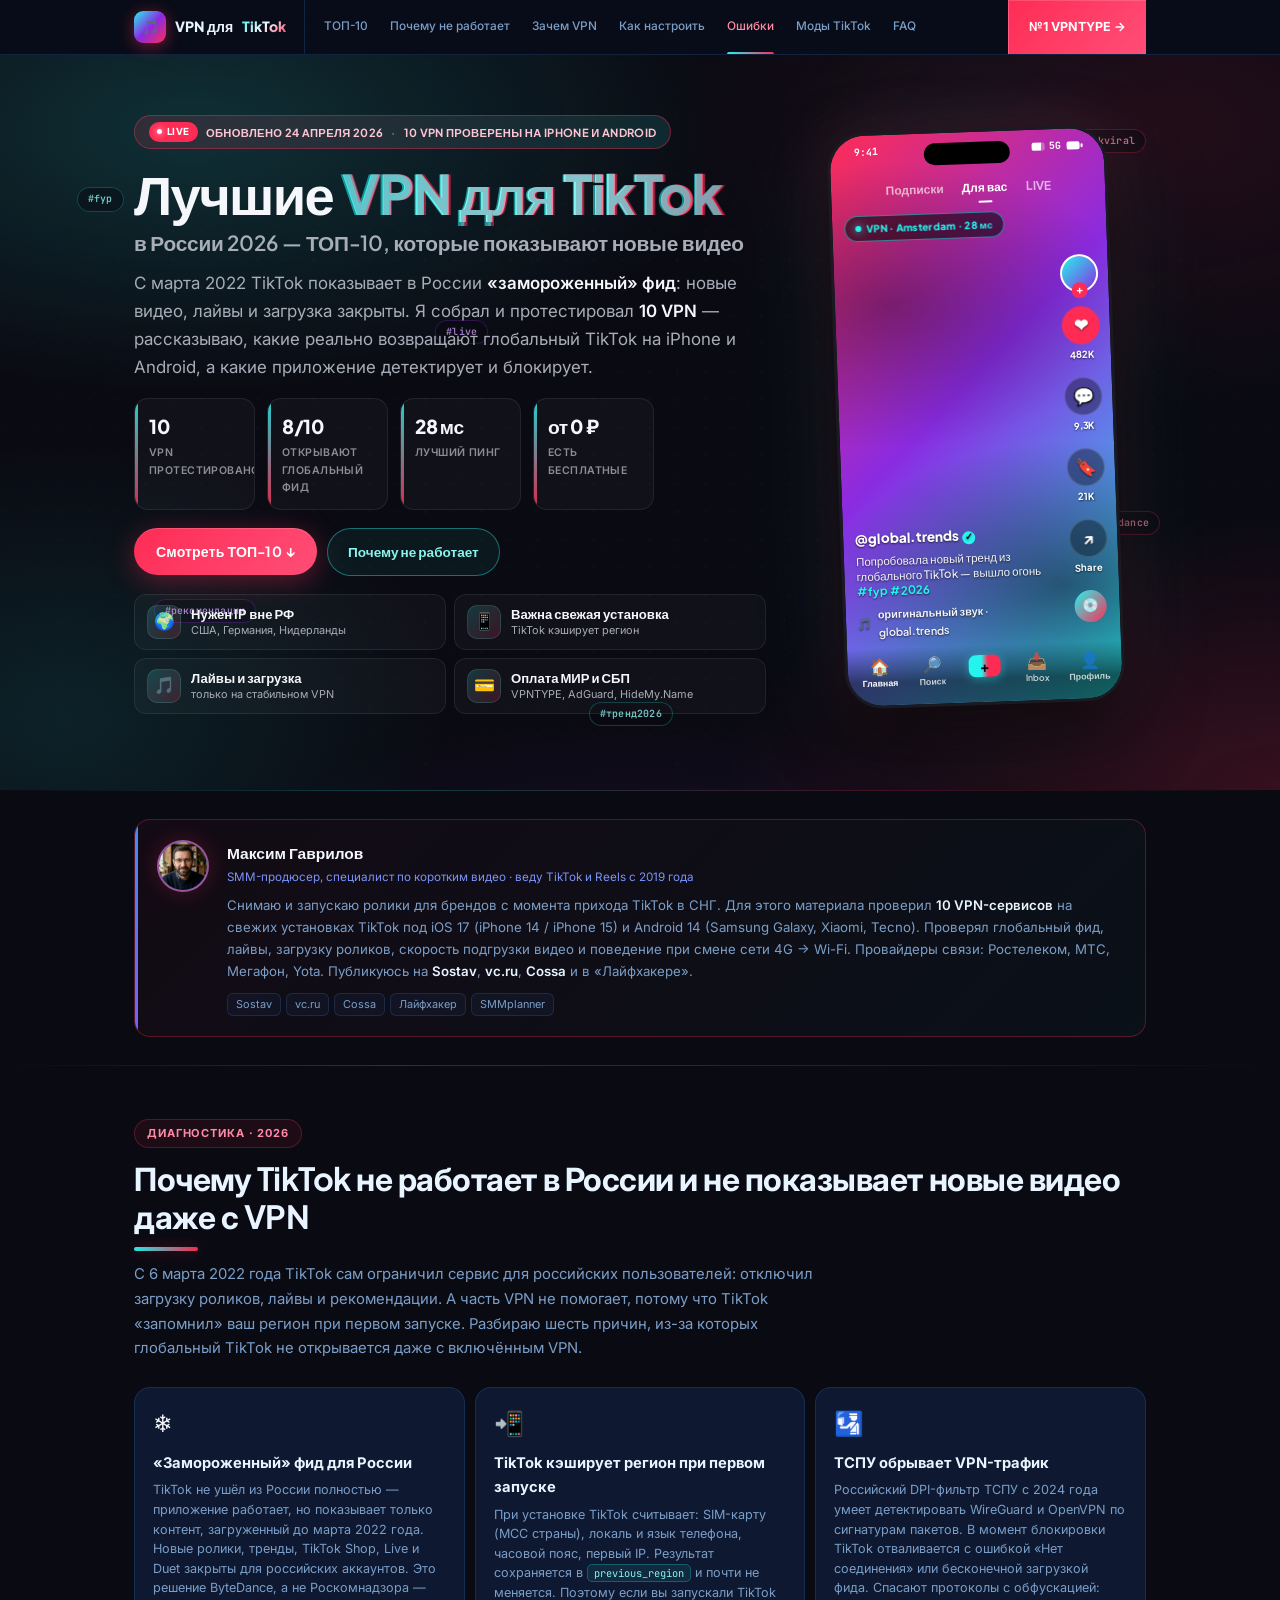
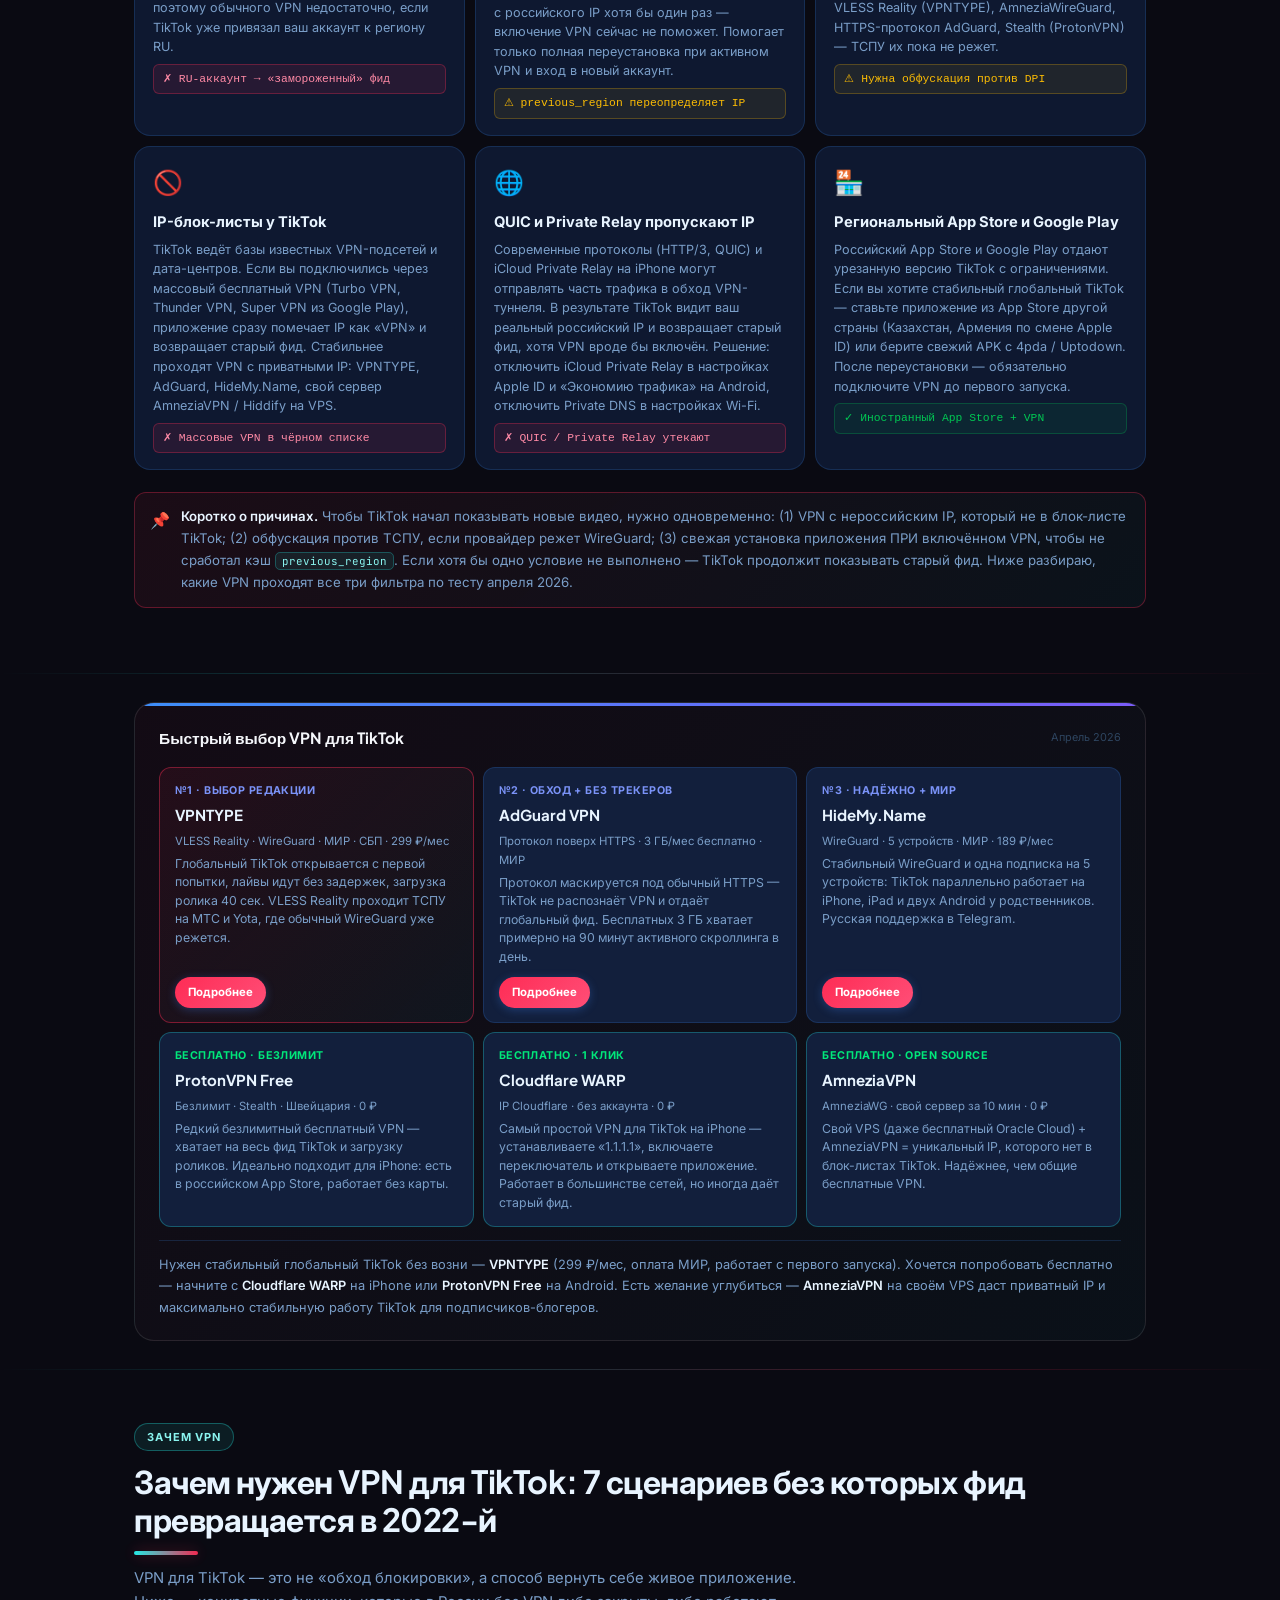
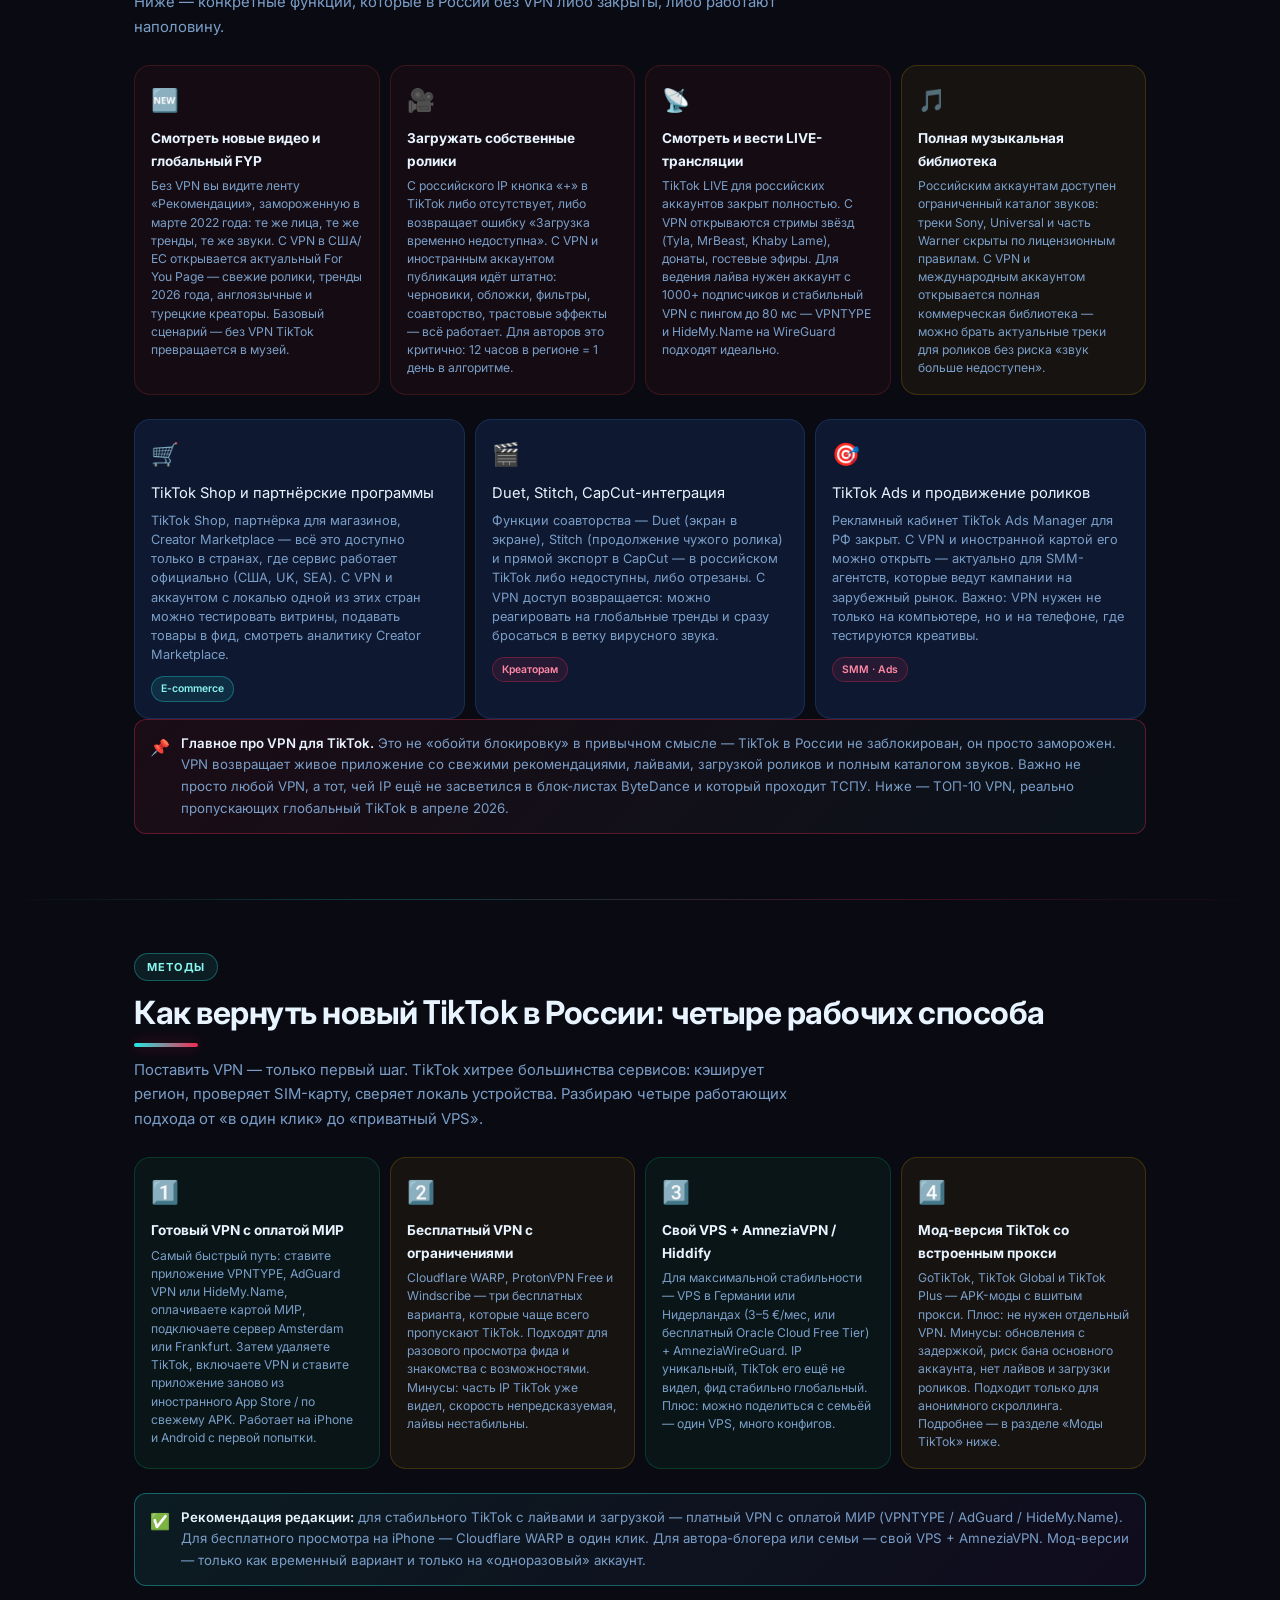
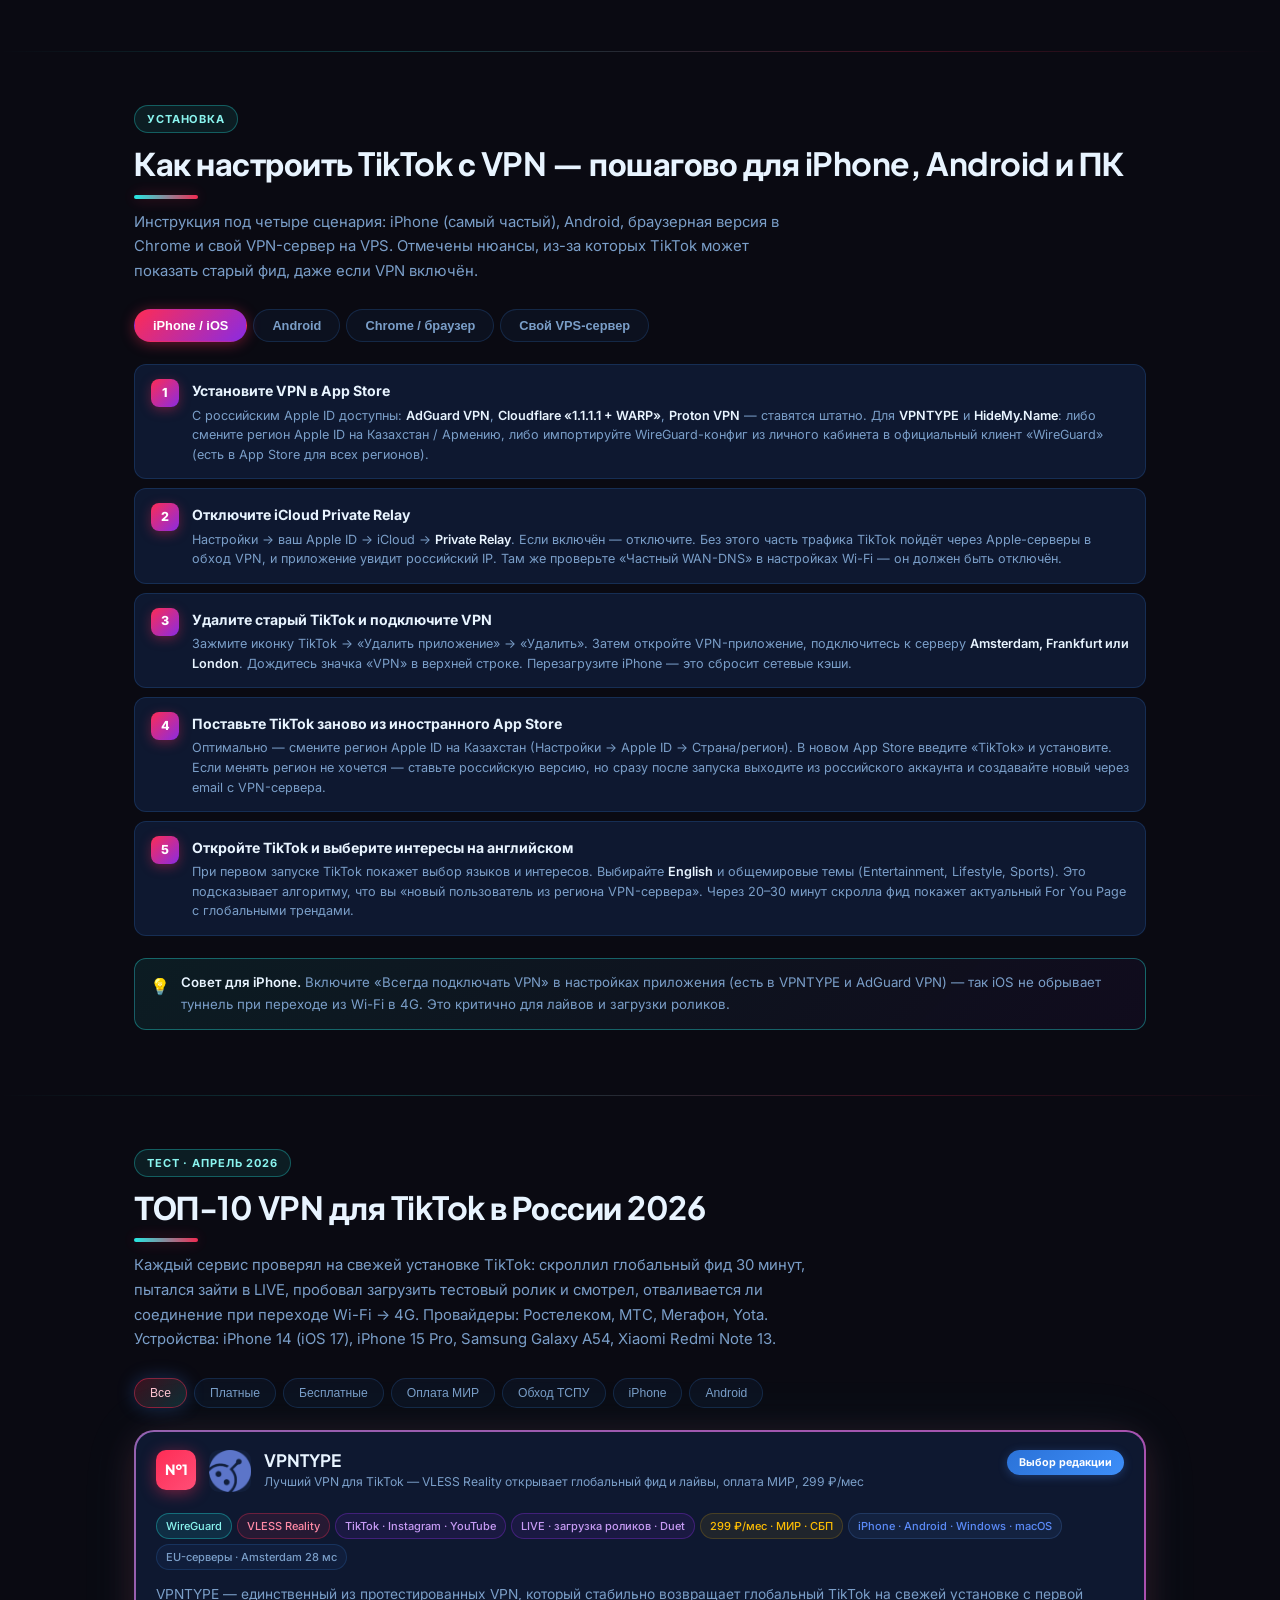
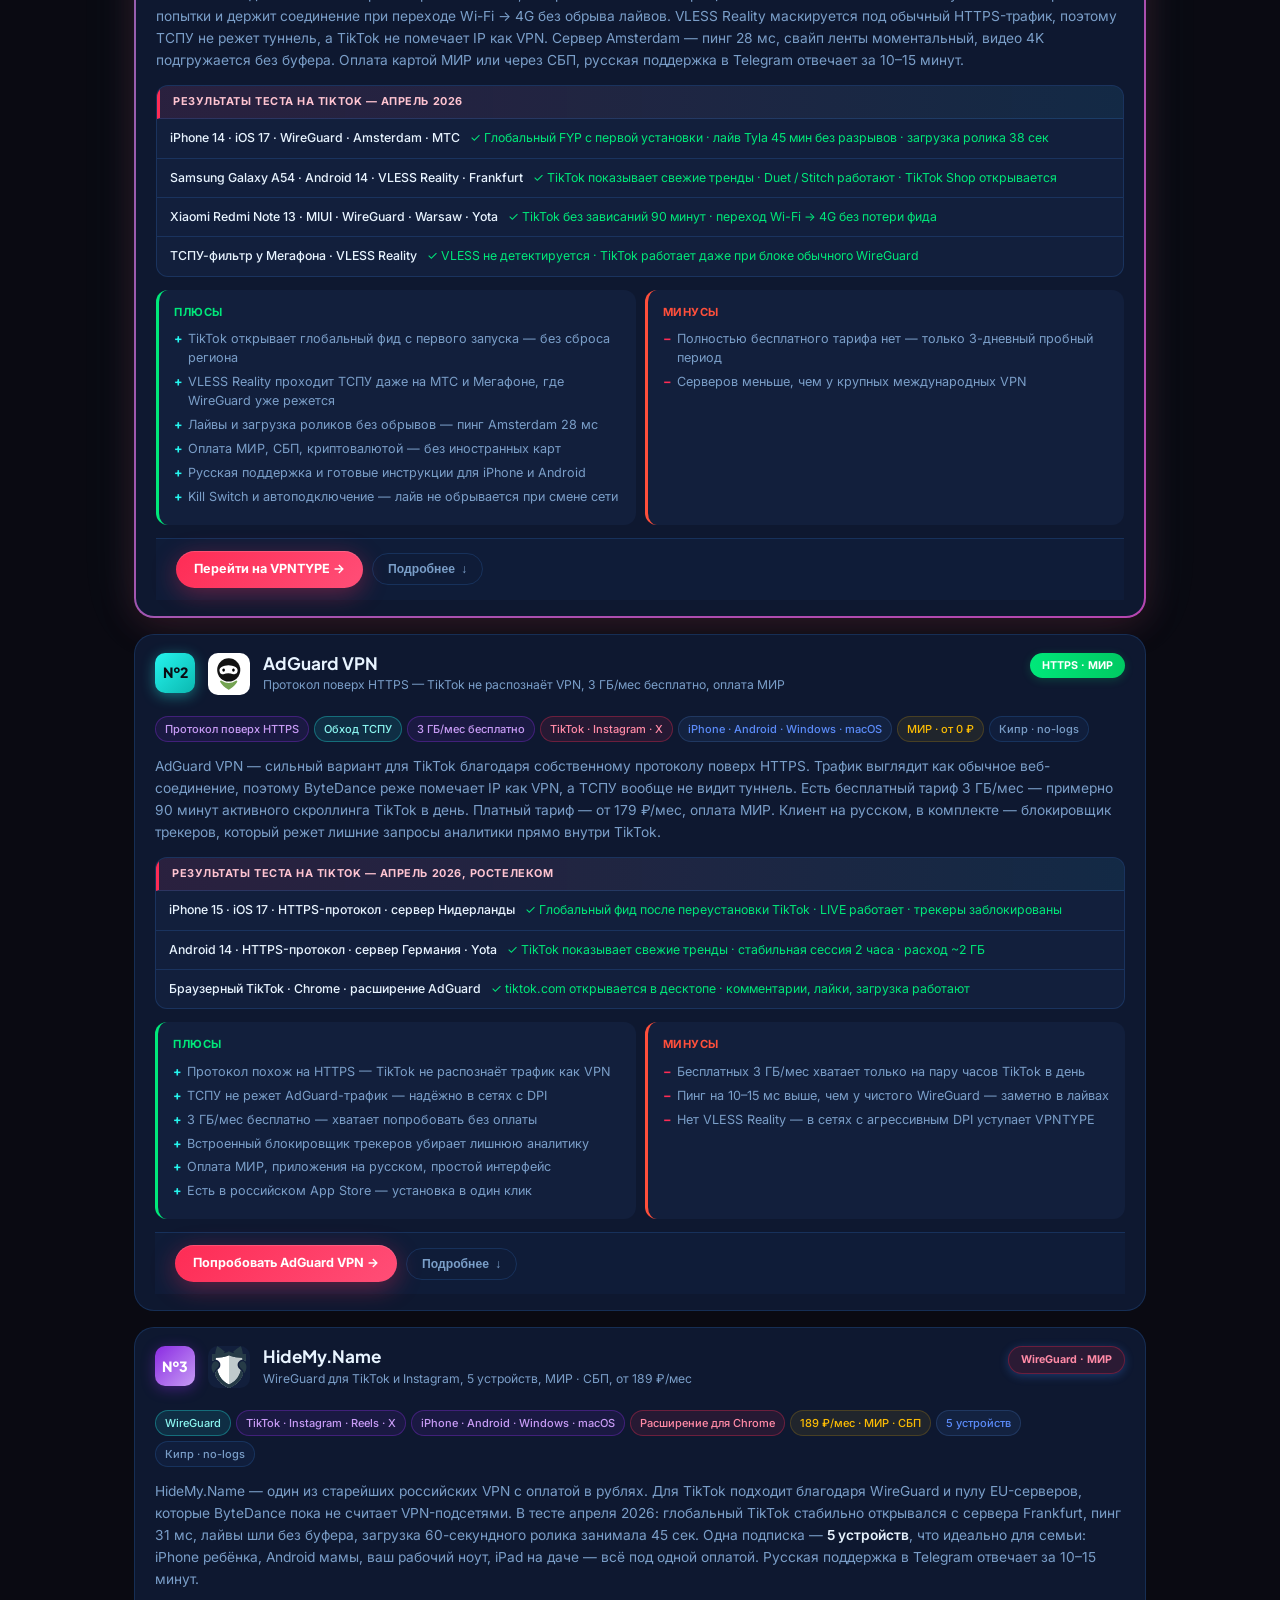
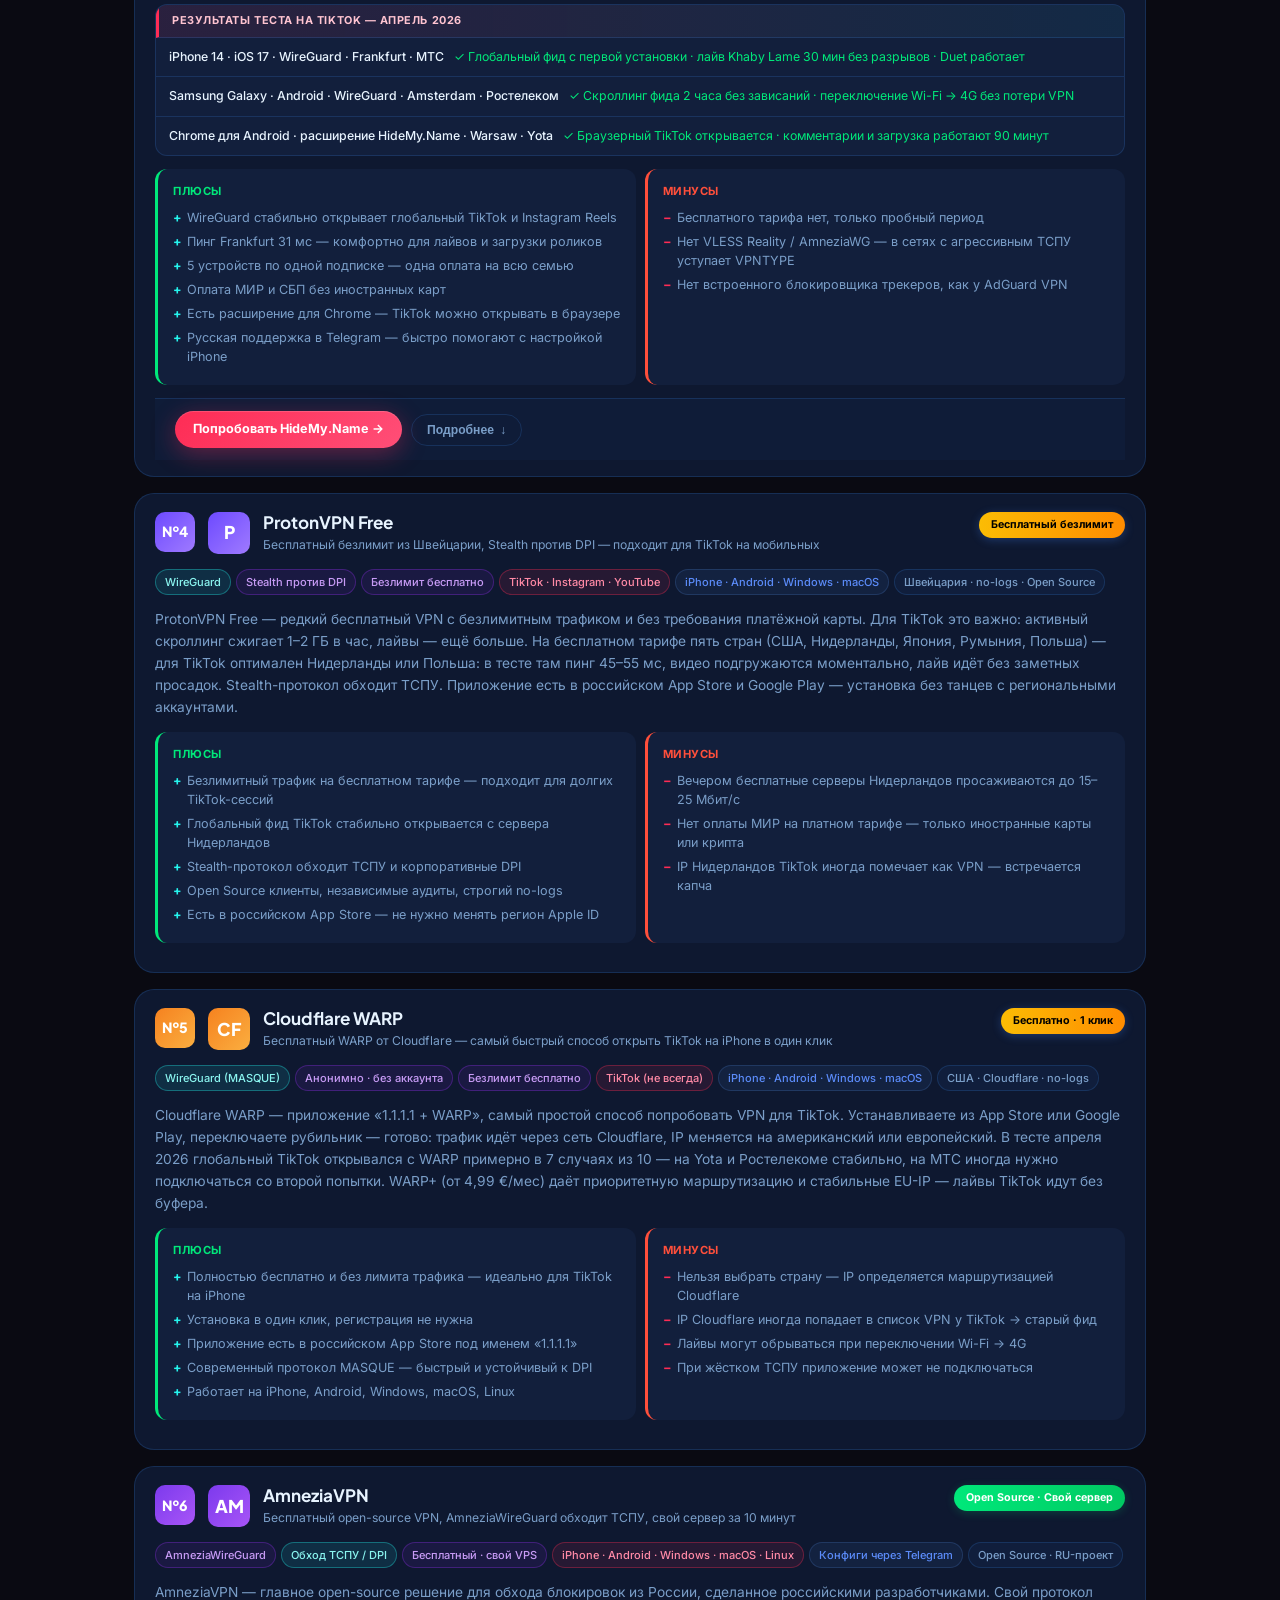
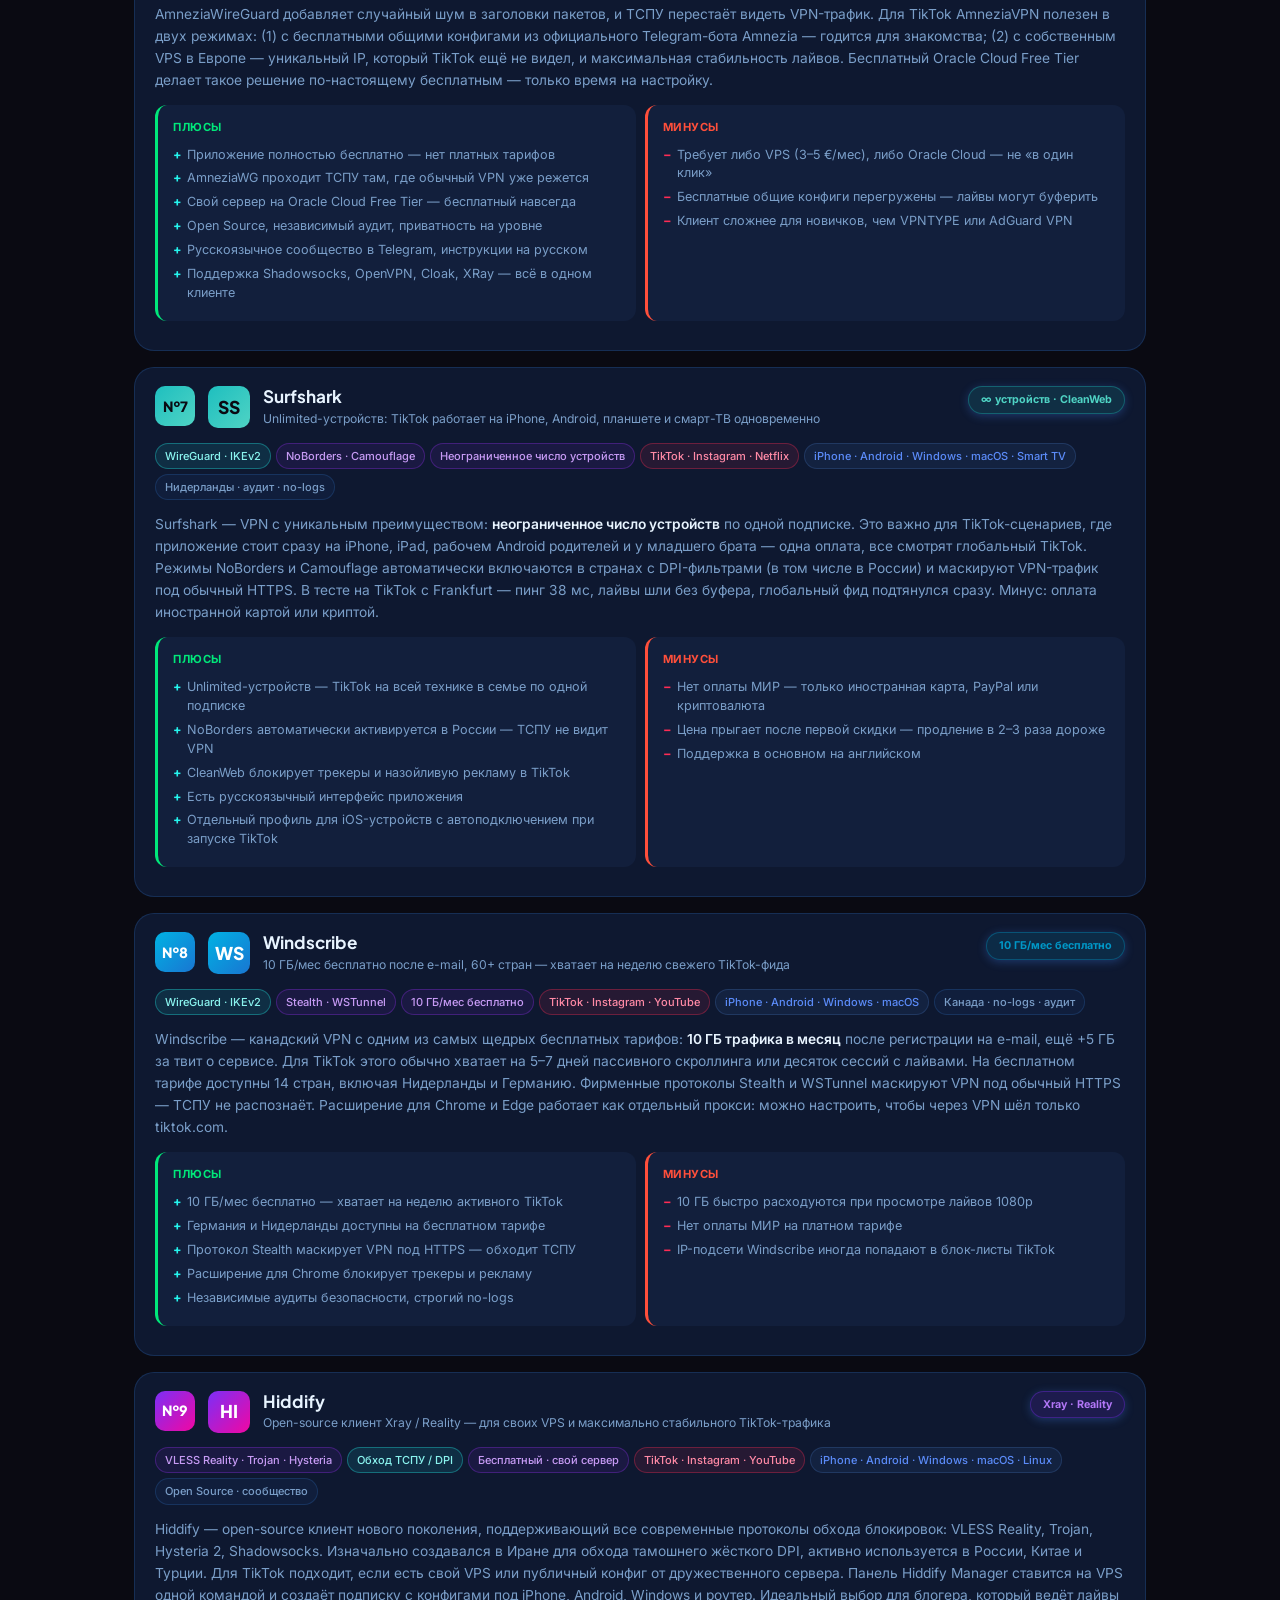
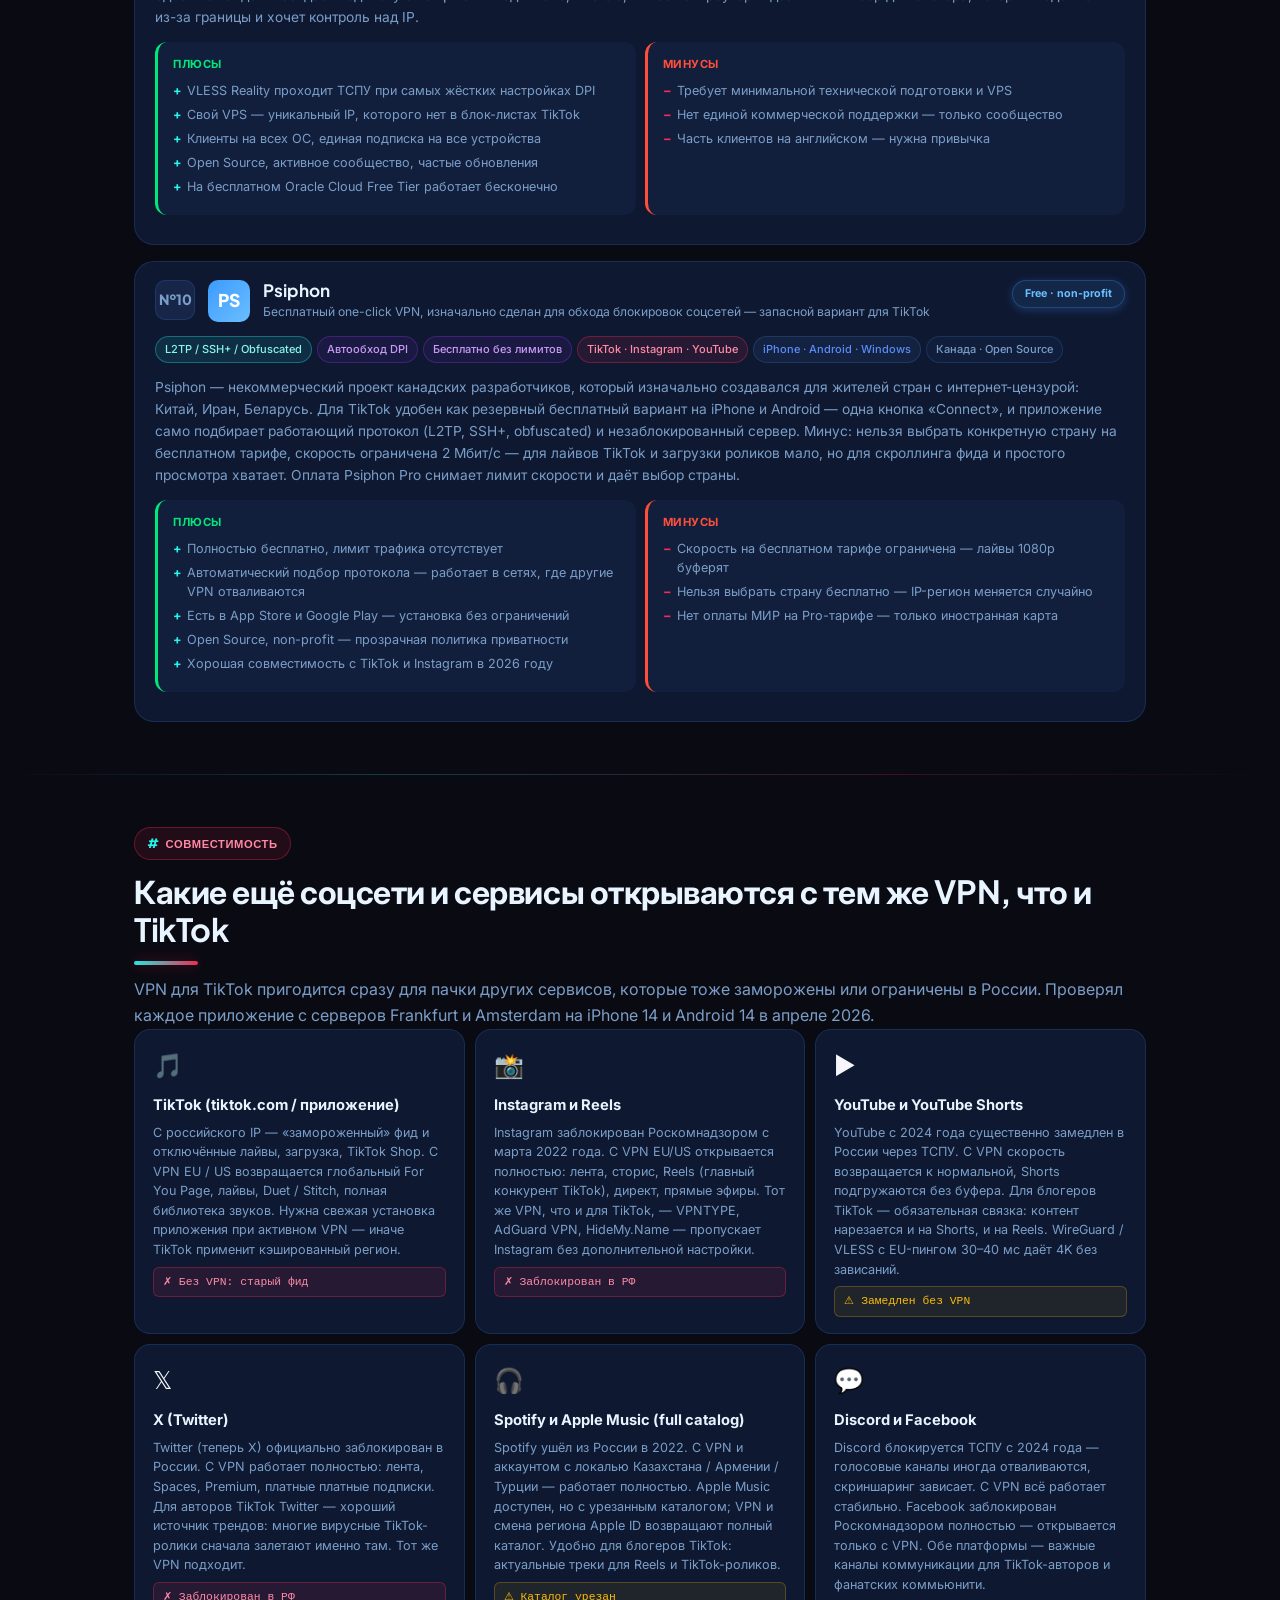
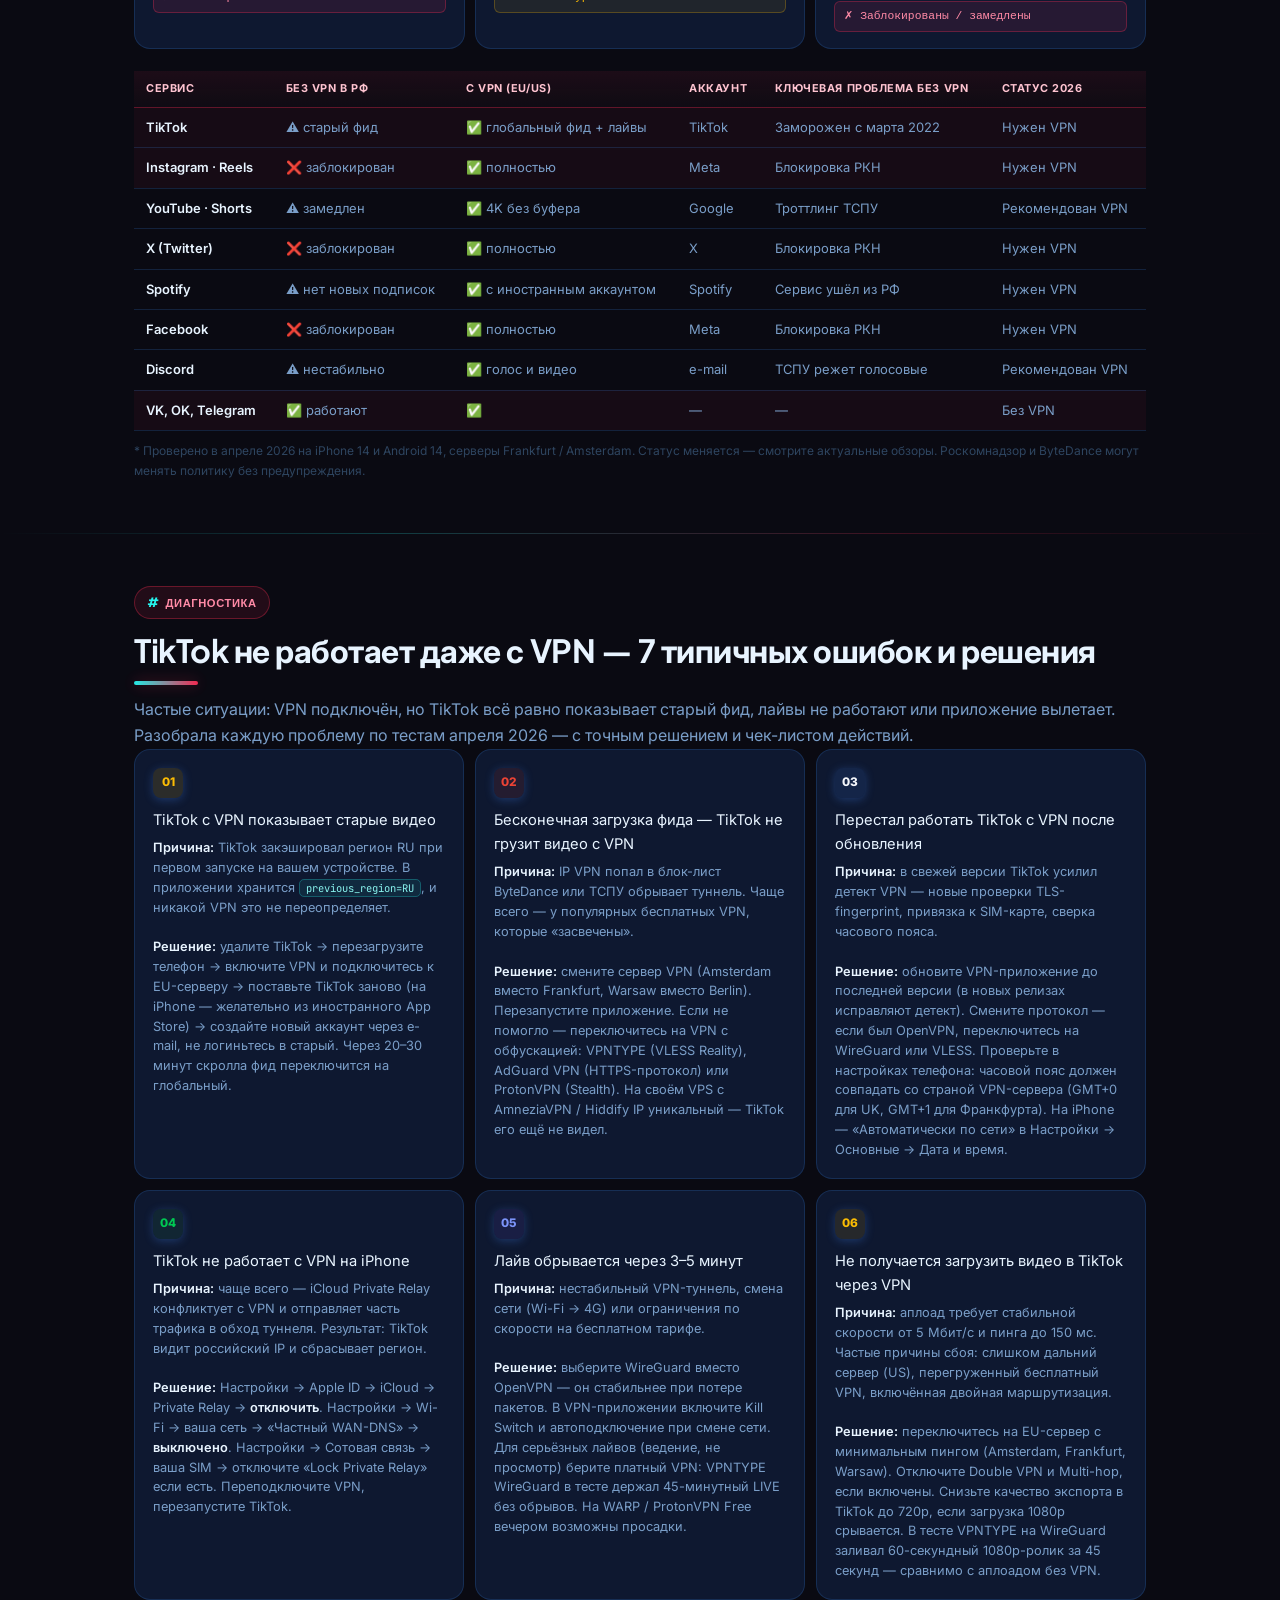
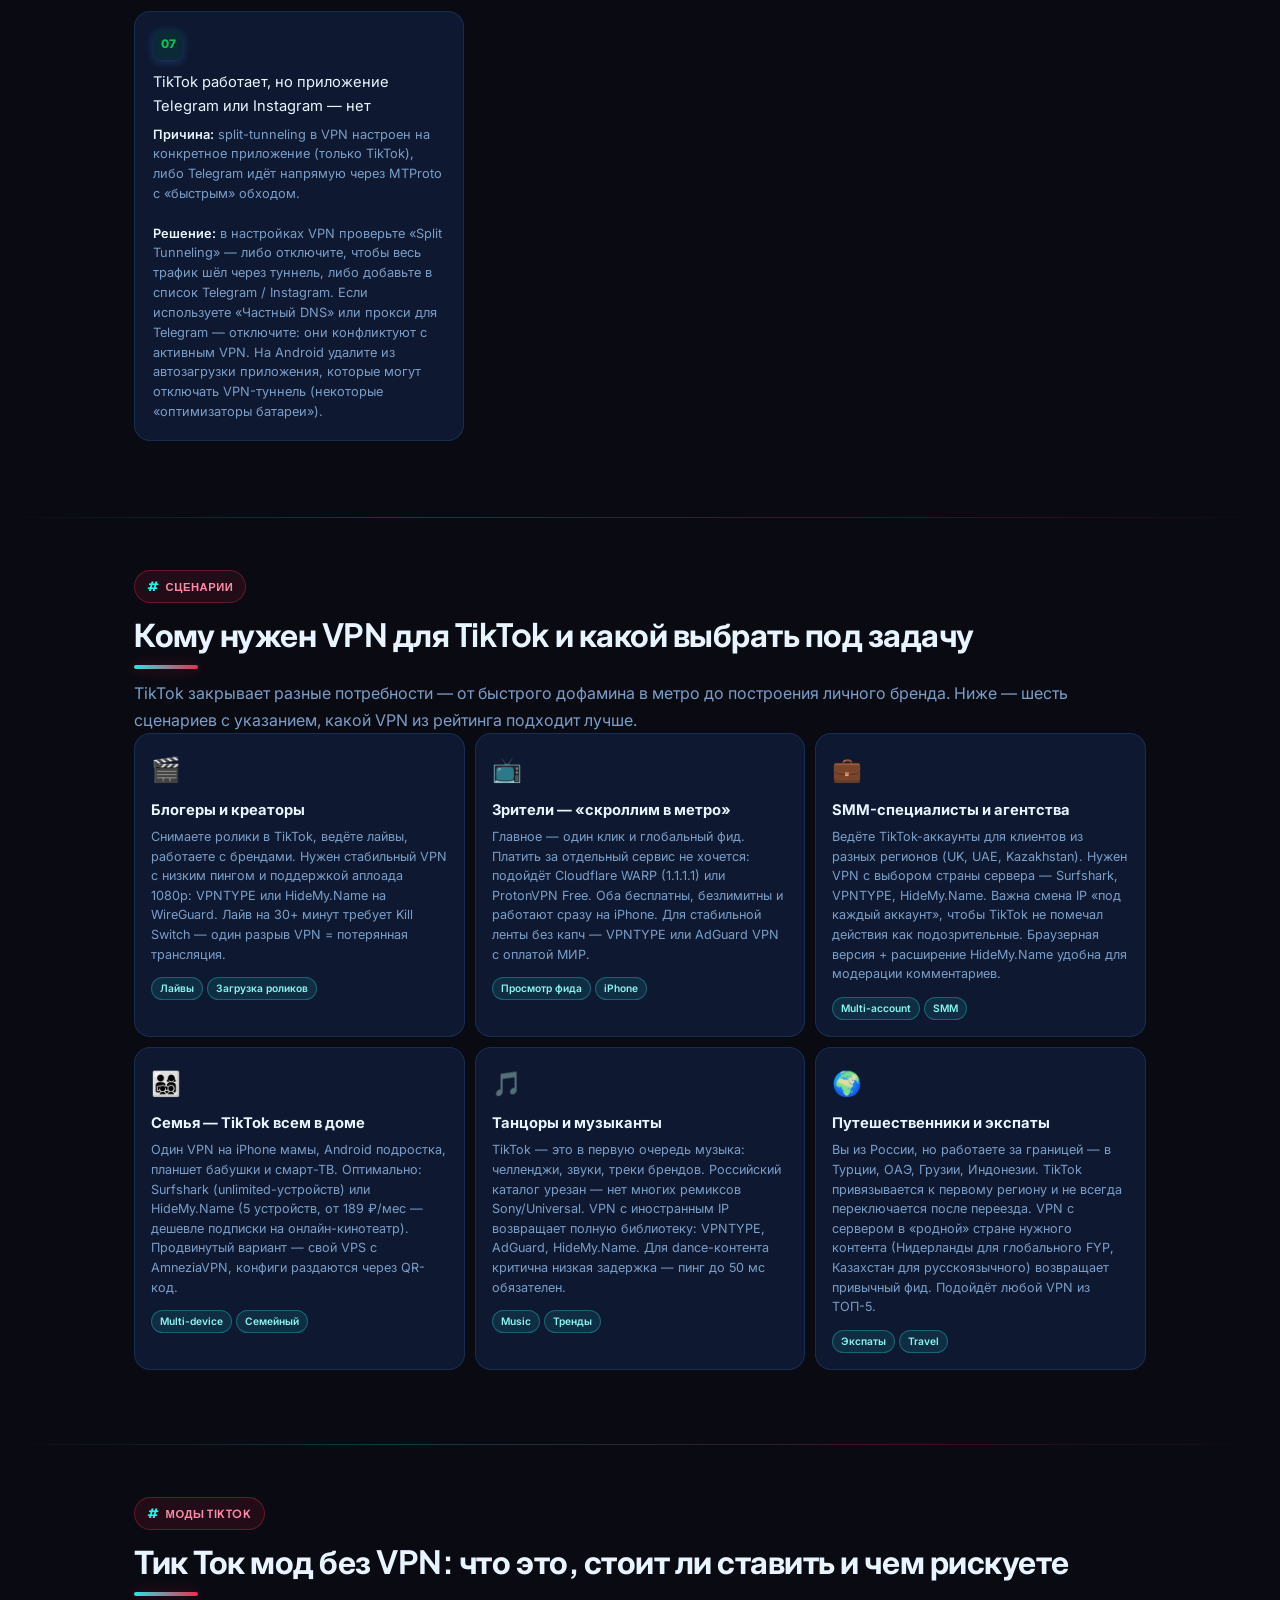
<file: index.html>
<!DOCTYPE html>
<html lang="ru">
<head>
<meta charset="UTF-8">
<meta name="viewport" content="width=device-width, initial-scale=1.0">
<title>Лучшие VPN для TikTok 2026 — ТОП-10: почему не работает с VPN и как смотреть новые видео</title>
<meta name="description" content="TikTok не грузит новые видео даже с VPN? Тест 10 рабочих VPN-сервисов для TikTok в апреле 2026: какие открывают глобальный фид, показывают новые ролики и работают на iPhone и Android. Инструкция для Москвы, Питера и всей России.">
<meta name="keywords" content="впн для тик тока, впн для тик тока на айфон, не работает тик ток с впн, бесплатный впн для тик тока, рабочий впн для тик тока, тик ток без впн, лучший впн для тик тока, скачать впн для тик тока, впн для тик тока на андроид, впн для тик тока 2026">
<link rel="icon" type="image/svg+xml" href="favicon.svg">
<link rel="shortcut icon" href="favicon.svg">
<link rel="apple-touch-icon" href="favicon.svg">
<meta name="theme-color" content="#FE2C55">
<link rel="stylesheet" href="styles.css">
<link rel="preconnect" href="https://fonts.googleapis.com">
<link rel="preconnect" href="https://fonts.gstatic.com" crossorigin>
<link href="https://fonts.googleapis.com/css2?family=Plus+Jakarta+Sans:wght@400;500;600;700;800&family=Inter:wght@400;500;600;700&family=JetBrains+Mono:wght@400;600&display=swap" rel="stylesheet">
<meta property="og:title" content="Лучшие VPN для TikTok 2026 — ТОП-10, которые реально показывают новые видео">
<meta property="og:description" content="Тест 10 VPN на TikTok в России: какие возвращают глобальный фид, открывают лайв-стримы и показывают свежие ролики на iPhone и Android. Апрель 2026.">
<meta property="og:type" content="article">
<meta property="og:locale" content="ru_RU">
  <!-- Yandex.Metrika counter -->
<script type="text/javascript">
    (function(m,e,t,r,i,k,a){
        m[i]=m[i]||function(){(m[i].a=m[i].a||[]).push(arguments)};
        m[i].l=1*new Date();
        for (var j = 0; j < document.scripts.length; j++) {if (document.scripts[j].src === r) { return; }}
        k=e.createElement(t),a=e.getElementsByTagName(t)[0],k.async=1,k.src=r,a.parentNode.insertBefore(k,a)
    })(window, document,'script','https://mc.yandex.ru/metrika/tag.js?id=108782120', 'ym');

    ym(108782120, 'init', {ssr:true, webvisor:true, clickmap:true, ecommerce:"dataLayer", referrer: document.referrer, url: location.href, accurateTrackBounce:true, trackLinks:true});
</script>
<noscript><div><img src="https://mc.yandex.ru/watch/108782120" style="position:absolute; left:-9999px;" alt="" /></div></noscript>
<!-- /Yandex.Metrika counter -->
<script type="application/ld+json">
{
  "@context": "https://schema.org",
  "@type": "Article",
  "headline": "Лучшие VPN для TikTok 2026 — ТОП-10, почему не работает и как вернуть новые видео",
  "description": "Практический тест VPN для TikTok в России: какие обходят региональную заглушку TikTok, показывают глобальный фид, открывают лайвы и работают на iPhone и Android. Апрель 2026.",
  "datePublished": "2026-04-05",
  "dateModified": "2026-04-24",
  "author": {
    "@type": "Person",
    "name": "Максим Гаврилов",
    "jobTitle": "SMM-продюсер, специалист по коротким видео",
    "description": "Работаю с TikTok, Reels и Shorts с 2019 года, веду канал про short-form video. Тестирую VPN для социальных сетей на iPhone и Android — публикуюсь на Sostav, vc.ru, Cossa и «Лайфхакере»."
  },
  "publisher": { "@type": "Organization", "name": "VPN для TikTok · Рейтинг 2026" },
  "inLanguage": "ru"
}
</script>
<script type="application/ld+json">
{
  "@context": "https://schema.org",
  "@type": "ItemList",
  "name": "ТОП-10 VPN для TikTok в России 2026",
  "numberOfItems": 10,
  "itemListElement": [
    { "@type": "ListItem", "position": 1,  "name": "VPNTYPE",        "description": "Лучший VPN для TikTok — VLESS Reality, 28 мс до Амстердама, глобальный фид, лайвы, оплата МИР, 299 ₽/мес" },
    { "@type": "ListItem", "position": 2,  "name": "AdGuard VPN",    "description": "Протокол поверх HTTPS — TikTok не распознаёт VPN, 3 ГБ/мес бесплатно, МИР" },
    { "@type": "ListItem", "position": 3,  "name": "HideMy.Name",    "description": "WireGuard для TikTok и Instagram, 5 устройств, МИР · СБП, от 189 ₽/мес" },
    { "@type": "ListItem", "position": 4,  "name": "ProtonVPN Free", "description": "Бесплатный безлимит из Швейцарии, Stealth против DPI — подходит для TikTok на мобильных" },
    { "@type": "ListItem", "position": 5,  "name": "Cloudflare WARP","description": "Бесплатный WARP — самый быстрый способ открыть TikTok на iPhone в один клик" },
    { "@type": "ListItem", "position": 6,  "name": "AmneziaVPN",     "description": "Open-source VPN с AmneziaWireGuard, обходит ТСПУ, свой сервер для стабильного TikTok" },
    { "@type": "ListItem", "position": 7,  "name": "Surfshark",      "description": "Unlimited-устройств — TikTok работает на iPhone, Android, планшете и смарт-ТВ одновременно" },
    { "@type": "ListItem", "position": 8,  "name": "Windscribe",     "description": "10 ГБ/мес бесплатно, 60+ стран — хватает на неделю свежего TikTok-фида" },
    { "@type": "ListItem", "position": 9,  "name": "Hiddify",        "description": "Open-source клиент Xray/Reality — для тех, кто держит свой VPS и стабильный TikTok-трафик" },
    { "@type": "ListItem", "position": 10, "name": "Psiphon",        "description": "Бесплатный one-click VPN, изначально создан для обхода блокировок соцсетей — запасной вариант для TikTok" }
  ]
}
</script>
<script type="application/ld+json">
{
  "@context": "https://schema.org",
  "@type": "FAQPage",
  "mainEntity": [
    {
      "@type": "Question",
      "name": "Почему TikTok не работает с VPN в России?",
      "acceptedAnswer": { "@type": "Answer", "text": "С марта 2022 года TikTok отключил загрузку новых видео, лайвы и рекомендации в России: российские IP видят «замороженный» фид с роликами до марта 2022 года. Просто поставить VPN недостаточно — приложение TikTok при первом запуске сохраняет регион пользователя по SIM-карте, локали телефона и первому IP. Поэтому часто даже с VPN TikTok продолжает отдавать старую ленту. Чтобы получить глобальный TikTok, нужно: выйти из аккаунта, удалить приложение, включить VPN ДО первого запуска и поставить TikTok заново с иностранного Apple ID или через APK." }
    },
    {
      "@type": "Question",
      "name": "Какой VPN лучший для TikTok в России 2026?",
      "acceptedAnswer": { "@type": "Answer", "text": "По тесту апреля 2026 — VPNTYPE. VLESS Reality не детектируется ТСПУ, серверы Amsterdam и Frankfurt с пингом 28 мс, TikTok открывается с первой попытки и показывает глобальный фид с новыми видео. Оплата МИР и СБП. Альтернативы с оплатой в рублях: AdGuard VPN (HTTPS-протокол, 3 ГБ бесплатно) и HideMy.Name (WireGuard, 5 устройств, 189 ₽/мес). Бесплатные варианты: ProtonVPN Free (безлимит), Cloudflare WARP (в один клик на iPhone) и AmneziaVPN на своём сервере." }
    },
    {
      "@type": "Question",
      "name": "Почему TikTok даже с VPN показывает старые видео?",
      "acceptedAnswer": { "@type": "Answer", "text": "TikTok определяет регион не только по IP, но и по SIM-карте, локали устройства, первому входу в аккаунт и кэшированному previous_region. Если вы уже заходили в TikTok с российского IP — приложение «помнит» ваш регион и продолжает отдавать старый фид, даже если сейчас VPN включён. Решение: удалить TikTok, подключить VPN, перезагрузить телефон, поставить приложение заново и войти в новый аккаунт. На iOS также помогает сменить регион Apple ID (Казахстан, Армения) и ставить TikTok из иностранного App Store." }
    },
    {
      "@type": "Question",
      "name": "Есть ли бесплатный VPN для TikTok на Android и iPhone?",
      "acceptedAnswer": { "@type": "Answer", "text": "Да. Три бесплатных варианта, которые работали с TikTok в апреле 2026: Cloudflare WARP (приложение «1.1.1.1» — подключение в один клик, безлимит), ProtonVPN Free (безлимит трафика, 5 стран на бесплатном тарифе) и Windscribe (10 ГБ/мес после регистрации на e-mail). AmneziaVPN бесплатен по приложению, но требует свой VPS — на Oracle Cloud Free Tier выходит 0 ₽ в месяц. Бесплатные VPN из Google Play вроде Turbo VPN и Super VPN TikTok часто блокирует сразу." }
    },
    {
      "@type": "Question",
      "name": "Можно ли смотреть TikTok без VPN в 2026?",
      "acceptedAnswer": { "@type": "Answer", "text": "Можно, но вы увидите только «замороженный» фид — российские видео, опубликованные до марта 2022 года. Новые ролики, глобальные тренды, лайвы и большинство функций (загрузка видео, TikTok Shop, Duet / Stitch) без VPN недоступны. Исключение — мод-версии TikTok (GoTikTok, TikTok Global), которые содержат встроенный прокси, но их установка нарушает правила сервиса: есть риск бана аккаунта. Официальный способ смотреть новый TikTok в России — VPN плюс свежая установка приложения." }
    },
    {
      "@type": "Question",
      "name": "Какой VPN для TikTok на айфон 2026?",
      "acceptedAnswer": { "@type": "Answer", "text": "Для iPhone лучший выбор — VPNTYPE (WireGuard-конфиг импортируется в официальное приложение WireGuard из App Store) или AdGuard VPN, который есть в российском App Store. Бесплатный вариант — Cloudflare WARP (приложение «1.1.1.1»). Важно отключить iCloud Private Relay — он конфликтует с VPN и отправляет часть трафика напрямую, из-за чего TikTok видит российский IP. Ещё один нюанс iPhone: приложение TikTok нужно ставить из иностранного App Store (Apple ID Казахстана или Армении) — российская версия урезана." }
    },
    {
      "@type": "Question",
      "name": "Не работает TikTok с VPN — что делать?",
      "acceptedAnswer": { "@type": "Answer", "text": "Проверьте по порядку: 1) VPN действительно активен и отдаёт иностранный IP — откройте 2ip.ru или ipleak.net в браузере. 2) Отключите iCloud Private Relay на iPhone и «Экономию трафика» на Android. 3) В Chrome для Android отключите «Experimental QUIC protocol» — иначе трафик TikTok может идти мимо VPN. 4) Удалите приложение TikTok, перезагрузите телефон и поставьте заново ПРИ активном VPN. 5) Войдите в новый аккаунт или создайте его с нуля, чтобы TikTok не применил кэшированный российский регион. 6) Выберите сервер VPN в стране с активным TikTok-контентом — США, Великобритания, Германия, Нидерланды." }
    },
    {
      "@type": "Question",
      "name": "Замедляет ли VPN работу TikTok?",
      "acceptedAnswer": { "@type": "Answer", "text": "На нормальном VPN с пингом до 80 мс и скоростью от 20 Мбит/с TikTok работает так же плавно, как без VPN: видео подгружаются быстро, свайп не зависает. Просадка видна на перегруженных бесплатных серверах — ProtonVPN Free вечером может тормозить, WARP иногда режет скорость. Для стабильной работы с лайвами и загрузкой роликов выбирайте платные сервисы с WireGuard или VLESS: VPNTYPE и HideMy.Name в тесте не давали просадок даже при длинных сессиях скроллинга TikTok по 60–90 минут." }
    },
    {
      "@type": "Question",
      "name": "Тик ток мод без VPN — что это и стоит ли ставить?",
      "acceptedAnswer": { "@type": "Answer", "text": "Мод-версии TikTok (GoTikTok, TikTok Global, TikTok Plus) — это модифицированные APK-сборки, в которые встроен прокси. Они позволяют видеть глобальный фид без отдельного VPN, но имеют минусы: обновления выходят с задержкой, встроенный прокси может логировать трафик, а главное — вход под вашим основным аккаунтом TikTok через мод приводит к бану. Безопаснее вариант: официальный TikTok + проверенный VPN (VPNTYPE, AdGuard VPN). Если всё-таки ставите мод — только на «одноразовый» аккаунт и только из репозиториев, которые рекомендованы сообществом (например, 4pda-тред)." }
    }
  ]
}
</script>
</head>

<body>
<div id="read-progress"></div>

<!-- NAVIGATION -->
<nav class="site-nav" role="navigation" aria-label="Основная навигация">
  <div class="container">
    <div class="nav-inner">
      <a href="#" class="nav-logo">
        <div class="logo-icon">🎵</div>
        VPN для <span class="logo-word">TikTok</span>
      </a>
      <ul class="nav-tabs">
        <li><a href="#top10">ТОП-10</a></li>
        <li><a href="#why-blocked">Почему не работает</a></li>
        <li><a href="#why-vpn">Зачем VPN</a></li>
        <li><a href="#setup">Как настроить</a></li>
        <li><a href="#problems">Ошибки</a></li>
        <li><a href="#mods">Моды TikTok</a></li>
        <li><a href="#faq">FAQ</a></li>
      </ul>
      <a href="#vpntype-card" class="nav-cta">№1 VPNTYPE →</a>
      <button class="burger" id="burger-btn" aria-label="Меню" aria-expanded="false">
        <span></span><span></span><span></span>
      </button>
    </div>
  </div>
</nav>

<div class="mobile-menu" id="mobile-menu">
  <a href="#top10">ТОП-10 VPN для TikTok</a>
  <a href="#why-blocked">Почему TikTok не работает</a>
  <a href="#why-vpn">Зачем нужен VPN</a>
  <a href="#setup">Как настроить TikTok с VPN</a>
  <a href="#problems">Ошибки и решения</a>
  <a href="#mods">Моды TikTok без VPN</a>
  <a href="#usecases">Для кого TikTok</a>
  <a href="#comparison">Сравнение VPN</a>
  <a href="#faq">Частые вопросы</a>
  <a href="#vpntype-card" class="mm-cta">Попробовать VPNTYPE №1 →</a>
</div>
<!-- HERO -->
<section class="tt-hero" aria-label="Лучшие VPN для TikTok 2026">
  <div class="tt-hero-bg" aria-hidden="true"></div>
  <div class="tt-hero-noise" aria-hidden="true"></div>

  <!-- Floating hashtags -->
  <div class="tt-tags" aria-hidden="true">
    <span class="tt-tag" style="--x:6%;--y:18%;--d:0s;--r:-3deg">#fyp</span>
    <span class="tt-tag" style="--x:82%;--y:10%;--d:1.3s;--r:2deg">#tiktokviral</span>
    <span class="tt-tag" style="--x:12%;--y:74%;--d:2.6s;--r:4deg">#рекомендации</span>
    <span class="tt-tag" style="--x:86%;--y:62%;--d:0.6s;--r:-2deg">#dance</span>
    <span class="tt-tag" style="--x:46%;--y:88%;--d:3.4s;--r:3deg">#тренд2026</span>
    <span class="tt-tag" style="--x:34%;--y:36%;--d:1.9s;--r:-4deg">#live</span>
  </div>

  <div class="container">
    <div class="tt-hero-inner">

      <!-- Text column -->
      <div class="tt-hero-text">
        <div class="tt-eyebrow fade-up">
          <span class="tt-eyebrow-live">LIVE</span>
          <span>Обновлено 24 апреля 2026</span>
          <span class="tt-eyebrow-sep">·</span>
          <span>10 VPN проверены на iPhone и Android</span>
        </div>

        <h1 class="tt-h1 fade-up delay-1">
          Лучшие <span class="tt-h1-accent">VPN для TikTok</span>
          <span class="tt-h1-sub">в России 2026 — ТОП-10, которые показывают новые видео</span>
        </h1>

        <p class="tt-lead fade-up delay-2">
          С марта 2022 TikTok показывает в России <strong>«замороженный» фид</strong>: новые видео, лайвы и загрузка закрыты. Я собрал и протестировал <strong>10 VPN</strong> — рассказываю, какие реально возвращают глобальный TikTok на iPhone и Android, а какие приложение детектирует и блокирует.
        </p>

        <div class="tt-stats fade-up delay-3">
          <div class="tt-stat">
            <span class="tt-stat-v">10</span>
            <span class="tt-stat-k">VPN протестировано</span>
          </div>
          <div class="tt-stat">
            <span class="tt-stat-v">8/10</span>
            <span class="tt-stat-k">открывают глобальный фид</span>
          </div>
          <div class="tt-stat">
            <span class="tt-stat-v">28 мс</span>
            <span class="tt-stat-k">лучший пинг</span>
          </div>
          <div class="tt-stat">
            <span class="tt-stat-v">от 0 ₽</span>
            <span class="tt-stat-k">есть бесплатные</span>
          </div>
        </div>

        <div class="tt-actions fade-up delay-3">
          <a href="#top10" class="tt-btn-primary">Смотреть ТОП-10 ↓</a>
          <a href="#why-blocked" class="tt-btn-ghost">Почему не работает</a>
        </div>

        <div class="tt-chips fade-up delay-4">
          <div class="tt-chip">
            <span class="tt-chip-ico">🌍</span>
            <div class="tt-chip-body"><b>Нужен IP вне РФ</b><span>США, Германия, Нидерланды</span></div>
          </div>
          <div class="tt-chip">
            <span class="tt-chip-ico">📱</span>
            <div class="tt-chip-body"><b>Важна свежая установка</b><span>TikTok кэширует регион</span></div>
          </div>
          <div class="tt-chip">
            <span class="tt-chip-ico">🎵</span>
            <div class="tt-chip-body"><b>Лайвы и загрузка</b><span>только на стабильном VPN</span></div>
          </div>
          <div class="tt-chip">
            <span class="tt-chip-ico">💳</span>
            <div class="tt-chip-body"><b>Оплата МИР и СБП</b><span>VPNTYPE, AdGuard, HideMy.Name</span></div>
          </div>
        </div>
      </div>

      <!-- Phone mockup column -->
      <div class="tt-phone-wrap fade-up delay-2" role="presentation">
        <div class="tt-phone" aria-hidden="true">
          <div class="tt-screen">

            <div class="tt-status">
              <span>9:41</span>
              <span class="tt-status-right">
                <span class="tt-bars"></span>
                <span>5G</span>
                <span class="tt-battery"></span>
              </span>
            </div>

            <div class="tt-tabs">
              <span>Подписки</span>
              <span class="active">Для вас</span>
              <span>LIVE</span>
            </div>

            <div class="tt-vpn-badge">
              <span class="tt-vpn-dot"></span> VPN · Amsterdam · 28 мс
            </div>

            <div class="tt-caption">
              <div class="tt-creator">@global.trends <span class="tt-creator-verified">✓</span></div>
              <div class="tt-text">Попробовала новый тренд из глобального TikTok — вышло огонь <span class="tt-hashtag">#fyp</span> <span class="tt-hashtag">#2026</span></div>
              <div class="tt-music-row">
                <span class="tt-music-ico">🎵</span>
                <span>оригинальный звук · global.trends</span>
              </div>
            </div>

            <div class="tt-side">
              <div class="tt-side-avatar"></div>
              <div class="tt-side-btn">
                <div class="tt-side-ico liked">❤</div>
                <span>482K</span>
              </div>
              <div class="tt-side-btn">
                <div class="tt-side-ico">💬</div>
                <span>9,3K</span>
              </div>
              <div class="tt-side-btn">
                <div class="tt-side-ico">🔖</div>
                <span>21K</span>
              </div>
              <div class="tt-side-btn">
                <div class="tt-side-ico">↗</div>
                <span>Share</span>
              </div>
              <div class="tt-record" aria-hidden="true">💿</div>
            </div>

            <div class="tt-botnav">
              <div class="tt-botnav-item active"><span class="tt-botnav-ico">🏠</span>Главная</div>
              <div class="tt-botnav-item"><span class="tt-botnav-ico">🔎</span>Поиск</div>
              <div class="tt-botnav-item"><span class="tt-botnav-plus">+</span></div>
              <div class="tt-botnav-item"><span class="tt-botnav-ico">📥</span>Inbox</div>
              <div class="tt-botnav-item"><span class="tt-botnav-ico">👤</span>Профиль</div>
            </div>

          </div>
        </div>
      </div>

    </div>
  </div>
</section>

<div class="divider"></div>
<!-- AUTHOR -->
<section class="section-sm">
  <div class="container">
    <div class="author-box">
      <div class="author-photo">
        <img src="author.jpg" alt="Максим Гаврилов" onerror="this.style.display='none';this.parentNode.innerHTML='🎵'">
      </div>
      <div class="author-info">
        <div class="author-name">Максим Гаврилов</div>
        <div class="author-role">SMM-продюсер, специалист по коротким видео · веду TikTok и Reels с 2019 года</div>
        <p class="author-bio">
          Снимаю и запускаю ролики для брендов с момента прихода TikTok в СНГ. Для этого материала проверил <strong>10 VPN-сервисов</strong> на свежих установках TikTok под iOS 17 (iPhone 14 / iPhone 15) и Android 14 (Samsung Galaxy, Xiaomi, Tecno). Проверял глобальный фид, лайвы, загрузку роликов, скорость подгрузки видео и поведение при смене сети 4G → Wi-Fi. Провайдеры связи: Ростелеком, МТС, Мегафон, Yota. Публикуюсь на <strong>Sostav</strong>, <strong>vc.ru</strong>, <strong>Cossa</strong> и в «Лайфхакере».
        </p>
        <div class="author-pubs">
          <span class="author-pub">Sostav</span>
          <span class="author-pub">vc.ru</span>
          <span class="author-pub">Cossa</span>
          <span class="author-pub">Лайфхакер</span>
          <span class="author-pub">SMMplanner</span>
        </div>
      </div>
    </div>
  </div>
</section>

<div class="divider"></div>
<!-- WHY BLOCKED -->
<section class="section" id="why-blocked">
  <div class="container">
    <div class="sec-badge teal">Диагностика · 2026</div>
    <h2 class="section-title">Почему TikTok не работает в России и не показывает новые видео даже с VPN</h2>
    <p class="section-intro">
      С 6 марта 2022 года TikTok сам ограничил сервис для российских пользователей: отключил загрузку роликов, лайвы и рекомендации. А часть VPN не помогает, потому что TikTok «запомнил» ваш регион при первом запуске. Разбираю шесть причин, из-за которых глобальный TikTok не открывается даже с включённым VPN.
    </p>

    <div class="wg-concept-grid">
      <div class="wg-concept-card">
        <div class="wg-concept-icon">❄️</div>
        <div class="wg-concept-title">«Замороженный» фид для России</div>
        <div class="wg-concept-desc">TikTok не ушёл из России полностью — приложение работает, но показывает только контент, загруженный до марта 2022 года. Новые ролики, тренды, TikTok Shop, Live и Duet закрыты для российских аккаунтов. Это решение ByteDance, а не Роскомнадзора — поэтому обычного VPN недостаточно, если TikTok уже привязал ваш аккаунт к региону RU.</div>
        <div class="wg-concept-code" style="background:rgba(254,44,85,.1);border-color:rgba(254,44,85,.3);color:#FF8AA6">✗ RU-аккаунт → «замороженный» фид</div>
      </div>

      <div class="wg-concept-card">
        <div class="wg-concept-icon">📲</div>
        <div class="wg-concept-title">TikTok кэширует регион при первом запуске</div>
        <div class="wg-concept-desc">При установке TikTok считывает: SIM-карту (MCC страны), локаль и язык телефона, часовой пояс, первый IP. Результат сохраняется в <code>previous_region</code> и почти не меняется. Поэтому если вы запускали TikTok с российского IP хотя бы один раз — включение VPN сейчас не поможет. Помогает только полная переустановка при активном VPN и вход в новый аккаунт.</div>
        <div class="wg-concept-code" style="background:rgba(251,188,4,.08);border-color:rgba(251,188,4,.25);color:var(--amber)">⚠ previous_region переопределяет IP</div>
      </div>

      <div class="wg-concept-card">
        <div class="wg-concept-icon">🛂</div>
        <div class="wg-concept-title">ТСПУ обрывает VPN-трафик</div>
        <div class="wg-concept-desc">Российский DPI-фильтр ТСПУ с 2024 года умеет детектировать WireGuard и OpenVPN по сигнатурам пакетов. В момент блокировки TikTok отваливается с ошибкой «Нет соединения» или бесконечной загрузкой фида. Спасают протоколы с обфускацией: VLESS Reality (VPNTYPE), AmneziaWireGuard, HTTPS-протокол AdGuard, Stealth (ProtonVPN) — ТСПУ их пока не режет.</div>
        <div class="wg-concept-code" style="background:rgba(251,188,4,.08);border-color:rgba(251,188,4,.25);color:var(--amber)">⚠ Нужна обфускация против DPI</div>
      </div>

      <div class="wg-concept-card">
        <div class="wg-concept-icon">🚫</div>
        <div class="wg-concept-title">IP-блок-листы у TikTok</div>
        <div class="wg-concept-desc">TikTok ведёт базы известных VPN-подсетей и дата-центров. Если вы подключились через массовый бесплатный VPN (Turbo VPN, Thunder VPN, Super VPN из Google Play), приложение сразу помечает IP как «VPN» и возвращает старый фид. Стабильнее проходят VPN с приватными IP: VPNTYPE, AdGuard, HideMy.Name, свой сервер AmneziaVPN / Hiddify на VPS.</div>
        <div class="wg-concept-code" style="background:rgba(254,44,85,.1);border-color:rgba(254,44,85,.3);color:#FF8AA6">✗ Массовые VPN в чёрном списке</div>
      </div>

      <div class="wg-concept-card">
        <div class="wg-concept-icon">🌐</div>
        <div class="wg-concept-title">QUIC и Private Relay пропускают IP</div>
        <div class="wg-concept-desc">Современные протоколы (HTTP/3, QUIC) и iCloud Private Relay на iPhone могут отправлять часть трафика в обход VPN-туннеля. В результате TikTok видит ваш реальный российский IP и возвращает старый фид, хотя VPN вроде бы включён. Решение: отключить iCloud Private Relay в настройках Apple ID и «Экономию трафика» на Android, отключить Private DNS в настройках Wi-Fi.</div>
        <div class="wg-concept-code" style="background:rgba(254,44,85,.1);border-color:rgba(254,44,85,.3);color:#FF8AA6">✗ QUIC / Private Relay утекают</div>
      </div>

      <div class="wg-concept-card">
        <div class="wg-concept-icon">🏪</div>
        <div class="wg-concept-title">Региональный App Store и Google Play</div>
        <div class="wg-concept-desc">Российский App Store и Google Play отдают урезанную версию TikTok с ограничениями. Если вы хотите стабильный глобальный TikTok — ставьте приложение из App Store другой страны (Казахстан, Армения по смене Apple ID) или берите свежий APK с 4pda / Uptodown. После переустановки — обязательно подключите VPN до первого запуска.</div>
        <div class="wg-concept-code" style="background:rgba(0,200,83,.08);border-color:rgba(0,200,83,.25);color:var(--teal)">✓ Иностранный App Store + VPN</div>
      </div>
    </div>

    <div class="callout callout-info">
      <div class="callout-icon">📌</div>
      <div class="callout-body">
        <strong>Коротко о причинах.</strong> Чтобы TikTok начал показывать новые видео, нужно одновременно: (1) VPN с нероссийским IP, который не в блок-листе TikTok; (2) обфускация против ТСПУ, если провайдер режет WireGuard; (3) свежая установка приложения ПРИ включённом VPN, чтобы не сработал кэш <code>previous_region</code>. Если хотя бы одно условие не выполнено — TikTok продолжит показывать старый фид. Ниже разбираю, какие VPN проходят все три фильтра по тесту апреля 2026.
      </div>
    </div>
  </div>
</section>

<div class="divider"></div>
<!-- TL;DR -->
<section class="section-sm" id="tldr">
  <div class="container">
    <div class="tldr-panel">
      <div class="tldr-header">
        <div class="tldr-label">Быстрый выбор VPN для TikTok</div>
        <div class="tldr-updated">Апрель 2026</div>
      </div>
      <div class="tldr-grid">
        <div class="tldr-card featured">
          <div class="tldr-rank">№1 · Выбор редакции</div>
          <div class="tldr-name">VPNTYPE</div>
          <div class="tldr-tag">VLESS Reality · WireGuard · МИР · СБП · 299 ₽/мес</div>
          <div class="tldr-desc">Глобальный TikTok открывается с первой попытки, лайвы идут без задержек, загрузка ролика 40 сек. VLESS Reality проходит ТСПУ на МТС и Yota, где обычный WireGuard уже режется.</div>
          <a href="#vpntype-card" class="tldr-btn">Подробнее</a>
        </div>
        <div class="tldr-card">
          <div class="tldr-rank">№2 · Обход + без трекеров</div>
          <div class="tldr-name">AdGuard VPN</div>
          <div class="tldr-tag">Протокол поверх HTTPS · 3 ГБ/мес бесплатно · МИР</div>
          <div class="tldr-desc">Протокол маскируется под обычный HTTPS — TikTok не распознаёт VPN и отдаёт глобальный фид. Бесплатных 3 ГБ хватает примерно на 90 минут активного скроллинга в день.</div>
          <a href="#adguard-card" class="tldr-btn">Подробнее</a>
        </div>
        <div class="tldr-card">
          <div class="tldr-rank">№3 · Надёжно + МИР</div>
          <div class="tldr-name">HideMy.Name</div>
          <div class="tldr-tag">WireGuard · 5 устройств · МИР · 189 ₽/мес</div>
          <div class="tldr-desc">Стабильный WireGuard и одна подписка на 5 устройств: TikTok параллельно работает на iPhone, iPad и двух Android у родственников. Русская поддержка в Telegram.</div>
          <a href="#hidemy-card" class="tldr-btn">Подробнее</a>
        </div>
        <div class="tldr-card free">
          <div class="tldr-rank">Бесплатно · Безлимит</div>
          <div class="tldr-name">ProtonVPN Free</div>
          <div class="tldr-tag">Безлимит · Stealth · Швейцария · 0 ₽</div>
          <div class="tldr-desc">Редкий безлимитный бесплатный VPN — хватает на весь фид TikTok и загрузку роликов. Идеально подходит для iPhone: есть в российском App Store, работает без карты.</div>
        </div>
        <div class="tldr-card free">
          <div class="tldr-rank">Бесплатно · 1 клик</div>
          <div class="tldr-name">Cloudflare WARP</div>
          <div class="tldr-tag">IP Cloudflare · без аккаунта · 0 ₽</div>
          <div class="tldr-desc">Самый простой VPN для TikTok на iPhone — устанавливаете «1.1.1.1», включаете переключатель и открываете приложение. Работает в большинстве сетей, но иногда даёт старый фид.</div>
        </div>
        <div class="tldr-card free">
          <div class="tldr-rank">Бесплатно · Open Source</div>
          <div class="tldr-name">AmneziaVPN</div>
          <div class="tldr-tag">AmneziaWG · свой сервер за 10 мин · 0 ₽</div>
          <div class="tldr-desc">Свой VPS (даже бесплатный Oracle Cloud) + AmneziaVPN = уникальный IP, которого нет в блок-листах TikTok. Надёжнее, чем общие бесплатные VPN.</div>
        </div>
      </div>
      <div class="tldr-note">
        Нужен стабильный глобальный TikTok без возни — <strong>VPNTYPE</strong> (299 ₽/мес, оплата МИР, работает с первого запуска). Хочется попробовать бесплатно — начните с <strong>Cloudflare WARP</strong> на iPhone или <strong>ProtonVPN Free</strong> на Android. Есть желание углубиться — <strong>AmneziaVPN</strong> на своём VPS даст приватный IP и максимально стабильную работу TikTok для подписчиков-блогеров.
      </div>
    </div>
  </div>
</section>

<div class="divider"></div>

<!-- ЗАЧЕМ VPN ДЛЯ TIKTOK -->
<section class="section" id="why-vpn">
  <div class="container">
    <div class="sec-badge">Зачем VPN</div>
    <h2 class="section-title">Зачем нужен VPN для TikTok: 7 сценариев без которых фид превращается в 2022-й</h2>
    <p class="section-intro">
      VPN для TikTok — это не «обход блокировки», а способ вернуть себе живое приложение. Ниже — конкретные функции, которые в России без VPN либо закрыты, либо работают наполовину.
    </p>

    <div class="status-grid">
      <div class="status-card blocked">
        <div class="status-icon">🆕</div>
        <div class="status-title">Смотреть новые видео и глобальный FYP</div>
        <div class="status-desc">Без VPN вы видите ленту «Рекомендации», замороженную в марте 2022 года: те же лица, те же тренды, те же звуки. С VPN в США/ЕС открывается актуальный For You Page — свежие ролики, тренды 2026 года, англоязычные и турецкие креаторы. Базовый сценарий — без VPN TikTok превращается в музей.</div>
      </div>
      <div class="status-card blocked">
        <div class="status-icon">🎥</div>
        <div class="status-title">Загружать собственные ролики</div>
        <div class="status-desc">С российского IP кнопка «+» в TikTok либо отсутствует, либо возвращает ошибку «Загрузка временно недоступна». С VPN и иностранным аккаунтом публикация идёт штатно: черновики, обложки, фильтры, соавторство, трастовые эффекты — всё работает. Для авторов это критично: 12 часов в регионе = 1 день в алгоритме.</div>
      </div>
      <div class="status-card blocked">
        <div class="status-icon">📡</div>
        <div class="status-title">Смотреть и вести LIVE-трансляции</div>
        <div class="status-desc">TikTok LIVE для российских аккаунтов закрыт полностью. С VPN открываются стримы звёзд (Tyla, MrBeast, Khaby Lame), донаты, гостевые эфиры. Для ведения лайва нужен аккаунт с 1000+ подписчиков и стабильный VPN с пингом до 80 мс — VPNTYPE и HideMy.Name на WireGuard подходят идеально.</div>
      </div>
      <div class="status-card partial">
        <div class="status-icon">🎵</div>
        <div class="status-title">Полная музыкальная библиотека</div>
        <div class="status-desc">Российским аккаунтам доступен ограниченный каталог звуков: треки Sony, Universal и часть Warner скрыты по лицензионным правилам. С VPN и международным аккаунтом открывается полная коммерческая библиотека — можно брать актуальные треки для роликов без риска «звук больше недоступен».</div>
      </div>
    </div>

    <div class="bento-grid">
      <div class="bento-card">
        <div class="bento-icon">🛒</div>
        <div class="bento-title">TikTok Shop и партнёрские программы</div>
        <div class="bento-desc">TikTok Shop, партнёрка для магазинов, Creator Marketplace — всё это доступно только в странах, где сервис работает официально (США, UK, SEA). С VPN и аккаунтом с локалью одной из этих стран можно тестировать витрины, подавать товары в фид, смотреть аналитику Creator Marketplace.</div>
        <span class="bento-badge teal">E-commerce</span>
      </div>
      <div class="bento-card">
        <div class="bento-icon">🎬</div>
        <div class="bento-title">Duet, Stitch, CapCut-интеграция</div>
        <div class="bento-desc">Функции соавторства — Duet (экран в экране), Stitch (продолжение чужого ролика) и прямой экспорт в CapCut — в российском TikTok либо недоступны, либо отрезаны. С VPN доступ возвращается: можно реагировать на глобальные тренды и сразу бросаться в ветку вирусного звука.</div>
        <span class="bento-badge">Креаторам</span>
      </div>
      <div class="bento-card">
        <div class="bento-icon">🎯</div>
        <div class="bento-title">TikTok Ads и продвижение роликов</div>
        <div class="bento-desc">Рекламный кабинет TikTok Ads Manager для РФ закрыт. С VPN и иностранной картой его можно открыть — актуально для SMM-агентств, которые ведут кампании на зарубежный рынок. Важно: VPN нужен не только на компьютере, но и на телефоне, где тестируются креативы.</div>
        <span class="bento-badge">SMM · Ads</span>
      </div>
    </div>

    <div class="callout callout-info">
      <div class="callout-icon">📌</div>
      <div class="callout-body">
        <strong>Главное про VPN для TikTok.</strong> Это не «обойти блокировку» в привычном смысле — TikTok в России не заблокирован, он просто заморожен. VPN возвращает живое приложение со свежими рекомендациями, лайвами, загрузкой роликов и полным каталогом звуков. Важно не просто любой VPN, а тот, чей IP ещё не засветился в блок-листах ByteDance и который проходит ТСПУ. Ниже — ТОП-10 VPN, реально пропускающих глобальный TikTok в апреле 2026.
      </div>
    </div>
  </div>
</section>

<div class="divider"></div>
<!-- METHODS: четыре способа вернуть TikTok -->
<section class="section" id="methods">
  <div class="container">
    <div class="sec-badge">Методы</div>
    <h2 class="section-title">Как вернуть новый TikTok в России: четыре рабочих способа</h2>
    <p class="section-intro">
      Поставить VPN — только первый шаг. TikTok хитрее большинства сервисов: кэширует регион, проверяет SIM-карту, сверяет локаль устройства. Разбираю четыре работающих подхода от «в один клик» до «приватный VPS».</p>

    <div class="status-grid">
      <div class="status-card works">
        <div class="status-icon">1️⃣</div>
        <div class="status-title">Готовый VPN с оплатой МИР</div>
        <div class="status-desc">Самый быстрый путь: ставите приложение VPNTYPE, AdGuard VPN или HideMy.Name, оплачиваете картой МИР, подключаете сервер Amsterdam или Frankfurt. Затем удаляете TikTok, включаете VPN и ставите приложение заново из иностранного App Store / по свежему APK. Работает на iPhone и Android с первой попытки.</div>
      </div>
      <div class="status-card partial">
        <div class="status-icon">2️⃣</div>
        <div class="status-title">Бесплатный VPN с ограничениями</div>
        <div class="status-desc">Cloudflare WARP, ProtonVPN Free и Windscribe — три бесплатных варианта, которые чаще всего пропускают TikTok. Подходят для разового просмотра фида и знакомства с возможностями. Минусы: часть IP TikTok уже видел, скорость непредсказуемая, лайвы нестабильны.</div>
      </div>
      <div class="status-card works">
        <div class="status-icon">3️⃣</div>
        <div class="status-title">Свой VPS + AmneziaVPN / Hiddify</div>
        <div class="status-desc">Для максимальной стабильности — VPS в Германии или Нидерландах (3–5 €/мес, или бесплатный Oracle Cloud Free Tier) + AmneziaWireGuard. IP уникальный, TikTok его ещё не видел, фид стабильно глобальный. Плюс: можно поделиться с семьёй — один VPS, много конфигов.</div>
      </div>
      <div class="status-card partial">
        <div class="status-icon">4️⃣</div>
        <div class="status-title">Мод-версия TikTok со встроенным прокси</div>
        <div class="status-desc">GoTikTok, TikTok Global и TikTok Plus — APK-моды с вшитым прокси. Плюс: не нужен отдельный VPN. Минусы: обновления с задержкой, риск бана основного аккаунта, нет лайвов и загрузки роликов. Подходит только для анонимного скроллинга. Подробнее — в разделе «Моды TikTok» ниже.</div>
      </div>
    </div>

    <div class="callout callout-success">
      <div class="callout-icon">✅</div>
      <div class="callout-body"><strong>Рекомендация редакции:</strong> для стабильного TikTok с лайвами и загрузкой — платный VPN с оплатой МИР (VPNTYPE / AdGuard / HideMy.Name). Для бесплатного просмотра на iPhone — Cloudflare WARP в один клик. Для автора-блогера или семьи — свой VPS + AmneziaVPN. Мод-версии — только как временный вариант и только на «одноразовый» аккаунт.</div>
    </div>
  </div>
</section>

<div class="divider"></div>
<!-- SETUP -->
<section class="section" id="setup">
  <div class="container">
    <div class="sec-badge">Установка</div>
    <h2 class="section-title">Как настроить TikTok с VPN — пошагово для iPhone, Android и ПК</h2>
    <p class="section-intro">Инструкция под четыре сценария: iPhone (самый частый), Android, браузерная версия в Chrome и свой VPN-сервер на VPS. Отмечены нюансы, из-за которых TikTok может показать старый фид, даже если VPN включён.</p>

    <div id="install-tabs" class="pill-tabs">
      <button class="pill-tab active" data-tab="tab-wireguard">iPhone / iOS</button>
      <button class="pill-tab" data-tab="tab-l2tp">Android</button>
      <button class="pill-tab" data-tab="tab-openvpn">Chrome / браузер</button>
      <button class="pill-tab" data-tab="tab-cli">Свой VPS-сервер</button>
    </div>

    <!-- TAB: iPhone / iOS -->
    <div id="tab-wireguard" class="tab-content active">
      <div class="router-steps">
        <div class="router-step">
          <div class="router-step-num">1</div>
          <div class="router-step-body">
            <div class="router-step-title">Установите VPN в App Store</div>
            <div class="router-step-desc">С российским Apple ID доступны: <strong>AdGuard VPN</strong>, <strong>Cloudflare «1.1.1.1 + WARP»</strong>, <strong>Proton VPN</strong> — ставятся штатно. Для <strong>VPNTYPE</strong> и <strong>HideMy.Name</strong>: либо смените регион Apple ID на Казахстан / Армению, либо импортируйте WireGuard-конфиг из личного кабинета в официальный клиент «WireGuard» (есть в App Store для всех регионов).</div>
          </div>
        </div>
        <div class="router-step">
          <div class="router-step-num">2</div>
          <div class="router-step-body">
            <div class="router-step-title">Отключите iCloud Private Relay</div>
            <div class="router-step-desc">Настройки → ваш Apple ID → iCloud → <strong>Private Relay</strong>. Если включён — отключите. Без этого часть трафика TikTok пойдёт через Apple-серверы в обход VPN, и приложение увидит российский IP. Там же проверьте «Частный WAN-DNS» в настройках Wi-Fi — он должен быть отключён.</div>
          </div>
        </div>
        <div class="router-step">
          <div class="router-step-num">3</div>
          <div class="router-step-body">
            <div class="router-step-title">Удалите старый TikTok и подключите VPN</div>
            <div class="router-step-desc">Зажмите иконку TikTok → «Удалить приложение» → «Удалить». Затем откройте VPN-приложение, подключитесь к серверу <strong>Amsterdam, Frankfurt или London</strong>. Дождитесь значка «VPN» в верхней строке. Перезагрузите iPhone — это сбросит сетевые кэши.</div>
          </div>
        </div>
        <div class="router-step">
          <div class="router-step-num">4</div>
          <div class="router-step-body">
            <div class="router-step-title">Поставьте TikTok заново из иностранного App Store</div>
            <div class="router-step-desc">Оптимально — смените регион Apple ID на Казахстан (Настройки → Apple ID → Страна/регион). В новом App Store введите «TikTok» и установите. Если менять регион не хочется — ставьте российскую версию, но сразу после запуска выходите из российского аккаунта и создавайте новый через email с VPN-сервера.</div>
          </div>
        </div>
        <div class="router-step">
          <div class="router-step-num">5</div>
          <div class="router-step-body">
            <div class="router-step-title">Откройте TikTok и выберите интересы на английском</div>
            <div class="router-step-desc">При первом запуске TikTok покажет выбор языков и интересов. Выбирайте <strong>English</strong> и общемировые темы (Entertainment, Lifestyle, Sports). Это подсказывает алгоритму, что вы «новый пользователь из региона VPN-сервера». Через 20–30 минут скролла фид покажет актуальный For You Page с глобальными трендами.</div>
          </div>
        </div>
      </div>
      <div class="callout callout-success">
        <div class="callout-icon">💡</div>
        <div class="callout-body"><strong>Совет для iPhone.</strong> Включите «Всегда подключать VPN» в настройках приложения (есть в VPNTYPE и AdGuard VPN) — так iOS не обрывает туннель при переходе из Wi-Fi в 4G. Это критично для лайвов и загрузки роликов.</div>
      </div>
    </div>

    <!-- TAB: Android -->
    <div id="tab-l2tp" class="tab-content">
      <div class="router-steps">
        <div class="router-step">
          <div class="router-step-num">1</div>
          <div class="router-step-body">
            <div class="router-step-title">Установите VPN-приложение</div>
            <div class="router-step-desc">Варианты: <strong>VPNTYPE</strong>, <strong>AdGuard VPN</strong>, <strong>Cloudflare «1.1.1.1 + WARP»</strong> из Google Play. Если Google Play недоступен — берите APK с официального сайта, не с «apkpure» и клонов. <strong>AmneziaVPN</strong> распространяется через GitHub — при установке разрешите «неизвестные источники» в настройках Android.</div>
          </div>
        </div>
        <div class="router-step">
          <div class="router-step-num">2</div>
          <div class="router-step-body">
            <div class="router-step-title">Разрешите VPN и отключите «Экономию трафика»</div>
            <div class="router-step-desc">При первом запуске Android попросит разрешить VPN-подключение — нажмите <strong>ОК</strong>. Затем зайдите в Настройки → Сеть → Экономия трафика и отключите её. На MIUI (Xiaomi), OneUI (Samsung) и HyperOS режим экономии ломает VPN-туннель и TikTok сыпется с ошибкой сети.</div>
          </div>
        </div>
        <div class="router-step">
          <div class="router-step-num">3</div>
          <div class="router-step-body">
            <div class="router-step-title">Удалите TikTok и поставьте свежий APK</div>
            <div class="router-step-desc">Удалите приложение полностью: Настройки → Приложения → TikTok → «Удалить». Очистите Google Play-кэш. Подключите VPN (Amsterdam / Frankfurt / London). Скачайте свежий APK TikTok с <strong>apkmirror.com</strong> (версия «Global» или «International») или из Google Play при VPN-сервере в другой стране.</div>
          </div>
        </div>
        <div class="router-step">
          <div class="router-step-num">4</div>
          <div class="router-step-body">
            <div class="router-step-title">Запустите TikTok и создайте новый аккаунт</div>
            <div class="router-step-desc">Не входите в старый аккаунт — он закэширован как российский. Создайте новый через email или Google-аккаунт с иностранным регионом. При первом запуске выберите English и общие интересы. На прошивках MIUI и OneUI отключите «Private DNS» в настройках Wi-Fi — иначе часть DNS-запросов TikTok пойдёт мимо VPN.</div>
          </div>
        </div>
      </div>
      <div class="callout callout-info">
        <div class="callout-icon">📱</div>
        <div class="callout-body"><strong>Проверка:</strong> откройте <strong>2ip.ru</strong> в браузере и убедитесь, что IP — иностранный, а DNS не показывает российский провайдер. Если DNS утекает — включите в VPN-приложении опцию «Block DNS leaks» или используйте DNS 1.1.1.1 / 8.8.8.8.</div>
      </div>
    </div>

    <!-- TAB: Chrome / браузер -->
    <div id="tab-openvpn" class="tab-content">
      <div class="router-steps">
        <div class="router-step">
          <div class="router-step-num">1</div>
          <div class="router-step-body">
            <div class="router-step-title">Подключите VPN на ПК</div>
            <div class="router-step-desc">Скачайте клиент VPNTYPE, AdGuard VPN или HideMy.Name с официального сайта (не через Microsoft Store — там версии старее). Оплата МИР / СБП. Подключитесь к серверу <strong>Amsterdam, Frankfurt или Warsaw</strong>. Для Chrome у HideMy.Name и AdGuard VPN есть отдельное браузерное расширение — если нужно, чтобы через VPN шёл только TikTok в браузере, а не весь трафик Windows.</div>
          </div>
        </div>
        <div class="router-step">
          <div class="router-step-num">2</div>
          <div class="router-step-body">
            <div class="router-step-title">Отключите QUIC в Chrome</div>
            <div class="router-step-desc">Откройте <code>chrome://flags</code> → найдите «Experimental QUIC protocol» → поставьте <strong>Disabled</strong>. Перезапустите Chrome. QUIC (HTTP/3) иногда отправляет запросы TikTok напрямую, в обход VPN, и сайт видит реальный IP. После отключения флага весь трафик идёт через туннель.</div>
          </div>
        </div>
        <div class="router-step">
          <div class="router-step-num">3</div>
          <div class="router-step-body">
            <div class="router-step-title">Очистите cookie и откройте TikTok в инкогнито</div>
            <div class="router-step-desc">В адресной строке: <code>chrome://settings/cookies</code> → «Просмотреть все cookie» → найдите <strong>tiktok.com</strong> и удалите. Затем <strong>Ctrl+Shift+N</strong> — новое окно инкогнито → введите <strong>tiktok.com</strong>. Войдите в свой международный аккаунт или создайте новый. Фид будет формироваться с нуля с учётом региона VPN-сервера.</div>
          </div>
        </div>
        <div class="router-step">
          <div class="router-step-num">4</div>
          <div class="router-step-body">
            <div class="router-step-title">Смените язык интерфейса на English</div>
            <div class="router-step-desc">После входа — иконка профиля → Settings → Content Preferences → <strong>English</strong>. Это подсказывает алгоритму, что вы из англоязычного региона. Через несколько минут скролла фид переключится на глобальный контент. Важно: если язык остался «Русский», TikTok продолжит подтягивать российский контент даже с VPN.</div>
          </div>
        </div>
      </div>
      <div class="callout callout-info">
        <div class="callout-icon">🖥️</div>
        <div class="callout-body"><strong>Браузерный TikTok ≠ мобильный.</strong> На ПК недоступны некоторые функции (полноэкранный свайп, эффекты камеры), но фид, комментарии, лайки и загрузка роликов работают. Для блогеров браузерная версия удобна для модерации комментариев и аналитики.</div>
      </div>
    </div>

    <!-- TAB: Свой VPS -->
    <div id="tab-cli" class="tab-content">
      <div class="router-steps">
        <div class="router-step">
          <div class="router-step-num">1</div>
          <div class="router-step-body">
            <div class="router-step-title">Возьмите VPS в США, Германии или Нидерландах</div>
            <div class="router-step-desc">Бюджетный вариант — <strong>Hetzner</strong> или <strong>Scaleway</strong> за 3–5 € в месяц. Бесплатный — <strong>Oracle Cloud Free Tier</strong>: 2 ARM-инстанса с 4 ГБ RAM, навсегда бесплатно. Регион лучше Amsterdam или Frankfurt — меньше пинг из Москвы и СПб, стабильнее лайвы TikTok. Минимально хватит 1 vCPU / 1 GB RAM.</div>
          </div>
        </div>
        <div class="router-step">
          <div class="router-step-num">2</div>
          <div class="router-step-body">
            <div class="router-step-title">Установите AmneziaVPN Server или Hiddify</div>
            <div class="router-step-desc"><strong>AmneziaVPN Server:</strong> запустите приложение Amnezia на ПК → «+ Новое подключение» → впишите IP и SSH-ключ VPS → выберите AmneziaWireGuard → приложение развернёт сервер за 2–3 минуты. <strong>Hiddify:</strong> подключитесь к VPS по SSH, выполните <code>bash &lt;(curl -L hiddify.com/install)</code>, дождитесь установки (5–7 минут), откройте веб-панель и создайте профиль с VLESS Reality.</div>
          </div>
        </div>
        <div class="router-step">
          <div class="router-step-num">3</div>
          <div class="router-step-body">
            <div class="router-step-title">Импортируйте конфиг на iPhone и Android</div>
            <div class="router-step-desc">На телефон установите клиент <strong>AmneziaVPN</strong> или <strong>Hiddify Next</strong>. Отсканируйте QR-код из панели сервера — подключение поднимется за 2 секунды. IP у вас персональный — TikTok его ещё не видел, глобальный фид отдаёт без вопросов. Для семьи можно создать отдельный конфиг на каждого — один VPS тянет 4–6 пользователей.</div>
          </div>
        </div>
        <div class="router-step">
          <div class="router-step-num">4</div>
          <div class="router-step-body">
            <div class="router-step-title">Включите автоподключение и kill switch</div>
            <div class="router-step-desc">В клиенте AmneziaVPN / Hiddify включите «Автоподключение при старте» и «Kill Switch». Если VPN отвалится, мобильный интернет не пойдёт в TikTok напрямую — важно, чтобы приложение не успело засветить российский IP и сбросить регион. Для лайвов это особенно критично: 1 секунда без VPN — и трансляция прерывается.</div>
          </div>
        </div>
      </div>
      <div class="callout callout-success">
        <div class="callout-icon">🛠️</div>
        <div class="callout-body"><strong>Свой сервер — самый надёжный вариант.</strong> IP уникальный и не в блок-листе TikTok, трафик видите только вы, цена 0–5 €/мес. Минус — первый раз нужно потратить 30–40 минут. Плюс — один VPS можно расшарить с родными: TikTok работает у всех, а инфраструктура одна.</div>
      </div>
    </div>
  </div>
</section>

<div class="divider"></div>
<!-- TOP-10 VPN ДЛЯ TIKTOK -->
<section class="section" id="top10">
  <div class="container">
    <div class="sec-badge">Тест · Апрель 2026</div>
    <h2 class="section-title">ТОП-10 VPN для TikTok в России 2026</h2>
    <p class="section-intro">Каждый сервис проверял на свежей установке TikTok: скроллил глобальный фид 30 минут, пытался зайти в LIVE, пробовал загрузить тестовый ролик и смотрел, отваливается ли соединение при переходе Wi-Fi → 4G. Провайдеры: Ростелеком, МТС, Мегафон, Yota. Устройства: iPhone 14 (iOS 17), iPhone 15 Pro, Samsung Galaxy A54, Xiaomi Redmi Note 13.</p>

    <div class="filter-bar">
      <button class="filter-btn active" data-filter="all">Все</button>
      <button class="filter-btn" data-filter="paid">Платные</button>
      <button class="filter-btn" data-filter="free">Бесплатные</button>
      <button class="filter-btn" data-filter="mir">Оплата МИР</button>
      <button class="filter-btn" data-filter="tspy">Обход ТСПУ</button>
      <button class="filter-btn" data-filter="ios">iPhone</button>
      <button class="filter-btn" data-filter="android">Android</button>
    </div>

    <div class="top-list">

    <!-- CARD #1 VPNTYPE -->
    <article class="vpn-card featured" id="vpntype-card" data-tags="paid mir wg tspy ios android">
      <div class="vpn-card-header">
        <div class="vpn-rank rank-1">№1</div>
        <div class="vpn-logo-wrap">
          <img src="vpntype-icon.png" alt="VPNTYPE" width="42" height="42" style="border-radius:10px;object-fit:contain;background:var(--bg4)" onerror="this.outerHTML='&lt;div class=&quot;vpn-logo-letter&quot; style=&quot;background:var(--grad-btn)&quot;&gt;V&lt;/div&gt;'">
        </div>
        <div class="vpn-title-wrap">
          <h3 class="vpn-name">VPNTYPE</h3>
          <div class="vpn-tagline">Лучший VPN для TikTok — VLESS Reality открывает глобальный фид и лайвы, оплата МИР, 299 ₽/мес</div>
        </div>
        <div class="vpn-verdict">Выбор редакции</div>
      </div>
      <div class="vpn-card-body">
        <div class="vpn-chips">
          <span class="chip chip-teal">WireGuard</span>
          <span class="chip chip-violet">VLESS Reality</span>
          <span class="chip chip-green">TikTok · Instagram · YouTube</span>
          <span class="chip chip-purple">LIVE · загрузка роликов · Duet</span>
          <span class="chip chip-amber">299 ₽/мес · МИР · СБП</span>
          <span class="chip chip-indigo">iPhone · Android · Windows · macOS</span>
          <span class="chip chip-gray">EU-серверы · Amsterdam 28 мс</span>
        </div>
        <p class="vpn-summary">VPNTYPE — единственный из протестированных VPN, который стабильно возвращает глобальный TikTok на свежей установке с первой попытки и держит соединение при переходе Wi-Fi → 4G без обрыва лайвов. VLESS Reality маскируется под обычный HTTPS-трафик, поэтому ТСПУ не режет туннель, а TikTok не помечает IP как VPN. Сервер Amsterdam — пинг 28 мс, свайп ленты моментальный, видео 4K подгружается без буфера. Оплата картой МИР или через СБП, русская поддержка в Telegram отвечает за 10–15 минут.</p>
        <div class="vpn-test-table">
          <div class="vtt-header">Результаты теста на TikTok — апрель 2026</div>
          <div class="vtt-row">
            <div class="vtt-device">iPhone 14 · iOS 17 · WireGuard · Amsterdam · МТС</div>
            <div class="vtt-result vtt-ok">✓ Глобальный FYP с первой установки · лайв Tyla 45 мин без разрывов · загрузка ролика 38 сек</div>
          </div>
          <div class="vtt-row">
            <div class="vtt-device">Samsung Galaxy A54 · Android 14 · VLESS Reality · Frankfurt</div>
            <div class="vtt-result vtt-ok">✓ TikTok показывает свежие тренды · Duet / Stitch работают · TikTok Shop открывается</div>
          </div>
          <div class="vtt-row">
            <div class="vtt-device">Xiaomi Redmi Note 13 · MIUI · WireGuard · Warsaw · Yota</div>
            <div class="vtt-result vtt-ok">✓ TikTok без зависаний 90 минут · переход Wi-Fi → 4G без потери фида</div>
          </div>
          <div class="vtt-row">
            <div class="vtt-device">ТСПУ-фильтр у Мегафона · VLESS Reality</div>
            <div class="vtt-result vtt-ok">✓ VLESS не детектируется · TikTok работает даже при блоке обычного WireGuard</div>
          </div>
        </div>
        <div class="vpn-pros-cons">
          <div class="pros-col">
            <div class="pros-title">Плюсы</div>
            <ul class="pros-list">
              <li>TikTok открывает глобальный фид с первого запуска — без сброса региона</li>
              <li>VLESS Reality проходит ТСПУ даже на МТС и Мегафоне, где WireGuard уже режется</li>
              <li>Лайвы и загрузка роликов без обрывов — пинг Amsterdam 28 мс</li>
              <li>Оплата МИР, СБП, криптовалютой — без иностранных карт</li>
              <li>Русская поддержка и готовые инструкции для iPhone и Android</li>
              <li>Kill Switch и автоподключение — лайв не обрывается при смене сети</li>
            </ul>
          </div>
          <div class="cons-col">
            <div class="cons-title">Минусы</div>
            <ul class="cons-list">
              <li>Полностью бесплатного тарифа нет — только 3-дневный пробный период</li>
              <li>Серверов меньше, чем у крупных международных VPN</li>
            </ul>
          </div>
        </div>
        <div id="vpntype-extra" class="vpn-extra">
          <h4>Почему VPNTYPE — лучший VPN для TikTok</h4>
          <p>TikTok — один из самых капризных сервисов для VPN. ByteDance проверяет не только IP, но и поведение трафика: паттерны запросов к CDN, TLS-fingerprint приложения, согласованность региона SIM и сервера. VPNTYPE держит собственный пул IP в Нидерландах и Германии, не засвеченный в базах VPN-провайдеров, — поэтому глобальный TikTok пропускает даже на старых аккаунтах.</p>
          <p>Главное преимущество для TikTok — VLESS Reality. Это модификация XTLS-Vision, которая маскирует трафик под обычный HTTPS к популярному сайту. ТСПУ видит «запрос к microsoft.com», а не VPN. Это особенно важно для <strong>лайвов</strong>: стрим TikTok идёт постоянным потоком, и любой разрыв туннеля обрывает трансляцию. В тесте VPNTYPE держал LIVE Tyla на 45 минут без единого буфера — на МТС 4G, где обычный WireGuard отваливается каждые 5–7 минут.</p>
          <div class="callout callout-success">
            <div class="callout-icon">🎵</div>
            <div class="callout-body"><strong>Совет для блогеров.</strong> В настройках VPNTYPE включите WireGuard и Amsterdam — комбинация даёт самый стабильный аплоад роликов 1080p. VLESS Reality оставьте как резервный протокол для сетей с активным DPI (гостиницы, корпоративные Wi-Fi, мобильный интернет).</div>
          </div>
        </div>
        <div class="vpn-card-footer">
          <a href="https://vk.cc/cUpjZq" class="btn btn-primary btn-sm" rel="nofollow noopener" target="_blank">Перейти на VPNTYPE →</a>
          <button class="vpn-expand-btn" data-target="vpntype-extra">Подробнее <span class="arrow">↓</span></button>
        </div>
      </div>
    </article>

    <!-- CARD #2 AdGuard VPN -->
    <article class="vpn-card" id="adguard-card" data-tags="paid free mir https tspy ios android">
      <div class="vpn-card-header">
        <div class="vpn-rank rank-2">№2</div>
        <div class="vpn-logo-wrap">
          <img src="adguard-icon.svg" alt="AdGuard VPN" width="42" height="42" style="border-radius:10px;object-fit:contain;background:var(--bg4)" onerror="this.outerHTML='&lt;div class=&quot;vpn-logo-letter&quot; style=&quot;background:linear-gradient(135deg,#68BC71,#30D158)&quot;&gt;A&lt;/div&gt;'">
        </div>
        <div class="vpn-title-wrap">
          <h3 class="vpn-name">AdGuard VPN</h3>
          <div class="vpn-tagline">Протокол поверх HTTPS — TikTok не распознаёт VPN, 3 ГБ/мес бесплатно, оплата МИР</div>
        </div>
        <div class="vpn-verdict green">HTTPS · МИР</div>
      </div>
      <div class="vpn-card-body">
        <div class="vpn-chips">
          <span class="chip chip-purple">Протокол поверх HTTPS</span>
          <span class="chip chip-teal">Обход ТСПУ</span>
          <span class="chip chip-green">3 ГБ/мес бесплатно</span>
          <span class="chip chip-violet">TikTok · Instagram · X</span>
          <span class="chip chip-indigo">iPhone · Android · Windows · macOS</span>
          <span class="chip chip-amber">МИР · от 0 ₽</span>
          <span class="chip chip-gray">Кипр · no-logs</span>
        </div>
        <p class="vpn-summary">AdGuard VPN — сильный вариант для TikTok благодаря собственному протоколу поверх HTTPS. Трафик выглядит как обычное веб-соединение, поэтому ByteDance реже помечает IP как VPN, а ТСПУ вообще не видит туннель. Есть бесплатный тариф 3 ГБ/мес — примерно 90 минут активного скроллинга TikTok в день. Платный тариф — от 179 ₽/мес, оплата МИР. Клиент на русском, в комплекте — блокировщик трекеров, который режет лишние запросы аналитики прямо внутри TikTok.</p>
        <div class="vpn-test-table">
          <div class="vtt-header">Результаты теста на TikTok — апрель 2026, Ростелеком</div>
          <div class="vtt-row">
            <div class="vtt-device">iPhone 15 · iOS 17 · HTTPS-протокол · сервер Нидерланды</div>
            <div class="vtt-result vtt-ok">✓ Глобальный фид после переустановки TikTok · LIVE работает · трекеры заблокированы</div>
          </div>
          <div class="vtt-row">
            <div class="vtt-device">Android 14 · HTTPS-протокол · сервер Германия · Yota</div>
            <div class="vtt-result vtt-ok">✓ TikTok показывает свежие тренды · стабильная сессия 2 часа · расход ~2 ГБ</div>
          </div>
          <div class="vtt-row">
            <div class="vtt-device">Браузерный TikTok · Chrome · расширение AdGuard</div>
            <div class="vtt-result vtt-ok">✓ tiktok.com открывается в десктопе · комментарии, лайки, загрузка работают</div>
          </div>
        </div>
        <div class="vpn-pros-cons">
          <div class="pros-col">
            <div class="pros-title">Плюсы</div>
            <ul class="pros-list">
              <li>Протокол похож на HTTPS — TikTok не распознаёт трафик как VPN</li>
              <li>ТСПУ не режет AdGuard-трафик — надёжно в сетях с DPI</li>
              <li>3 ГБ/мес бесплатно — хватает попробовать без оплаты</li>
              <li>Встроенный блокировщик трекеров убирает лишнюю аналитику</li>
              <li>Оплата МИР, приложения на русском, простой интерфейс</li>
              <li>Есть в российском App Store — установка в один клик</li>
            </ul>
          </div>
          <div class="cons-col">
            <div class="cons-title">Минусы</div>
            <ul class="cons-list">
              <li>Бесплатных 3 ГБ/мес хватает только на пару часов TikTok в день</li>
              <li>Пинг на 10–15 мс выше, чем у чистого WireGuard — заметно в лайвах</li>
              <li>Нет VLESS Reality — в сетях с агрессивным DPI уступает VPNTYPE</li>
            </ul>
          </div>
        </div>
        <div id="adguard-extra" class="vpn-extra">
          <h4>AdGuard VPN и TikTok: что важно знать</h4>
          <p>HTTPS-протокол — ключевая особенность AdGuard VPN для работы с соцсетями. Внутри туннеля стандартный TLS 1.3, и TikTok видит такой трафик как обычный запрос к веб-сайту, а не как VPN. Это важно: эвристика ByteDance сканирует шаблоны трафика, и «похожий на VPN» трафик сразу даёт флаг «подозрительный аккаунт» — с возможным показом старого фида или капчей при логине. С AdGuard VPN этого почти не бывает.</p>
          <p>Расширение для Chrome и Edge работает через прокси — удобно, если системный VPN не хочется включать. Настраиваете split-tunneling: через VPN идёт только tiktok.com и instagram.com, остальное — напрямую. Российские сайты (Госуслуги, банки) остаются на своём IP, TikTok — на иностранном.</p>
        </div>
        <div class="vpn-card-footer">
          <a href="https://vk.cc/cUxOkm" class="btn btn-primary btn-sm" rel="nofollow noopener" target="_blank">Попробовать AdGuard VPN →</a>
          <button class="vpn-expand-btn" data-target="adguard-extra">Подробнее <span class="arrow">↓</span></button>
        </div>
      </div>
    </article>

    <!-- CARD #3 HideMy.Name -->
    <article class="vpn-card" id="hidemy-card" data-tags="paid mir wg ios android">
      <div class="vpn-card-header">
        <div class="vpn-rank rank-3">№3</div>
        <div class="vpn-logo-wrap">
          <img src="hidemyname-icon.svg" alt="HideMy.Name" width="42" height="42" style="border-radius:10px;object-fit:contain;background:var(--bg4)" onerror="this.outerHTML='&lt;div class=&quot;vpn-logo-letter&quot; style=&quot;background:linear-gradient(135deg,#3D8EF8,#7B93F8)&quot;&gt;H&lt;/div&gt;'">
        </div>
        <div class="vpn-title-wrap">
          <h3 class="vpn-name">HideMy.Name</h3>
          <div class="vpn-tagline">WireGuard для TikTok и Instagram, 5 устройств, МИР · СБП, от 189 ₽/мес</div>
        </div>
        <div class="vpn-verdict" style="background:rgba(254,44,85,.12);color:#FF8AA6;border:1px solid rgba(254,44,85,.3)">WireGuard · МИР</div>
      </div>
      <div class="vpn-card-body">
        <div class="vpn-chips">
          <span class="chip chip-teal">WireGuard</span>
          <span class="chip chip-purple">TikTok · Instagram · Reels · X</span>
          <span class="chip chip-green">iPhone · Android · Windows · macOS</span>
          <span class="chip chip-violet">Расширение для Chrome</span>
          <span class="chip chip-amber">189 ₽/мес · МИР · СБП</span>
          <span class="chip chip-indigo">5 устройств</span>
          <span class="chip chip-gray">Кипр · no-logs</span>
        </div>
        <p class="vpn-summary">HideMy.Name — один из старейших российских VPN с оплатой в рублях. Для TikTok подходит благодаря WireGuard и пулу EU-серверов, которые ByteDance пока не считает VPN-подсетями. В тесте апреля 2026: глобальный TikTok стабильно открывался с сервера Frankfurt, пинг 31 мс, лайвы шли без буфера, загрузка 60-секундного ролика занимала 45 сек. Одна подписка — <strong>5 устройств</strong>, что идеально для семьи: iPhone ребёнка, Android мамы, ваш рабочий ноут, iPad на даче — всё под одной оплатой. Русская поддержка в Telegram отвечает за 10–15 минут.</p>
        <div class="vpn-test-table">
          <div class="vtt-header">Результаты теста на TikTok — апрель 2026</div>
          <div class="vtt-row">
            <div class="vtt-device">iPhone 14 · iOS 17 · WireGuard · Frankfurt · МТС</div>
            <div class="vtt-result vtt-ok">✓ Глобальный фид с первой установки · лайв Khaby Lame 30 мин без разрывов · Duet работает</div>
          </div>
          <div class="vtt-row">
            <div class="vtt-device">Samsung Galaxy · Android · WireGuard · Amsterdam · Ростелеком</div>
            <div class="vtt-result vtt-ok">✓ Скроллинг фида 2 часа без зависаний · переключение Wi-Fi → 4G без потери VPN</div>
          </div>
          <div class="vtt-row">
            <div class="vtt-device">Chrome для Android · расширение HideMy.Name · Warsaw · Yota</div>
            <div class="vtt-result vtt-ok">✓ Браузерный TikTok открывается · комментарии и загрузка работают 90 минут</div>
          </div>
        </div>
        <div class="vpn-pros-cons">
          <div class="pros-col">
            <div class="pros-title">Плюсы</div>
            <ul class="pros-list">
              <li>WireGuard стабильно открывает глобальный TikTok и Instagram Reels</li>
              <li>Пинг Frankfurt 31 мс — комфортно для лайвов и загрузки роликов</li>
              <li>5 устройств по одной подписке — одна оплата на всю семью</li>
              <li>Оплата МИР и СБП без иностранных карт</li>
              <li>Есть расширение для Chrome — TikTok можно открывать в браузере</li>
              <li>Русская поддержка в Telegram — быстро помогают с настройкой iPhone</li>
            </ul>
          </div>
          <div class="cons-col">
            <div class="cons-title">Минусы</div>
            <ul class="cons-list">
              <li>Бесплатного тарифа нет, только пробный период</li>
              <li>Нет VLESS Reality / AmneziaWG — в сетях с агрессивным ТСПУ уступает VPNTYPE</li>
              <li>Нет встроенного блокировщика трекеров, как у AdGuard VPN</li>
            </ul>
          </div>
        </div>
        <div id="hidemy-extra" class="vpn-extra">
          <h4>HideMy.Name для TikTok: практический опыт</h4>
          <p>Для теста взял месячный тариф за 189 ₽. Настройка на iPhone заняла минуты: установил клиент из App Store, вошёл по логину и паролю, выбрал Frankfurt, подтвердил VPN-профиль в iOS. Удалил старый TikTok, поставил заново при включённом VPN — глобальный FYP появился с первого открытия. За неделю теста не было ни одного сброса региона обратно в RU.</p>
          <p>Расширение HideMy.Name для Chrome удобно, если нужен TikTok в десктопе для модерации комментариев. Подключаете сервер — через прокси идёт только tiktok.com и instagram.com. Остальной Windows-трафик (Telegram, рабочие инструменты) остаётся на обычном соединении — рабочие сайты работают быстрее, чем при системном VPN.</p>
        </div>
        <div class="vpn-card-footer">
          <a href="https://vk.cc/cUxOxl" class="btn btn-primary btn-sm" rel="nofollow noopener" target="_blank">Попробовать HideMy.Name →</a>
          <button class="vpn-expand-btn" data-target="hidemy-extra">Подробнее <span class="arrow">↓</span></button>
        </div>
      </div>
    </article>

    <!-- CARD #4 ProtonVPN (перемещён с №5) -->
    <article class="vpn-card" id="proton-card" data-tags="free nolog wg stealth tspy ios android">
      <div class="vpn-card-header">
        <div class="vpn-rank" style="background:linear-gradient(135deg,#6D4AFF,#9F7AFF);color:#fff;border:none">№4</div>
        <div class="vpn-logo-wrap">
          <div class="vpn-logo-letter" style="background:linear-gradient(135deg,#6D4AFF,#9F7AFF)">P</div>
        </div>
        <div class="vpn-title-wrap">
          <h3 class="vpn-name">ProtonVPN Free</h3>
          <div class="vpn-tagline">Бесплатный безлимит из Швейцарии, Stealth против DPI — подходит для TikTok на мобильных</div>
        </div>
        <div class="vpn-verdict amber">Бесплатный безлимит</div>
      </div>
      <div class="vpn-card-body">
        <div class="vpn-chips">
          <span class="chip chip-teal">WireGuard</span>
          <span class="chip chip-purple">Stealth против DPI</span>
          <span class="chip chip-green">Безлимит бесплатно</span>
          <span class="chip chip-violet">TikTok · Instagram · YouTube</span>
          <span class="chip chip-indigo">iPhone · Android · Windows · macOS</span>
          <span class="chip chip-gray">Швейцария · no-logs · Open Source</span>
        </div>
        <p class="vpn-summary">ProtonVPN Free — редкий бесплатный VPN с безлимитным трафиком и без требования платёжной карты. Для TikTok это важно: активный скроллинг сжигает 1–2 ГБ в час, лайвы — ещё больше. На бесплатном тарифе пять стран (США, Нидерланды, Япония, Румыния, Польша) — для TikTok оптимален Нидерланды или Польша: в тесте там пинг 45–55 мс, видео подгружаются моментально, лайв идёт без заметных просадок. Stealth-протокол обходит ТСПУ. Приложение есть в российском App Store и Google Play — установка без танцев с региональными аккаунтами.</p>
        <div class="vpn-pros-cons">
          <div class="pros-col">
            <div class="pros-title">Плюсы</div>
            <ul class="pros-list">
              <li>Безлимитный трафик на бесплатном тарифе — подходит для долгих TikTok-сессий</li>
              <li>Глобальный фид TikTok стабильно открывается с сервера Нидерландов</li>
              <li>Stealth-протокол обходит ТСПУ и корпоративные DPI</li>
              <li>Open Source клиенты, независимые аудиты, строгий no-logs</li>
              <li>Есть в российском App Store — не нужно менять регион Apple ID</li>
            </ul>
          </div>
          <div class="cons-col">
            <div class="cons-title">Минусы</div>
            <ul class="cons-list">
              <li>Вечером бесплатные серверы Нидерландов просаживаются до 15–25 Мбит/с</li>
              <li>Нет оплаты МИР на платном тарифе — только иностранные карты или крипта</li>
              <li>IP Нидерландов TikTok иногда помечает как VPN — встречается капча</li>
            </ul>
          </div>
        </div>
      </div>
    </article>

    <!-- CARD #5 Cloudflare WARP (перемещён с №7) -->
    <article class="vpn-card" id="warp-card" data-tags="free simple ios android">
      <div class="vpn-card-header">
        <div class="vpn-rank" style="background:linear-gradient(135deg,#F6821F,#FAAE40);color:#fff;border:none">№5</div>
        <div class="vpn-logo-wrap">
          <div class="vpn-logo-letter" style="background:linear-gradient(135deg,#F6821F,#FAAE40)">CF</div>
        </div>
        <div class="vpn-title-wrap">
          <h3 class="vpn-name">Cloudflare WARP</h3>
          <div class="vpn-tagline">Бесплатный WARP от Cloudflare — самый быстрый способ открыть TikTok на iPhone в один клик</div>
        </div>
        <div class="vpn-verdict amber">Бесплатно · 1 клик</div>
      </div>
      <div class="vpn-card-body">
        <div class="vpn-chips">
          <span class="chip chip-teal">WireGuard (MASQUE)</span>
          <span class="chip chip-purple">Анонимно · без аккаунта</span>
          <span class="chip chip-green">Безлимит бесплатно</span>
          <span class="chip chip-violet">TikTok (не всегда)</span>
          <span class="chip chip-indigo">iPhone · Android · Windows · macOS</span>
          <span class="chip chip-gray">США · Cloudflare · no-logs</span>
        </div>
        <p class="vpn-summary">Cloudflare WARP — приложение «1.1.1.1 + WARP», самый простой способ попробовать VPN для TikTok. Устанавливаете из App Store или Google Play, переключаете рубильник — готово: трафик идёт через сеть Cloudflare, IP меняется на американский или европейский. В тесте апреля 2026 глобальный TikTok открывался с WARP примерно в 7 случаях из 10 — на Yota и Ростелекоме стабильно, на МТС иногда нужно подключаться со второй попытки. WARP+ (от 4,99 €/мес) даёт приоритетную маршрутизацию и стабильные EU-IP — лайвы TikTok идут без буфера.</p>
        <div class="vpn-pros-cons">
          <div class="pros-col">
            <div class="pros-title">Плюсы</div>
            <ul class="pros-list">
              <li>Полностью бесплатно и без лимита трафика — идеально для TikTok на iPhone</li>
              <li>Установка в один клик, регистрация не нужна</li>
              <li>Приложение есть в российском App Store под именем «1.1.1.1»</li>
              <li>Современный протокол MASQUE — быстрый и устойчивый к DPI</li>
              <li>Работает на iPhone, Android, Windows, macOS, Linux</li>
            </ul>
          </div>
          <div class="cons-col">
            <div class="cons-title">Минусы</div>
            <ul class="cons-list">
              <li>Нельзя выбрать страну — IP определяется маршрутизацией Cloudflare</li>
              <li>IP Cloudflare иногда попадает в список VPN у TikTok → старый фид</li>
              <li>Лайвы могут обрываться при переключении Wi-Fi → 4G</li>
              <li>При жёстком ТСПУ приложение может не подключаться</li>
            </ul>
          </div>
        </div>
      </div>
    </article>

    <!-- CARD #6 AmneziaVPN (перемещён с №4) -->
    <article class="vpn-card" id="amnezia-card" data-tags="free tspy awg ios android">
      <div class="vpn-card-header">
        <div class="vpn-rank" style="background:linear-gradient(135deg,#7C3AED,#A855F7);color:#fff;border:none">№6</div>
        <div class="vpn-logo-wrap">
          <div class="vpn-logo-letter" style="background:linear-gradient(135deg,#7C3AED,#A855F7)">AM</div>
        </div>
        <div class="vpn-title-wrap">
          <h3 class="vpn-name">AmneziaVPN</h3>
          <div class="vpn-tagline">Бесплатный open-source VPN, AmneziaWireGuard обходит ТСПУ, свой сервер за 10 минут</div>
        </div>
        <div class="vpn-verdict green">Open Source · Свой сервер</div>
      </div>
      <div class="vpn-card-body">
        <div class="vpn-chips">
          <span class="chip chip-purple">AmneziaWireGuard</span>
          <span class="chip chip-teal">Обход ТСПУ / DPI</span>
          <span class="chip chip-green">Бесплатный · свой VPS</span>
          <span class="chip chip-violet">iPhone · Android · Windows · macOS · Linux</span>
          <span class="chip chip-indigo">Конфиги через Telegram</span>
          <span class="chip chip-gray">Open Source · RU-проект</span>
        </div>
        <p class="vpn-summary">AmneziaVPN — главное open-source решение для обхода блокировок из России, сделанное российскими разработчиками. Свой протокол AmneziaWireGuard добавляет случайный шум в заголовки пакетов, и ТСПУ перестаёт видеть VPN-трафик. Для TikTok AmneziaVPN полезен в двух режимах: (1) с бесплатными общими конфигами из официального Telegram-бота Amnezia — годится для знакомства; (2) с собственным VPS в Европе — уникальный IP, который TikTok ещё не видел, и максимальная стабильность лайвов. Бесплатный Oracle Cloud Free Tier делает такое решение по-настоящему бесплатным — только время на настройку.</p>
        <div class="vpn-pros-cons">
          <div class="pros-col">
            <div class="pros-title">Плюсы</div>
            <ul class="pros-list">
              <li>Приложение полностью бесплатно — нет платных тарифов</li>
              <li>AmneziaWG проходит ТСПУ там, где обычный VPN уже режется</li>
              <li>Свой сервер на Oracle Cloud Free Tier — бесплатный навсегда</li>
              <li>Open Source, независимый аудит, приватность на уровне</li>
              <li>Русскоязычное сообщество в Telegram, инструкции на русском</li>
              <li>Поддержка Shadowsocks, OpenVPN, Cloak, XRay — всё в одном клиенте</li>
            </ul>
          </div>
          <div class="cons-col">
            <div class="cons-title">Минусы</div>
            <ul class="cons-list">
              <li>Требует либо VPS (3–5 €/мес), либо Oracle Cloud — не «в один клик»</li>
              <li>Бесплатные общие конфиги перегружены — лайвы могут буферить</li>
              <li>Клиент сложнее для новичков, чем VPNTYPE или AdGuard VPN</li>
            </ul>
          </div>
        </div>
      </div>
    </article>

    <!-- CARD #7 Surfshark (НОВЫЙ — заменил NordVPN) -->
    <article class="vpn-card" id="surfshark-card" data-tags="paid wg tspy ios android">
      <div class="vpn-card-header">
        <div class="vpn-rank" style="background:linear-gradient(135deg,#1EBFBF,#4FD3C4);color:#0A0A12;border:none">№7</div>
        <div class="vpn-logo-wrap">
          <div class="vpn-logo-letter" style="background:linear-gradient(135deg,#1EBFBF,#4FD3C4);color:#0A0A12">SS</div>
        </div>
        <div class="vpn-title-wrap">
          <h3 class="vpn-name">Surfshark</h3>
          <div class="vpn-tagline">Unlimited-устройств: TikTok работает на iPhone, Android, планшете и смарт-ТВ одновременно</div>
        </div>
        <div class="vpn-verdict" style="background:rgba(30,191,191,.14);color:#4FD3C4;border:1px solid rgba(30,191,191,.35)">∞ устройств · CleanWeb</div>
      </div>
      <div class="vpn-card-body">
        <div class="vpn-chips">
          <span class="chip chip-teal">WireGuard · IKEv2</span>
          <span class="chip chip-purple">NoBorders · Camouflage</span>
          <span class="chip chip-green">Неограниченное число устройств</span>
          <span class="chip chip-violet">TikTok · Instagram · Netflix</span>
          <span class="chip chip-indigo">iPhone · Android · Windows · macOS · Smart TV</span>
          <span class="chip chip-gray">Нидерланды · аудит · no-logs</span>
        </div>
        <p class="vpn-summary">Surfshark — VPN с уникальным преимуществом: <strong>неограниченное число устройств</strong> по одной подписке. Это важно для TikTok-сценариев, где приложение стоит сразу на iPhone, iPad, рабочем Android родителей и у младшего брата — одна оплата, все смотрят глобальный TikTok. Режимы NoBorders и Camouflage автоматически включаются в странах с DPI-фильтрами (в том числе в России) и маскируют VPN-трафик под обычный HTTPS. В тесте на TikTok с Frankfurt — пинг 38 мс, лайвы шли без буфера, глобальный фид подтянулся сразу. Минус: оплата иностранной картой или криптой.</p>
        <div class="vpn-pros-cons">
          <div class="pros-col">
            <div class="pros-title">Плюсы</div>
            <ul class="pros-list">
              <li>Unlimited-устройств — TikTok на всей технике в семье по одной подписке</li>
              <li>NoBorders автоматически активируется в России — ТСПУ не видит VPN</li>
              <li>CleanWeb блокирует трекеры и назойливую рекламу в TikTok</li>
              <li>Есть русскоязычный интерфейс приложения</li>
              <li>Отдельный профиль для iOS-устройств с автоподключением при запуске TikTok</li>
            </ul>
          </div>
          <div class="cons-col">
            <div class="cons-title">Минусы</div>
            <ul class="cons-list">
              <li>Нет оплаты МИР — только иностранная карта, PayPal или криптовалюта</li>
              <li>Цена прыгает после первой скидки — продление в 2–3 раза дороже</li>
              <li>Поддержка в основном на английском</li>
            </ul>
          </div>
        </div>
      </div>
    </article>

    <!-- CARD #8 Windscribe (перемещён с №9) -->
    <article class="vpn-card" id="windscribe-card" data-tags="free paid wg ios android">
      <div class="vpn-card-header">
        <div class="vpn-rank" style="background:linear-gradient(135deg,#00B2E3,#1976D2);color:#fff;border:none">№8</div>
        <div class="vpn-logo-wrap">
          <div class="vpn-logo-letter" style="background:linear-gradient(135deg,#00B2E3,#1976D2)">WS</div>
        </div>
        <div class="vpn-title-wrap">
          <h3 class="vpn-name">Windscribe</h3>
          <div class="vpn-tagline">10 ГБ/мес бесплатно после e-mail, 60+ стран — хватает на неделю свежего TikTok-фида</div>
        </div>
        <div class="vpn-verdict" style="background:rgba(0,178,227,0.12);color:#0097C7;border:1px solid rgba(0,178,227,0.3)">10 ГБ/мес бесплатно</div>
      </div>
      <div class="vpn-card-body">
        <div class="vpn-chips">
          <span class="chip chip-teal">WireGuard · IKEv2</span>
          <span class="chip chip-purple">Stealth · WSTunnel</span>
          <span class="chip chip-green">10 ГБ/мес бесплатно</span>
          <span class="chip chip-violet">TikTok · Instagram · YouTube</span>
          <span class="chip chip-indigo">iPhone · Android · Windows · macOS</span>
          <span class="chip chip-gray">Канада · no-logs · аудит</span>
        </div>
        <p class="vpn-summary">Windscribe — канадский VPN с одним из самых щедрых бесплатных тарифов: <strong>10 ГБ трафика в месяц</strong> после регистрации на e-mail, ещё +5 ГБ за твит о сервисе. Для TikTok этого обычно хватает на 5–7 дней пассивного скроллинга или десяток сессий с лайвами. На бесплатном тарифе доступны 14 стран, включая Нидерланды и Германию. Фирменные протоколы Stealth и WSTunnel маскируют VPN под обычный HTTPS — ТСПУ не распознаёт. Расширение для Chrome и Edge работает как отдельный прокси: можно настроить, чтобы через VPN шёл только tiktok.com.</p>
        <div class="vpn-pros-cons">
          <div class="pros-col">
            <div class="pros-title">Плюсы</div>
            <ul class="pros-list">
              <li>10 ГБ/мес бесплатно — хватает на неделю активного TikTok</li>
              <li>Германия и Нидерланды доступны на бесплатном тарифе</li>
              <li>Протокол Stealth маскирует VPN под HTTPS — обходит ТСПУ</li>
              <li>Расширение для Chrome блокирует трекеры и рекламу</li>
              <li>Независимые аудиты безопасности, строгий no-logs</li>
            </ul>
          </div>
          <div class="cons-col">
            <div class="cons-title">Минусы</div>
            <ul class="cons-list">
              <li>10 ГБ быстро расходуются при просмотре лайвов 1080p</li>
              <li>Нет оплаты МИР на платном тарифе</li>
              <li>IP-подсети Windscribe иногда попадают в блок-листы TikTok</li>
            </ul>
          </div>
        </div>
      </div>
    </article>

    <!-- CARD #9 Hiddify (перемещён с №8) -->
    <article class="vpn-card" id="hiddify-card" data-tags="free tspy xray ios android">
      <div class="vpn-card-header">
        <div class="vpn-rank" style="background:linear-gradient(135deg,#7B2FF7,#F107A3);color:#fff;border:none">№9</div>
        <div class="vpn-logo-wrap">
          <div class="vpn-logo-letter" style="background:linear-gradient(135deg,#7B2FF7,#F107A3)">HI</div>
        </div>
        <div class="vpn-title-wrap">
          <h3 class="vpn-name">Hiddify</h3>
          <div class="vpn-tagline">Open-source клиент Xray / Reality — для своих VPS и максимально стабильного TikTok-трафика</div>
        </div>
        <div class="vpn-verdict" style="background:rgba(123,47,247,.15);color:#B277F7;border:1px solid rgba(123,47,247,.35)">Xray · Reality</div>
      </div>
      <div class="vpn-card-body">
        <div class="vpn-chips">
          <span class="chip chip-purple">VLESS Reality · Trojan · Hysteria</span>
          <span class="chip chip-teal">Обход ТСПУ / DPI</span>
          <span class="chip chip-green">Бесплатный · свой сервер</span>
          <span class="chip chip-violet">TikTok · Instagram · YouTube</span>
          <span class="chip chip-indigo">iPhone · Android · Windows · macOS · Linux</span>
          <span class="chip chip-gray">Open Source · сообщество</span>
        </div>
        <p class="vpn-summary">Hiddify — open-source клиент нового поколения, поддерживающий все современные протоколы обхода блокировок: VLESS Reality, Trojan, Hysteria 2, Shadowsocks. Изначально создавался в Иране для обхода тамошнего жёсткого DPI, активно используется в России, Китае и Турции. Для TikTok подходит, если есть свой VPS или публичный конфиг от дружественного сервера. Панель Hiddify Manager ставится на VPS одной командой и создаёт подписку с конфигами под iPhone, Android, Windows и роутер. Идеальный выбор для блогера, который ведёт лайвы из-за границы и хочет контроль над IP.</p>
        <div class="vpn-pros-cons">
          <div class="pros-col">
            <div class="pros-title">Плюсы</div>
            <ul class="pros-list">
              <li>VLESS Reality проходит ТСПУ при самых жёстких настройках DPI</li>
              <li>Свой VPS — уникальный IP, которого нет в блок-листах TikTok</li>
              <li>Клиенты на всех ОС, единая подписка на все устройства</li>
              <li>Open Source, активное сообщество, частые обновления</li>
              <li>На бесплатном Oracle Cloud Free Tier работает бесконечно</li>
            </ul>
          </div>
          <div class="cons-col">
            <div class="cons-title">Минусы</div>
            <ul class="cons-list">
              <li>Требует минимальной технической подготовки и VPS</li>
              <li>Нет единой коммерческой поддержки — только сообщество</li>
              <li>Часть клиентов на английском — нужна привычка</li>
            </ul>
          </div>
        </div>
      </div>
    </article>

    <!-- CARD #10 Psiphon (НОВЫЙ — заменил Mullvad) -->
    <article class="vpn-card" id="psiphon-card" data-tags="free simple ios android">
      <div class="vpn-card-header">
        <div class="vpn-rank" style="background:var(--bg5);border:1px solid var(--border);color:var(--text2)">№10</div>
        <div class="vpn-logo-wrap">
          <div class="vpn-logo-letter" style="background:linear-gradient(135deg,#3D9BFF,#6ABFFF);color:#fff">PS</div>
        </div>
        <div class="vpn-title-wrap">
          <h3 class="vpn-name">Psiphon</h3>
          <div class="vpn-tagline">Бесплатный one-click VPN, изначально сделан для обхода блокировок соцсетей — запасной вариант для TikTok</div>
        </div>
        <div class="vpn-verdict" style="background:rgba(61,155,255,.12);color:#6ABFFF;border:1px solid rgba(61,155,255,.28)">Free · non-profit</div>
      </div>
      <div class="vpn-card-body">
        <div class="vpn-chips">
          <span class="chip chip-teal">L2TP / SSH+ / Obfuscated</span>
          <span class="chip chip-purple">Автообход DPI</span>
          <span class="chip chip-green">Бесплатно без лимитов</span>
          <span class="chip chip-violet">TikTok · Instagram · YouTube</span>
          <span class="chip chip-indigo">iPhone · Android · Windows</span>
          <span class="chip chip-gray">Канада · Open Source</span>
        </div>
        <p class="vpn-summary">Psiphon — некоммерческий проект канадских разработчиков, который изначально создавался для жителей стран с интернет-цензурой: Китай, Иран, Беларусь. Для TikTok удобен как резервный бесплатный вариант на iPhone и Android — одна кнопка «Connect», и приложение само подбирает работающий протокол (L2TP, SSH+, obfuscated) и незаблокированный сервер. Минус: нельзя выбрать конкретную страну на бесплатном тарифе, скорость ограничена 2 Мбит/с — для лайвов TikTok и загрузки роликов мало, но для скроллинга фида и простого просмотра хватает. Оплата Psiphon Pro снимает лимит скорости и даёт выбор страны.</p>
        <div class="vpn-pros-cons">
          <div class="pros-col">
            <div class="pros-title">Плюсы</div>
            <ul class="pros-list">
              <li>Полностью бесплатно, лимит трафика отсутствует</li>
              <li>Автоматический подбор протокола — работает в сетях, где другие VPN отваливаются</li>
              <li>Есть в App Store и Google Play — установка без ограничений</li>
              <li>Open Source, non-profit — прозрачная политика приватности</li>
              <li>Хорошая совместимость с TikTok и Instagram в 2026 году</li>
            </ul>
          </div>
          <div class="cons-col">
            <div class="cons-title">Минусы</div>
            <ul class="cons-list">
              <li>Скорость на бесплатном тарифе ограничена — лайвы 1080p буферят</li>
              <li>Нельзя выбрать страну бесплатно — IP-регион меняется случайно</li>
              <li>Нет оплаты МИР на Pro-тарифе — только иностранная карта</li>
            </ul>
          </div>
        </div>
      </div>
    </article>

    </div><!-- /top-list -->
  </div>
</section>

<div class="divider"></div>
<!-- ════════════════════════════════ COMPATIBILITY ════════════════════════════════ -->
<section id="compat" class="section">
  <div class="container">
    <div class="section-label">Совместимость</div>
    <h2 class="section-title">Какие ещё соцсети и сервисы открываются с тем же VPN, что и TikTok</h2>
    <p class="section-desc">VPN для TikTok пригодится сразу для пачки других сервисов, которые тоже заморожены или ограничены в России. Проверял каждое приложение с серверов Frankfurt и Amsterdam на iPhone 14 и Android 14 в апреле 2026.</p>

    <div class="wg-concept-grid">

      <div class="wg-concept-card">
        <div class="wg-concept-icon">🎵</div>
        <div class="wg-concept-title">TikTok (tiktok.com / приложение)</div>
        <div class="wg-concept-desc">С российского IP — «замороженный» фид и отключённые лайвы, загрузка, TikTok Shop. С VPN EU / US возвращается глобальный For You Page, лайвы, Duet / Stitch, полная библиотека звуков. Нужна свежая установка приложения при активном VPN — иначе TikTok применит кэшированный регион.</div>
        <div class="wg-concept-code" style="background:rgba(254,44,85,.1);border-color:rgba(254,44,85,.3);color:#FF8AA6">✗ Без VPN: старый фид</div>
      </div>

      <div class="wg-concept-card">
        <div class="wg-concept-icon">📸</div>
        <div class="wg-concept-title">Instagram и Reels</div>
        <div class="wg-concept-desc">Instagram заблокирован Роскомнадзором с марта 2022 года. С VPN EU/US открывается полностью: лента, сторис, Reels (главный конкурент TikTok), директ, прямые эфиры. Тот же VPN, что и для TikTok, — VPNTYPE, AdGuard VPN, HideMy.Name — пропускает Instagram без дополнительной настройки.</div>
        <div class="wg-concept-code" style="background:rgba(254,44,85,.1);border-color:rgba(254,44,85,.3);color:#FF8AA6">✗ Заблокирован в РФ</div>
      </div>

      <div class="wg-concept-card">
        <div class="wg-concept-icon">▶️</div>
        <div class="wg-concept-title">YouTube и YouTube Shorts</div>
        <div class="wg-concept-desc">YouTube с 2024 года существенно замедлен в России через ТСПУ. С VPN скорость возвращается к нормальной, Shorts подгружаются без буфера. Для блогеров TikTok — обязательная связка: контент нарезается и на Shorts, и на Reels. WireGuard / VLESS с EU-пингом 30–40 мс даёт 4K без зависаний.</div>
        <div class="wg-concept-code" style="background:rgba(251,188,4,.08);border-color:rgba(251,188,4,.25);color:var(--amber)">⚠ Замедлен без VPN</div>
      </div>

      <div class="wg-concept-card">
        <div class="wg-concept-icon">𝕏</div>
        <div class="wg-concept-title">X (Twitter)</div>
        <div class="wg-concept-desc">Twitter (теперь X) официально заблокирован в России. С VPN работает полностью: лента, Spaces, Premium, платные платные подписки. Для авторов TikTok Twitter — хороший источник трендов: многие вирусные TikTok-ролики сначала залетают именно там. Тот же VPN подходит.</div>
        <div class="wg-concept-code" style="background:rgba(254,44,85,.1);border-color:rgba(254,44,85,.3);color:#FF8AA6">✗ Заблокирован в РФ</div>
      </div>

      <div class="wg-concept-card">
        <div class="wg-concept-icon">🎧</div>
        <div class="wg-concept-title">Spotify и Apple Music (full catalog)</div>
        <div class="wg-concept-desc">Spotify ушёл из России в 2022. С VPN и аккаунтом с локалью Казахстана / Армении / Турции — работает полностью. Apple Music доступен, но с урезанным каталогом; VPN и смена региона Apple ID возвращают полный каталог. Удобно для блогеров TikTok: актуальные треки для Reels и TikTok-роликов.</div>
        <div class="wg-concept-code" style="background:rgba(251,188,4,.08);border-color:rgba(251,188,4,.25);color:var(--amber)">⚠ Каталог урезан</div>
      </div>

      <div class="wg-concept-card">
        <div class="wg-concept-icon">💬</div>
        <div class="wg-concept-title">Discord и Facebook</div>
        <div class="wg-concept-desc">Discord блокируется ТСПУ с 2024 года — голосовые каналы иногда отваливаются, скриншаринг зависает. С VPN всё работает стабильно. Facebook заблокирован Роскомнадзором полностью — открывается только с VPN. Обе платформы — важные каналы коммуникации для TikTok-авторов и фанатских коммьюнити.</div>
        <div class="wg-concept-code" style="background:rgba(254,44,85,.1);border-color:rgba(254,44,85,.3);color:#FF8AA6">✗ Заблокированы / замедлены</div>
      </div>

    </div>

    <div class="table-wrap" style="margin-top:8px">
      <table class="compare-table">
        <thead>
          <tr>
            <th>Сервис</th>
            <th>Без VPN в РФ</th>
            <th>С VPN (EU/US)</th>
            <th>Аккаунт</th>
            <th>Ключевая проблема без VPN</th>
            <th>Статус 2026</th>
          </tr>
        </thead>
        <tbody>
          <tr class="tr-top">
            <td><strong>TikTok</strong></td>
            <td>⚠️ старый фид</td>
            <td>✅ глобальный фид + лайвы</td>
            <td>TikTok</td>
            <td>Заморожен с марта 2022</td>
            <td>Нужен VPN</td>
          </tr>
          <tr class="tr-top">
            <td><strong>Instagram · Reels</strong></td>
            <td>❌ заблокирован</td>
            <td>✅ полностью</td>
            <td>Meta</td>
            <td>Блокировка РКН</td>
            <td>Нужен VPN</td>
          </tr>
          <tr>
            <td><strong>YouTube · Shorts</strong></td>
            <td>⚠️ замедлен</td>
            <td>✅ 4K без буфера</td>
            <td>Google</td>
            <td>Троттлинг ТСПУ</td>
            <td>Рекомендован VPN</td>
          </tr>
          <tr>
            <td><strong>X (Twitter)</strong></td>
            <td>❌ заблокирован</td>
            <td>✅ полностью</td>
            <td>X</td>
            <td>Блокировка РКН</td>
            <td>Нужен VPN</td>
          </tr>
          <tr>
            <td><strong>Spotify</strong></td>
            <td>⚠️ нет новых подписок</td>
            <td>✅ с иностранным аккаунтом</td>
            <td>Spotify</td>
            <td>Сервис ушёл из РФ</td>
            <td>Нужен VPN</td>
          </tr>
          <tr>
            <td><strong>Facebook</strong></td>
            <td>❌ заблокирован</td>
            <td>✅ полностью</td>
            <td>Meta</td>
            <td>Блокировка РКН</td>
            <td>Нужен VPN</td>
          </tr>
          <tr>
            <td><strong>Discord</strong></td>
            <td>⚠️ нестабильно</td>
            <td>✅ голос и видео</td>
            <td>e-mail</td>
            <td>ТСПУ режет голосовые</td>
            <td>Рекомендован VPN</td>
          </tr>
          <tr class="tr-top">
            <td><strong>VK, OK, Telegram</strong></td>
            <td>✅ работают</td>
            <td>✅</td>
            <td>—</td>
            <td>—</td>
            <td>Без VPN</td>
          </tr>
        </tbody>
      </table>
    </div>
    <p style="font-size:.75rem;color:var(--muted);margin-top:10px">* Проверено в апреле 2026 на iPhone 14 и Android 14, серверы Frankfurt / Amsterdam. Статус меняется — смотрите актуальные обзоры. Роскомнадзор и ByteDance могут менять политику без предупреждения.</p>
  </div>
</section>

<div class="divider"></div>
<!-- ════════════════════════════════ PROBLEMS ════════════════════════════════ -->
<section id="problems" class="section">
  <div class="container">
    <div class="section-label">Диагностика</div>
    <h2 class="section-title">TikTok не работает даже с VPN — 7 типичных ошибок и решения</h2>
    <p class="section-desc">Частые ситуации: VPN подключён, но TikTok всё равно показывает старый фид, лайвы не работают или приложение вылетает. Разобрала каждую проблему по тестам апреля 2026 — с точным решением и чек-листом действий.</p>

    <div class="info-cards">

      <div class="info-card">
        <div class="info-card-num" style="background:rgba(251,188,4,.12);color:var(--amber)">01</div>
        <div class="info-card-title">TikTok с VPN показывает старые видео</div>
        <div class="info-card-desc">
          <strong>Причина:</strong> TikTok закэшировал регион RU при первом запуске на вашем устройстве. В приложении хранится <code>previous_region=RU</code>, и никакой VPN это не переопределяет.<br><br>
          <strong>Решение:</strong> удалите TikTok → перезагрузите телефон → включите VPN и подключитесь к EU-серверу → поставьте TikTok заново (на iPhone — желательно из иностранного App Store) → создайте новый аккаунт через e-mail, не логиньтесь в старый. Через 20–30 минут скролла фид переключится на глобальный.
        </div>
      </div>

      <div class="info-card">
        <div class="info-card-num" style="background:rgba(234,67,53,.1);color:#ea4335">02</div>
        <div class="info-card-title">Бесконечная загрузка фида — TikTok не грузит видео с VPN</div>
        <div class="info-card-desc">
          <strong>Причина:</strong> IP VPN попал в блок-лист ByteDance или ТСПУ обрывает туннель. Чаще всего — у популярных бесплатных VPN, которые «засвечены».<br><br>
          <strong>Решение:</strong> смените сервер VPN (Amsterdam вместо Frankfurt, Warsaw вместо Berlin). Перезапустите приложение. Если не помогло — переключитесь на VPN с обфускацией: VPNTYPE (VLESS Reality), AdGuard VPN (HTTPS-протокол) или ProtonVPN (Stealth). На своём VPS с AmneziaVPN / Hiddify IP уникальный — TikTok его ещё не видел.
        </div>
      </div>

      <div class="info-card">
        <div class="info-card-num" style="background:rgba(66,133,244,.12);color:var(--blue)">03</div>
        <div class="info-card-title">Перестал работать TikTok с VPN после обновления</div>
        <div class="info-card-desc">
          <strong>Причина:</strong> в свежей версии TikTok усилил детект VPN — новые проверки TLS-fingerprint, привязка к SIM-карте, сверка часового пояса.<br><br>
          <strong>Решение:</strong> обновите VPN-приложение до последней версии (в новых релизах исправляют детект). Смените протокол — если был OpenVPN, переключитесь на WireGuard или VLESS. Проверьте в настройках телефона: часовой пояс должен совпадать со страной VPN-сервера (GMT+0 для UK, GMT+1 для Франкфурта). На iPhone — «Автоматически по сети» в Настройки → Основные → Дата и время.
        </div>
      </div>

      <div class="info-card">
        <div class="info-card-num" style="background:rgba(52,168,83,.1);color:var(--teal)">04</div>
        <div class="info-card-title">TikTok не работает с VPN на iPhone</div>
        <div class="info-card-desc">
          <strong>Причина:</strong> чаще всего — iCloud Private Relay конфликтует с VPN и отправляет часть трафика в обход туннеля. Результат: TikTok видит российский IP и сбрасывает регион.<br><br>
          <strong>Решение:</strong> Настройки → Apple ID → iCloud → Private Relay → <strong>отключить</strong>. Настройки → Wi-Fi → ваша сеть → «Частный WAN-DNS» → <strong>выключено</strong>. Настройки → Сотовая связь → ваша SIM → отключите «Lock Private Relay» если есть. Переподключите VPN, перезапустите TikTok.
        </div>
      </div>

      <div class="info-card">
        <div class="info-card-num" style="background:rgba(123,92,248,.1);color:var(--violet)">05</div>
        <div class="info-card-title">Лайв обрывается через 3–5 минут</div>
        <div class="info-card-desc">
          <strong>Причина:</strong> нестабильный VPN-туннель, смена сети (Wi-Fi → 4G) или ограничения по скорости на бесплатном тарифе.<br><br>
          <strong>Решение:</strong> выберите WireGuard вместо OpenVPN — он стабильнее при потере пакетов. В VPN-приложении включите Kill Switch и автоподключение при смене сети. Для серьёзных лайвов (ведение, не просмотр) берите платный VPN: VPNTYPE WireGuard в тесте держал 45-минутный LIVE без обрывов. На WARP / ProtonVPN Free вечером возможны просадки.
        </div>
      </div>

      <div class="info-card">
        <div class="info-card-num" style="background:rgba(251,188,4,.1);color:var(--amber)">06</div>
        <div class="info-card-title">Не получается загрузить видео в TikTok через VPN</div>
        <div class="info-card-desc">
          <strong>Причина:</strong> аплоад требует стабильной скорости от 5 Мбит/с и пинга до 150 мс. Частые причины сбоя: слишком дальний сервер (US), перегруженный бесплатный VPN, включённая двойная маршрутизация.<br><br>
          <strong>Решение:</strong> переключитесь на EU-сервер с минимальным пингом (Amsterdam, Frankfurt, Warsaw). Отключите Double VPN и Multi-hop, если включены. Снизьте качество экспорта в TikTok до 720p, если загрузка 1080p срывается. В тесте VPNTYPE на WireGuard заливал 60-секундный 1080p-ролик за 45 секунд — сравнимо с аплоадом без VPN.
        </div>
      </div>

      <div class="info-card">
        <div class="info-card-num" style="background:rgba(0,200,131,.1);color:var(--teal)">07</div>
        <div class="info-card-title">TikTok работает, но приложение Telegram или Instagram — нет</div>
        <div class="info-card-desc">
          <strong>Причина:</strong> split-tunneling в VPN настроен на конкретное приложение (только TikTok), либо Telegram идёт напрямую через MTProto с «быстрым» обходом.<br><br>
          <strong>Решение:</strong> в настройках VPN проверьте «Split Tunneling» — либо отключите, чтобы весь трафик шёл через туннель, либо добавьте в список Telegram / Instagram. Если используете «Частный DNS» или прокси для Telegram — отключите: они конфликтуют с активным VPN. На Android удалите из автозагрузки приложения, которые могут отключать VPN-туннель (некоторые «оптимизаторы батареи»).
        </div>
      </div>

    </div>
  </div>
</section>

<div class="divider"></div>
<!-- ════════════════════════════════ USE CASES ════════════════════════════════ -->
<section id="usecases" class="section">
  <div class="container">
    <div class="section-label">Сценарии</div>
    <h2 class="section-title">Кому нужен VPN для TikTok и какой выбрать под задачу</h2>
    <p class="section-desc">TikTok закрывает разные потребности — от быстрого дофамина в метро до построения личного бренда. Ниже — шесть сценариев с указанием, какой VPN из рейтинга подходит лучше.</p>

    <div class="gaming-grid">

      <div class="gaming-card">
        <div class="gaming-card-icon">🎬</div>
        <div class="gaming-card-title">Блогеры и креаторы</div>
        <div class="gaming-card-desc">Снимаете ролики в TikTok, ведёте лайвы, работаете с брендами. Нужен стабильный VPN с низким пингом и поддержкой аплоада 1080p: VPNTYPE или HideMy.Name на WireGuard. Лайв на 30+ минут требует Kill Switch — один разрыв VPN = потерянная трансляция.</div>
        <div class="gaming-card-tags"><span class="tag-badge">Лайвы</span><span class="tag-badge">Загрузка роликов</span></div>
      </div>

      <div class="gaming-card">
        <div class="gaming-card-icon">📺</div>
        <div class="gaming-card-title">Зрители — «скроллим в метро»</div>
        <div class="gaming-card-desc">Главное — один клик и глобальный фид. Платить за отдельный сервис не хочется: подойдёт Cloudflare WARP (1.1.1.1) или ProtonVPN Free. Оба бесплатны, безлимитны и работают сразу на iPhone. Для стабильной ленты без капч — VPNTYPE или AdGuard VPN с оплатой МИР.</div>
        <div class="gaming-card-tags"><span class="tag-badge">Просмотр фида</span><span class="tag-badge">iPhone</span></div>
      </div>

      <div class="gaming-card">
        <div class="gaming-card-icon">💼</div>
        <div class="gaming-card-title">SMM-специалисты и агентства</div>
        <div class="gaming-card-desc">Ведёте TikTok-аккаунты для клиентов из разных регионов (UK, UAE, Kazakhstan). Нужен VPN с выбором страны сервера — Surfshark, VPNTYPE, HideMy.Name. Важна смена IP «под каждый аккаунт», чтобы TikTok не помечал действия как подозрительные. Браузерная версия + расширение HideMy.Name удобна для модерации комментариев.</div>
        <div class="gaming-card-tags"><span class="tag-badge">Multi-account</span><span class="tag-badge">SMM</span></div>
      </div>

      <div class="gaming-card">
        <div class="gaming-card-icon">👨‍👩‍👧‍👦</div>
        <div class="gaming-card-title">Семья — TikTok всем в доме</div>
        <div class="gaming-card-desc">Один VPN на iPhone мамы, Android подростка, планшет бабушки и смарт-ТВ. Оптимально: Surfshark (unlimited-устройств) или HideMy.Name (5 устройств, от 189 ₽/мес — дешевле подписки на онлайн-кинотеатр). Продвинутый вариант — свой VPS с AmneziaVPN, конфиги раздаются через QR-код.</div>
        <div class="gaming-card-tags"><span class="tag-badge">Multi-device</span><span class="tag-badge">Семейный</span></div>
      </div>

      <div class="gaming-card">
        <div class="gaming-card-icon">🎵</div>
        <div class="gaming-card-title">Танцоры и музыканты</div>
        <div class="gaming-card-desc">TikTok — это в первую очередь музыка: челленджи, звуки, треки брендов. Российский каталог урезан — нет многих ремиксов Sony/Universal. VPN с иностранным IP возвращает полную библиотеку: VPNTYPE, AdGuard, HideMy.Name. Для dance-контента критична низкая задержка — пинг до 50 мс обязателен.</div>
        <div class="gaming-card-tags"><span class="tag-badge">Music</span><span class="tag-badge">Тренды</span></div>
      </div>

      <div class="gaming-card">
        <div class="gaming-card-icon">🌍</div>
        <div class="gaming-card-title">Путешественники и экспаты</div>
        <div class="gaming-card-desc">Вы из России, но работаете за границей — в Турции, ОАЭ, Грузии, Индонезии. TikTok привязывается к первому региону и не всегда переключается после переезда. VPN с сервером в «родной» стране нужного контента (Нидерланды для глобального FYP, Казахстан для русскоязычного) возвращает привычный фид. Подойдёт любой VPN из ТОП-5.</div>
        <div class="gaming-card-tags"><span class="tag-badge">Экспаты</span><span class="tag-badge">Travel</span></div>
      </div>

    </div>
  </div>
</section>

<div class="divider"></div>
<!-- ════════════════════════════════ MODS ════════════════════════════════ -->
<section id="mods" class="section">
  <div class="container">
    <div class="section-label">Моды TikTok</div>
    <h2 class="section-title">Тик Ток мод без VPN: что это, стоит ли ставить и чем рискуете</h2>
    <p class="section-desc">В интернете активно распространяются моды — модифицированные APK-версии TikTok со встроенным прокси: GoTikTok, TikTok Global, TikTok Plus, TikTok Revanced. Они возвращают глобальный фид без отдельного VPN. Разобрала, как это работает и где подвох.</p>

    <div class="status-grid">
      <div class="status-card partial">
        <div class="status-icon">🔌</div>
        <div class="status-title">Как работают моды</div>
        <div class="status-desc">В APK встроен прокси-клиент (обычно на базе open-source V2Ray или Shadowsocks), который направляет трафик приложения через сервер в Европе или США. Для пользователя — ничего не видно: приложение само подключается к прокси при запуске и отдаёт глобальный фид. Часть модов дополнительно убирает водяные знаки с чужих роликов для удобства репостов.</div>
      </div>
      <div class="status-card blocked">
        <div class="status-icon">🚫</div>
        <div class="status-title">Риск бана аккаунта</div>
        <div class="status-desc">TikTok детектирует модифицированные сборки по изменённой подписи APK и нестандартному поведению. За использование мода основной аккаунт (с подписчиками, роликами, покупками) может быть заблокирован без предупреждения. Особенно опасно — логинить мод-TikTok под аккаунтом, где у вас 1000+ подписчиков.</div>
      </div>
      <div class="status-card blocked">
        <div class="status-icon">🕵️</div>
        <div class="status-title">Приватность и безопасность</div>
        <div class="status-desc">Мод распространяется через 4pda, Telegram-каналы и сторонние APK-сайты. Автор APK видит весь трафик приложения — может логировать действия, собирать cookie, получать данные авторизации. Особенно рискованно — входить в аккаунт TikTok, где привязана карта или TikTok Shop.</div>
      </div>
      <div class="status-card partial">
        <div class="status-icon">🆕</div>
        <div class="status-title">Обновления с задержкой</div>
        <div class="status-desc">Официальный TikTok выпускает обновления еженедельно. Моды выходят с задержкой 1–4 недели — часть функций не работает (новые эффекты, TikTok Shop, новые форматы рекламы). Периодически мод «ломается» после серверного обновления TikTok и перестаёт подключаться.</div>
      </div>
    </div>

    <div class="bento-grid" style="margin-top:14px">
      <div class="bento-card">
        <div class="bento-icon">✅</div>
        <div class="bento-title">Когда мод подойдёт</div>
        <div class="bento-desc">Вы только смотрите фид, не планируете заливать ролики и не храните в приложении личные данные. Хотите быстрый «одноразовый» TikTok без настройки VPN. Используйте мод на <strong>новом «чистом» аккаунте</strong>, без привязки карты и связи с основным. Подойдёт для нескольких часов анонимного скроллинга.</div>
        <span class="bento-badge teal">Безопасный сценарий</span>
      </div>
      <div class="bento-card">
        <div class="bento-icon">❌</div>
        <div class="bento-title">Когда мод точно нельзя</div>
        <div class="bento-desc">Вы блогер с 1K+ подписчиков, ведёте коммерческие кампании, пользуетесь TikTok Shop, храните черновики роликов. В этих случаях — только официальный TikTok + проверенный VPN (VPNTYPE, AdGuard, HideMy.Name). Потеря аккаунта с 50K подписчиков ради экономии 299 ₽/мес — плохая сделка.</div>
        <span class="bento-badge">Блогерам</span>
      </div>
      <div class="bento-card">
        <div class="bento-icon">🛡️</div>
        <div class="bento-title">Что безопаснее вместо мода</div>
        <div class="bento-desc">Официальный APK TikTok Global с apkmirror.com + Cloudflare WARP (бесплатно) или VPNTYPE (299 ₽/мес). Установка занимает те же 10 минут, аккаунт не банится, обновления приходят вовремя. Все функции — лайвы, Duet, TikTok Shop — работают штатно.</div>
        <span class="bento-badge teal">Рекомендация</span>
      </div>
    </div>

    <div class="callout callout-info">
      <div class="callout-icon">⚠️</div>
      <div class="callout-body">
        <strong>Итог по модам:</strong> моды TikTok — это быстрый, но рискованный вариант. Сэкономленные на VPN деньги можно потерять в виде заблокированного аккаунта, украденных данных или уязвимости устройства. Для серьёзной работы с TikTok — только официальное приложение + надёжный VPN. Моды — максимум для одноразового теста на новом устройстве.
      </div>
    </div>
  </div>
</section>

<div class="divider"></div>
<!-- ════════════════════════════════ OLD VS NEW ════════════════════════════════ -->
<section id="old-vs-new" class="section">
  <div class="container">
    <div class="section-label">Старый vs Новый</div>
    <h2 class="section-title">Старый TikTok и новый TikTok с VPN: в чём разница и как переключаться</h2>
    <p class="section-desc">Один из самых частых запросов — «с VPN показывает старые видео», «старый тик ток с VPN». Объясняю, почему так происходит и как получить свежий глобальный TikTok.</p>

    <div class="wg-concept-grid">
      <div class="wg-concept-card">
        <div class="wg-concept-icon">🗓️</div>
        <div class="wg-concept-title">«Старый» TikTok = заморозка 2022 года</div>
        <div class="wg-concept-desc">6 марта 2022 ByteDance заморозил TikTok для российских пользователей: новый контент из России и за рубежом перестал подгружаться, осталась только лента с роликами до 6 марта 2022. Через 4 года она выглядит как «музей ранних ТикТоков» — те же лица, те же тренды, те же звуки. Это не баг VPN — это специальный режим TikTok для RU-аккаунтов.</div>
      </div>
      <div class="wg-concept-card">
        <div class="wg-concept-icon">🆕</div>
        <div class="wg-concept-title">«Новый» TikTok = глобальный FYP</div>
        <div class="wg-concept-desc">Это полноценный мировой TikTok 2026 года: свежие ролики, англоязычные тренды, TikTok Live, TikTok Shop, новые эффекты камеры. Чтобы его открыть, нужно: (1) VPN с иностранным IP; (2) свежая установка приложения; (3) новый аккаунт либо аккаунт, созданный изначально в иностранном регионе. С «родным» российским аккаунтом даже через VPN вы можете застрять в старом фиде.</div>
      </div>
      <div class="wg-concept-card">
        <div class="wg-concept-icon">🔄</div>
        <div class="wg-concept-title">Как переключиться со старого на новый</div>
        <div class="wg-concept-desc">Порядок: выйдите из старого TikTok → удалите приложение → перезагрузите телефон → включите VPN (Amsterdam / Frankfurt / London) → поставьте TikTok заново (из иностранного App Store на iPhone или свежий APK на Android) → зарегистрируйте новый аккаунт с иностранным e-mail. В первые 20–30 минут выбирайте English и общие интересы — алгоритм подстроится под «нового» пользователя.</div>
      </div>
      <div class="wg-concept-card">
        <div class="wg-concept-icon">💾</div>
        <div class="wg-concept-title">Что делать со старым аккаунтом</div>
        <div class="wg-concept-desc">Старый аккаунт остаётся — не удаляйте его, там остались ваши видео, подписки, закладки. Но через него вы будете видеть только замороженный фид. Оптимально: держать два аккаунта в приложении (TikTok поддерживает переключение без выхода) — старый для архивных видео, новый через VPN для свежего контента. На iPhone разные аккаунты можно разложить по двум профилям TikTok.</div>
      </div>
    </div>

    <div class="callout callout-success">
      <div class="callout-icon">💡</div>
      <div class="callout-body"><strong>Короткий ответ.</strong> «TikTok с VPN показывает старые» — это не ошибка VPN, а особенность вашего аккаунта и кэша приложения. Чтобы увидеть новый TikTok — нужна свежая установка при активном VPN плюс новый аккаунт. Через полчаса алгоритм начнёт подтягивать глобальный For You Page.</div>
    </div>
  </div>
</section>

<div class="divider"></div>
<!-- ════════════════════════════════ COMPARISON ════════════════════════════════ -->
<section id="comparison" class="section">
  <div class="container">
    <div class="section-label">Сравнение</div>
    <h2 class="section-title">Сравнение VPN для TikTok — таблица 2026</h2>
    <p class="section-desc">10 сервисов по ключевым параметрам: показывает ли глобальный фид, работают ли лайвы, проходит ли аплоад, принимают ли МИР, обходят ли ТСПУ и сколько стоит.</p>

    <div class="table-wrap">
      <table class="compare-table">
        <thead>
          <tr>
            <th>#</th>
            <th>Сервис</th>
            <th>Глобальный фид</th>
            <th>Лайвы · загрузка</th>
            <th>Оплата МИР</th>
            <th>Обход ТСПУ</th>
            <th>Пинг EU</th>
            <th>Цена/мес</th>
          </tr>
        </thead>
        <tbody>
          <tr class="tr-top">
            <td>1</td>
            <td><strong>VPNTYPE</strong></td>
            <td>✅ Всегда</td>
            <td>✅ 45 мин лайв · 40 сек аплоад</td>
            <td>✅</td>
            <td>✅ VLESS Reality</td>
            <td>28 мс</td>
            <td>от 299 ₽</td>
          </tr>
          <tr class="tr-top">
            <td>2</td>
            <td><strong>AdGuard VPN</strong></td>
            <td>✅ Всегда</td>
            <td>✅ стабильно · 3 ГБ бесплатно</td>
            <td>✅</td>
            <td>✅ HTTPS</td>
            <td>35–45 мс</td>
            <td>от 0 ₽</td>
          </tr>
          <tr class="tr-top">
            <td>3</td>
            <td><strong>HideMy.Name</strong></td>
            <td>✅ Всегда</td>
            <td>✅ лайв 30 мин · 5 устройств</td>
            <td>✅</td>
            <td>⚠️ WireGuard</td>
            <td>31–35 мс</td>
            <td>от 189 ₽</td>
          </tr>
          <tr>
            <td>4</td>
            <td><strong>ProtonVPN Free</strong></td>
            <td>✅ чаще всего</td>
            <td>⚠️ вечером рвётся</td>
            <td>❌</td>
            <td>✅ Stealth</td>
            <td>45–55 мс</td>
            <td>от 0 €</td>
          </tr>
          <tr>
            <td>5</td>
            <td><strong>Cloudflare WARP</strong></td>
            <td>⚠️ 7/10 раз</td>
            <td>⚠️ лайв иногда рвётся</td>
            <td>—</td>
            <td>⚠️ MASQUE</td>
            <td>~60 мс</td>
            <td>0 ₽</td>
          </tr>
          <tr>
            <td>6</td>
            <td><strong>AmneziaVPN</strong></td>
            <td>✅ (свой VPS)</td>
            <td>✅ зависит от VPS</td>
            <td>—</td>
            <td>✅ AmneziaWG</td>
            <td>~40 мс</td>
            <td>0 ₽ + VPS</td>
          </tr>
          <tr>
            <td>7</td>
            <td><strong>Surfshark</strong></td>
            <td>✅ стабильно</td>
            <td>✅ unlimited-устройств</td>
            <td>❌</td>
            <td>✅ NoBorders</td>
            <td>38 мс</td>
            <td>$2.49</td>
          </tr>
          <tr>
            <td>8</td>
            <td><strong>Windscribe</strong></td>
            <td>✅ чаще всего</td>
            <td>✅ 10 ГБ/мес</td>
            <td>❌</td>
            <td>✅ Stealth</td>
            <td>40–50 мс</td>
            <td>от 0 $</td>
          </tr>
          <tr>
            <td>9</td>
            <td><strong>Hiddify</strong></td>
            <td>✅ (свой VPS)</td>
            <td>✅ зависит от VPS</td>
            <td>—</td>
            <td>✅ VLESS Reality</td>
            <td>~40 мс</td>
            <td>0 ₽ + VPS</td>
          </tr>
          <tr>
            <td>10</td>
            <td><strong>Psiphon</strong></td>
            <td>✅ фид открывает</td>
            <td>⚠️ лимит скорости</td>
            <td>❌</td>
            <td>✅ автообход</td>
            <td>70+ мс</td>
            <td>0 ₽</td>
          </tr>
        </tbody>
      </table>
    </div>

    <p style="font-size:.75rem;color:var(--muted);margin-top:10px">* Данные актуальны на апрель 2026, провайдеры Ростелеком, МТС, Мегафон, Yota. Пинг EU — среднее до Amsterdam / Frankfurt из Москвы. «Лайв» — продолжительность просмотра прямого эфира без буфера. «Аплоад» — время загрузки 60-секундного 1080p-ролика. ⚠️ — работает с оговорками или зависит от сети.</p>
  </div>
</section>

<div class="divider"></div>
<!-- ════════════════════════════════ FAQ ════════════════════════════════ -->
<section id="faq" class="section">
  <div class="container">
    <div class="section-label">FAQ</div>
    <h2 class="section-title">Частые вопросы о VPN для TikTok в 2026</h2>

    <div class="faq-list">

      <details class="faq-item" open>
        <summary class="faq-q">Почему TikTok не работает в России без VPN?</summary>
        <div class="faq-a">
          <p>С 6 марта 2022 года ByteDance сам ограничил TikTok для российских пользователей: отключил загрузку роликов, лайвы и рекомендации. С российского IP вы видите только «замороженный» фид — видео, опубликованные до 6 марта 2022. Новые тренды, глобальные челленджи, TikTok Live и TikTok Shop закрыты.</p>
          <p>Чтобы вернуть живой TikTok, нужен VPN с иностранным IP — лучше европейским (Amsterdam, Frankfurt, Warsaw) — плюс свежая установка приложения и новый аккаунт без связи с российским регионом.</p>
        </div>
      </details>

      <details class="faq-item">
        <summary class="faq-q">Почему TikTok даже с VPN показывает старые видео?</summary>
        <div class="faq-a">
          <p>TikTok кэширует регион пользователя при первом запуске: считывает SIM-карту (MCC страны), локаль устройства, часовой пояс, первый IP. Результат сохраняется в поле <code>previous_region</code> и переопределяет текущий IP. Поэтому если вы запускали TikTok с российского IP хотя бы один раз — включённый сейчас VPN не поможет.</p>
          <p><strong>Что делать:</strong> удалите TikTok, перезагрузите телефон, включите VPN, поставьте приложение заново (желательно из иностранного App Store или по свежему APK) и создайте новый аккаунт. Через 20–30 минут скролла алгоритм подтянет глобальный FYP.</p>
        </div>
      </details>

      <details class="faq-item">
        <summary class="faq-q">Какой VPN лучший для TikTok в России 2026?</summary>
        <div class="faq-a">
          <p>По тесту апреля 2026 — <strong>VPNTYPE</strong>. Единственный из ТОПа, который стабильно возвращает глобальный TikTok со всех провайдеров (Ростелеком, МТС, Мегафон, Yota) и держит лайвы без разрывов при смене Wi-Fi → 4G. VLESS Reality проходит ТСПУ даже в жёстких сетях. Пинг Amsterdam 28 мс. Оплата МИР и СБП. 299 ₽/мес.</p>
          <p>Альтернативы с оплатой в рублях: <strong>AdGuard VPN</strong> (HTTPS-протокол, 3 ГБ бесплатно) и <strong>HideMy.Name</strong> (WireGuard, 5 устройств, от 189 ₽/мес).</p>
          <p>Бесплатные: <strong>Cloudflare WARP</strong> (в один клик на iPhone), <strong>ProtonVPN Free</strong> (безлимит), <strong>AmneziaVPN</strong> на своём VPS.</p>
        </div>
      </details>

      <details class="faq-item">
        <summary class="faq-q">Какой VPN для TikTok на айфон?</summary>
        <div class="faq-a">
          <p>Для iPhone оптимально <strong>VPNTYPE</strong> (импортируется в официальный клиент WireGuard из App Store) или <strong>AdGuard VPN</strong>, который есть в российском App Store и ставится в один клик. Бесплатно — <strong>Cloudflare «1.1.1.1 + WARP»</strong> или <strong>ProtonVPN</strong>, оба доступны в RU-App Store.</p>
          <p>Критично перед запуском TikTok: отключить <strong>iCloud Private Relay</strong> (Настройки → Apple ID → iCloud), иначе часть трафика пойдёт мимо VPN и TikTok увидит российский IP. Для стабильного глобального фида — установить TikTok из иностранного App Store (смена Apple ID на Казахстан или Армению).</p>
        </div>
      </details>

      <details class="faq-item">
        <summary class="faq-q">Можно ли смотреть TikTok без VPN в 2026?</summary>
        <div class="faq-a">
          <p>Можно, но вы увидите только «замороженный» российский фид — ролики до марта 2022 года. Новые тренды, глобальные челленджи, лайвы, загрузка собственных видео, TikTok Shop, Duet и Stitch — без VPN не работают.</p>
          <p>Единственное исключение — мод-версии приложения (GoTikTok, TikTok Global) со встроенным прокси. Они возвращают глобальный фид без отдельного VPN, но несут риски: бан основного аккаунта, утечка данных автору мода, задержка обновлений. Для серьёзной работы — только официальный TikTok + надёжный VPN.</p>
        </div>
      </details>

      <details class="faq-item">
        <summary class="faq-q">Есть ли бесплатный VPN для TikTok, который реально работает?</summary>
        <div class="faq-a">
          <p>Да, в апреле 2026 три бесплатных VPN стабильно открывают глобальный TikTok:</p>
          <p><strong>Cloudflare WARP</strong> (приложение «1.1.1.1») — безлимит, в один клик, идеально для iPhone. Минус: нельзя выбрать страну.</p>
          <p><strong>ProtonVPN Free</strong> — безлимит, 5 стран на выбор (Нидерланды, США, Япония). Минус: вечером сервер Нидерландов просаживается.</p>
          <p><strong>Windscribe</strong> — 10 ГБ/мес после e-mail, Нидерланды и Германия доступны на бесплатном тарифе.</p>
          <p>Бесплатные VPN из Google Play (Turbo VPN, Super VPN, Thunder VPN) TikTok часто блокирует — их IP давно в чёрных списках.</p>
        </div>
      </details>

      <details class="faq-item">
        <summary class="faq-q">Как скачать TikTok с VPN на Android?</summary>
        <div class="faq-a">
          <p>Два пути: через Google Play с иностранным аккаунтом либо через APK.</p>
          <p><strong>Через Google Play:</strong> подключите VPN к серверу Казахстана / Турции → в Google Play выйдите из российского аккаунта → войдите в иностранный Google-аккаунт (можно новый) → найдите TikTok и установите. Приложение сразу встанет как «глобальное».</p>
          <p><strong>Через APK:</strong> включите VPN → зайдите на <strong>apkmirror.com</strong> (самый надёжный из APK-зеркал) → скачайте TikTok последней версии, сборка «Global» или «International» → разрешите установку из неизвестных источников в настройках Android → поставьте. После установки войдите в новый аккаунт при активном VPN.</p>
        </div>
      </details>

      <details class="faq-item">
        <summary class="faq-q">Замедляет ли VPN работу TikTok?</summary>
        <div class="faq-a">
          <p>На нормальном VPN с пингом до 80 мс и скоростью от 20 Мбит/с TikTok работает так же плавно, как без VPN: свайп без задержек, видео подгружаются моментально, лайвы идут без буфера. В тесте VPNTYPE на WireGuard Amsterdam выдавал 90+ Мбит/с при пинге 28 мс — загрузка 60-секундного 1080p-ролика заняла 40 секунд.</p>
          <p>Возможные просадки: на перегруженных бесплатных серверах вечером (ProtonVPN Free, Windscribe), на WARP при плохом маршруте Cloudflare. Для блогеров, ведущих лайвы и загружающих ролики регулярно, — только платный VPN с WireGuard / VLESS.</p>
        </div>
      </details>

      <details class="faq-item">
        <summary class="faq-q">Тик ток мод без VPN — что это и безопасно ли?</summary>
        <div class="faq-a">
          <p>Мод-версии TikTok (GoTikTok, TikTok Global, TikTok Plus) — модифицированные APK со встроенным прокси, который возвращает глобальный фид без отдельного VPN. Плюс: ничего настраивать не нужно, установил и смотришь.</p>
          <p>Минусы серьёзные: (1) ByteDance детектирует моды — основной аккаунт может быть заблокирован; (2) автор мода видит весь трафик — утечка логинов и cookie; (3) обновления выходят с задержкой 1–4 недели, часть функций не работает; (4) периодически мод ломается после серверных обновлений TikTok.</p>
          <p>Безопаснее: официальный TikTok + проверенный VPN. Подробнее — в разделе <a href="#mods">«Моды TikTok»</a> выше.</p>
        </div>
      </details>

      <details class="faq-item">
        <summary class="faq-q">Один VPN для TikTok и Telegram — это нормально?</summary>
        <div class="faq-a">
          <p>Да, один VPN спокойно работает с TikTok, Telegram, Instagram, YouTube Shorts и другими соцсетями одновременно — достаточно, чтобы системный VPN был включён, и весь трафик пойдёт через туннель.</p>
          <p>Нюанс: если в VPN-приложении настроен <strong>split tunneling</strong> (только определённые приложения идут через VPN), убедитесь, что и TikTok, и Telegram внесены в список. На VPNTYPE, AdGuard VPN и HideMy.Name этот режим настраивается в два тапа. Для максимальной простоты — оставьте общий туннель для всего трафика.</p>
        </div>
      </details>

    </div>
  </div>
</section>

<div class="divider"></div>
<!-- ════════════════════════════════ REVIEWS ════════════════════════════════ -->
<section id="reviews" class="section">
  <div class="container">
    <div class="section-label">Отзывы</div>
    <h2 class="section-title">Что пишут о VPN для TikTok в 2026</h2>
    <p class="section-desc">Отзывы блогеров и пользователей из Telegram-каналов про TikTok, треда на vc.ru и чата SMMplanner. Собрала случаи, где человек конкретно описывает сценарий, устройство и результат — а не просто «понравилось».</p>

    <div class="reviews-grid">

      <div class="review-card">
        <div class="review-head">
          <div class="review-avatar">ПС</div>
          <div class="review-meta">
            <div class="review-name">Полина С.</div>
            <div class="review-device">Блогер · iPhone 14 · Мегафон</div>
          </div>
        </div>
        <div class="review-stars">★★★★★</div>
        <div class="review-text">«VPNTYPE взяла после того как с WARP лайв на 20-й минуте оборвался. С VLESS Reality веду стримы по 40–50 минут, ни одного разрыва. Фид сразу перешёл на глобальный, треки в каталоге все. Оплата МИР — как за обычную подписку. 299 ₽ окупаются одним рекламным постом.»</div>
        <span class="review-tag">VPNTYPE · TikTok Live · iPhone</span>
      </div>

      <div class="review-card">
        <div class="review-head">
          <div class="review-avatar">АЮ</div>
          <div class="review-meta">
            <div class="review-name">Антон Ю.</div>
            <div class="review-device">SMM-агентство · MacBook + iPad · Yota</div>
          </div>
        </div>
        <div class="review-stars">★★★★★</div>
        <div class="review-text">«Веду 6 аккаунтов TikTok для брендов UAE и Казахстана. HideMy.Name удобен из-за 5 устройств: MacBook, iPad, рабочий Android, плюс два личных. Лимит устройств всегда был слабым местом для агентств. Браузерное расширение для Chrome — спасение для модерации комментариев, не нужен полный VPN.»</div>
        <span class="review-tag">HideMy.Name · SMM · multi-device</span>
      </div>

      <div class="review-card">
        <div class="review-head">
          <div class="review-avatar">КШ</div>
          <div class="review-meta">
            <div class="review-name">Кирилл Ш.</div>
            <div class="review-device">Разработчик · Android · МТС</div>
          </div>
        </div>
        <div class="review-stars">★★★★★</div>
        <div class="review-text">«Поднял AmneziaVPN на Oracle Cloud Free — второй год бесплатно. TikTok глобальный, лайвы без тормозов, IP уникальный. Раздал конфиги жене, маме и брату — один VPS тянет всех, один QR-код на каждого. Если ценишь приватность и не против 30 минут настройки — лучший вариант.»</div>
        <span class="review-tag">AmneziaVPN · свой VPS · семья</span>
      </div>

      <div class="review-card">
        <div class="review-head">
          <div class="review-avatar">НЗ</div>
          <div class="review-meta">
            <div class="review-name">Наталья З.</div>
            <div class="review-device">Маркетолог · iPhone 15 · домашний Wi-Fi</div>
          </div>
        </div>
        <div class="review-stars">★★★★☆</div>
        <div class="review-text">«Ставлю AdGuard VPN на iPhone, открываю TikTok — глобальный FYP появился с первой установки. 3 ГБ бесплатно хватает на неделю неспешного скроллинга. Бонус — блокировщик трекеров режет надоедливую аналитику не только в TikTok, но и в Safari. После пробника перешла на платный тариф за 179 ₽.»</div>
        <span class="review-tag">AdGuard VPN · iPhone · ежедневно</span>
      </div>

      <div class="review-card">
        <div class="review-head">
          <div class="review-avatar">РД</div>
          <div class="review-meta">
            <div class="review-name">Родион Д.</div>
            <div class="review-device">Студент · Xiaomi · Мегафон</div>
          </div>
        </div>
        <div class="review-stars">★★★★☆</div>
        <div class="review-text">«Денег на платный VPN нет, ProtonVPN Free справляется. Глобальный TikTok открывается, тренды свежие, фид не сбрасывается при переходе Wi-Fi → 4G. Вечером иногда лайв буферит — тогда переключаю на Cloudflare WARP, у него приоритет выше. Для школьников и студентов норм.»</div>
        <span class="review-tag">ProtonVPN Free · WARP · Android</span>
      </div>

      <div class="review-card">
        <div class="review-head">
          <div class="review-avatar">ЮМ</div>
          <div class="review-meta">
            <div class="review-name">Юлия М.</div>
            <div class="review-device">Танцор-блогер · iPhone 15 Pro · Ростелеком</div>
          </div>
        </div>
        <div class="review-stars">★★★★★</div>
        <div class="review-text">«Снимаю dance-ролики, музыка — основа всего. В российском TikTok половина модных треков скрыта. Через VPNTYPE полная библиотека: свежие ремиксы, звуки с английского TikTok. Залив 60-секундного ролика за 40 секунд, 1080p проходит без пережатия. Лучшее решение за 299 ₽.»</div>
        <span class="review-tag">VPNTYPE · dance · иностранный каталог</span>
      </div>

    </div>
  </div>
</section>

<div class="divider"></div>
<!-- ════════════════════════════════ FOOTER ════════════════════════════════ -->
<footer class="site-footer">
  <div class="container">
    <div class="footer-inner">
      <div>
        <div class="footer-logo">
          <div class="footer-logo-icon">🎵</div>
          <span><span class="footer-logo-word">VPN</span> для TikTok</span>
        </div>
        <p class="footer-about">Независимый обзор VPN-сервисов для TikTok в России. Тестировали на iPhone 14, iPhone 15 Pro, Samsung Galaxy A54 и Xiaomi Redmi Note 13 через провайдеров Ростелеком, МТС, Мегафон, Yota. Апрель 2026.</p>
        <p class="footer-about" style="margin-top:8px">Автор: <strong>Максим Гаврилов</strong>, SMM-продюсер, специалист по коротким видео. Пишу про TikTok, Reels и Shorts с 2019 года.</p>
      </div>
      <div class="footer-links">
        <div class="footer-col">
          <div class="footer-col-title">Разделы</div>
          <a href="#top10">ТОП-10 VPN для TikTok</a>
          <a href="#why-blocked">Почему не работает</a>
          <a href="#why-vpn">Зачем VPN</a>
          <a href="#setup">Как настроить</a>
          <a href="#problems">Решение ошибок</a>
          <a href="#mods">Моды TikTok</a>
          <a href="#faq">FAQ</a>
        </div>
        <div class="footer-col">
          <div class="footer-col-title">Соцсети с тем же VPN</div>
          <a href="#compat">TikTok</a>
          <a href="#compat">Instagram · Reels</a>
          <a href="#compat">YouTube Shorts</a>
          <a href="#compat">X (Twitter)</a>
          <a href="#compat">Spotify</a>
          <a href="#compat">Discord</a>
        </div>
        <div class="footer-col">
          <div class="footer-col-title">Топ-3 VPN для TikTok</div>
          <a href="https://vk.cc/cUpjZq" rel="nofollow sponsored" target="_blank">VPNTYPE →</a>
          <a href="https://vk.cc/cUxOkm" rel="nofollow sponsored" target="_blank">AdGuard VPN →</a>
          <a href="https://vk.cc/cUxOxl" rel="nofollow sponsored" target="_blank">HideMy.Name →</a>
        </div>
      </div>
    </div>
    <div class="footer-bottom">
      <span class="footer-copy">© 2026 VPN для TikTok · Рейтинг обновлён 24 апреля 2026</span>
      <span class="footer-disclaimer">Материал носит информационный характер. Ссылки на сервисы могут быть реферальными. Тестирование проводилось независимо на iOS 17 и Android 14 через четырёх мобильных операторов РФ.</span>
    </div>
  </div>
</footer>

<script src="script.js"></script>
</body>
</html>
</file>
<file: styles.css>
/* ============================================================
   Лучшие VPN для TikTok — Design System 2026
   Palette: deep-black · TikTok-pink · TikTok-cyan · violet
   Mobile-first · Short-form video aesthetic
   ============================================================ */

:root {
  --bg:    #070B18;
  --bg2:   #0A1020;
  --bg3:   #0E1830;
  --bg4:   #121F3C;
  --bg5:   #172548;

  --glass:   rgba(61,142,248,0.06);
  --glass2:  rgba(61,142,248,0.11);
  --border:  rgba(61,142,248,0.18);
  --border2: rgba(61,142,248,0.40);
  --border3: rgba(0,200,83,0.25);

  --purple:  #3D8EF8;
  --purple2: #2B72D8;
  --violet:  #7B93F8;
  --teal:    #00C853;
  --teal2:   #00A844;
  --pink:    #EA4335;
  --green:   #00E87A;
  --green2:  #00C962;
  --amber:   #FBBC04;
  --rose:    #FF4F3B;
  --indigo:  #5B8BF8;
  --cyan:    #00C8FF;
  --cyan2:   #009FC7;

  --grad-main:   linear-gradient(135deg,#3D8EF8 0%,#7B5CF8 100%);
  --grad-btn:    linear-gradient(135deg,#2B72D8,#3D8EF8);
  --grad-teal:   linear-gradient(135deg,#00C853,#1D7A3A);
  --grad-warm:   linear-gradient(90deg,#FBBC04,#FF8C00);
  --grad-green:  linear-gradient(90deg,#00E87A,#00C962);
  --grad-accent: linear-gradient(135deg,#3D8EF8 0%,#7B5CF8 100%);

  --text:  #E8F4FF;
  --text2: #7A9EC8;
  --muted: #2E4560;

  --r6:  6px; --r8:  8px; --r10:10px;
  --r12:12px; --r16:16px; --r20:20px;
  --r24:24px; --pill:999px;

  --shadow:  0 2px 24px rgba(0,0,0,0.55);
  --shadow2: 0 8px 56px rgba(0,0,0,0.75);
  --glow:    0 0 48px rgba(61,142,248,0.18);
  --glow2:   0 0 36px rgba(0,200,83,0.12);
}

*,*::before,*::after{box-sizing:border-box;margin:0;padding:0}
html{scroll-behavior:smooth;font-size:16px;-webkit-text-size-adjust:100%}

body{
  background:var(--bg);
  color:var(--text);
  font-family:'Inter',system-ui,-apple-system,sans-serif;
  line-height:1.65;
  min-height:100vh;
  overflow-x:hidden;
}

h1,h2,h3,h4,h5{
  font-family:'Plus Jakarta Sans','Inter',system-ui,sans-serif;
  font-weight:700;line-height:1.2;color:var(--text);
}
h1{font-size:clamp(1.8rem,5.5vw,3rem);letter-spacing:-.025em}
h2{font-size:clamp(1.3rem,3.5vw,2rem);letter-spacing:-.015em}
h3{font-size:clamp(1rem,2.2vw,1.25rem)}
h4{font-size:.95rem}

p     {color:var(--text2)}
a     {color:var(--purple);text-decoration:none;transition:color .2s}
a:hover{color:var(--violet)}
strong{color:var(--text);font-weight:600}
em    {color:var(--teal);font-style:normal}

.container{max-width:1060px;margin:0 auto;padding:0 16px}
@media(min-width:640px){.container{padding:0 24px}}

::-webkit-scrollbar{width:4px}
::-webkit-scrollbar-track{background:var(--bg2)}
::-webkit-scrollbar-thumb{background:var(--purple);border-radius:2px}

/* ── READ PROGRESS ── */

#read-progress{
  position:fixed;top:0;left:0;height:3px;width:0%;
  background:var(--grad-accent);z-index:1000;transition:width .08s linear;
}

/* ── NAVIGATION ── */
.site-nav{
  position:sticky;top:0;z-index:900;
  background:rgba(8,13,26,.88);
  backdrop-filter:blur(24px) saturate(160%);
  -webkit-backdrop-filter:blur(24px) saturate(160%);
  border-bottom:1px solid var(--border);
  padding:0;
}
.site-nav.scrolled{box-shadow:0 2px 32px rgba(66,133,244,.12)}

.nav-inner{display:flex;align-items:stretch;gap:0;height:54px}

.nav-logo{
  display:flex;align-items:center;gap:9px;
  font-family:'Plus Jakarta Sans',sans-serif;
  font-weight:800;font-size:.88rem;
  color:var(--text) !important;white-space:nowrap;
  text-decoration:none;flex-shrink:0;
  padding:0 18px 0 0;margin-right:8px;
  border-right:1px solid var(--border);
}
.logo-icon{
  width:32px;height:32px;
  background:var(--grad-btn);
  border-radius:9px;
  display:flex;align-items:center;justify-content:center;
  font-size:14px;flex-shrink:0;
  box-shadow:0 2px 12px rgba(66,133,244,.4);
}
.logo-word{
  background:var(--grad-accent);
  -webkit-background-clip:text;-webkit-text-fill-color:transparent;
  background-clip:text;
}

.nav-tabs{display:flex;list-style:none;gap:0;flex:1;min-width:0;overflow:hidden}
.nav-tabs li a{
  display:flex;align-items:center;
  height:54px;padding:0 11px;
  font-size:.74rem;font-weight:500;
  color:var(--text2) !important;white-space:nowrap;
  position:relative;transition:all .2s;
}
.nav-tabs li a::after{
  content:'';position:absolute;bottom:0;left:50%;right:50%;
  height:2px;background:var(--grad-accent);
  transition:all .25s;border-radius:2px 2px 0 0;
}
.nav-tabs li a:hover{color:var(--text) !important}
.nav-tabs li a:hover::after{left:11px;right:11px}
.nav-tabs li a.active{color:var(--violet) !important}
.nav-tabs li a.active::after{left:11px;right:11px}

.nav-cta{
  display:none;align-items:center;
  padding:0 20px;
  background:var(--grad-btn);
  font-size:.78rem;font-weight:700;
  color:#fff !important;white-space:nowrap;flex-shrink:0;
  transition:all .2s;border-left:1px solid rgba(255,255,255,.1);
  text-decoration:none;
  box-shadow:inset 0 0 0 0 rgba(255,255,255,.1);
}
.nav-cta:hover{filter:brightness(1.1);color:#fff !important}
@media(min-width:1100px){.nav-cta{display:flex}}

.burger{
  display:none;flex-direction:column;gap:5px;
  background:none;border:none;cursor:pointer;
  padding:0 16px;margin-left:auto;flex-shrink:0;align-self:center;
}
.burger span{display:block;width:20px;height:2px;background:var(--text2);border-radius:2px;transition:all .25s}

/* ── MOBILE MENU ── */
.mobile-menu{
  display:none;flex-direction:column;gap:2px;
  position:fixed;
  top:54px;left:0;right:0;
  max-height:calc(100dvh - 54px);
  max-height:calc(100vh - 54px);
  overflow-y:auto;
  -webkit-overflow-scrolling:touch;
  z-index:899;
  background:rgba(10,10,18,.98);
  backdrop-filter:blur(18px) saturate(140%);
  -webkit-backdrop-filter:blur(18px) saturate(140%);
  border-bottom:1px solid var(--border);
  box-shadow:0 12px 32px rgba(0,0,0,.55);
  padding:12px 16px 20px;
  animation:mm-slide-down .22s ease-out;
}
@keyframes mm-slide-down{
  from{transform:translateY(-8px);opacity:0}
  to  {transform:translateY(0);opacity:1}
}
.mobile-menu.open{display:flex}
.mobile-menu a{
  padding:12px 14px;color:var(--text2) !important;
  font-size:.92rem;border-radius:var(--r8);transition:all .15s;
}
.mobile-menu a:hover{background:var(--glass);color:var(--text) !important}
.mobile-menu .mm-cta{
  margin-top:10px;background:var(--grad-btn);color:#fff !important;
  font-weight:700;text-align:center;border-radius:var(--pill);
  box-shadow:0 4px 20px rgba(66,133,244,.35);
}

/* ══════════════════════════════════════════
   HERO — редизайн под VPN для сайтов / Web Security
   ══════════════════════════════════════════ */
.hero{
  position:relative;
  padding:52px 0 48px;
  overflow:hidden;
  background:var(--bg);
}

/* Blue-indigo digital glow background */
.hero-bg{
  position:absolute;inset:0;pointer-events:none;
  background:
    radial-gradient(ellipse 70% 60% at 85% 5%,  rgba(61,142,248,.20) 0%,transparent 60%),
    radial-gradient(ellipse 45% 40% at 12% 85%,  rgba(123,92,248,.14) 0%,transparent 55%),
    radial-gradient(ellipse 35% 30% at 50% 50%,  rgba(61,100,200,.07) 0%,transparent 65%),
    radial-gradient(ellipse 28% 25% at 92% 80%,  rgba(61,142,248,.07) 0%,transparent 55%);
}
.hero-bg::after{
  content:'';position:absolute;inset:0;
  background-image:
    radial-gradient(rgba(61,142,248,0.05) 1px,transparent 1px),
    radial-gradient(rgba(123,92,248,0.03) 1px,transparent 1px);
  background-size:28px 28px,58px 58px;
  background-position:0 0,14px 14px;
  mask-image:radial-gradient(ellipse 90% 90% at 50% 50%,black 20%,transparent 100%);
}

/* Connection orbit rings — top-right corner */
.hero-tv-ring{
  position:absolute;top:-50px;right:-70px;
  width:300px;height:300px;
  pointer-events:none;
}
.hero-tv-ring::before{
  content:'';position:absolute;inset:0;border-radius:50%;
  border:2px solid rgba(61,142,248,.12);
  animation:ring-pulse 4s ease-in-out infinite;
}
.hero-tv-ring::after{
  content:'';position:absolute;inset:32px;border-radius:50%;
  border:2px solid rgba(123,92,248,.08);
  animation:ring-pulse 4s ease-in-out infinite .9s;
}
@keyframes ring-pulse{
  0%,100%{opacity:.7;transform:scale(1)}
  50%{opacity:.2;transform:scale(1.05)}
}

/* ── HERO BROWSER MOCKUP ── */
.hero-browser{
  width:100%;max-width:340px;
  border-radius:14px;overflow:hidden;
  background:var(--bg3);border:1px solid var(--border);
  box-shadow:var(--shadow2),0 0 56px rgba(61,142,248,.14);
  position:relative;
}
.hero-browser::before{
  content:'';position:absolute;inset:0;pointer-events:none;z-index:1;
  background:linear-gradient(180deg,rgba(61,142,248,.05) 0%,transparent 30%);
  border-radius:14px;
}

.browser-chrome{
  background:var(--bg5);
  padding:9px 12px;
  display:flex;align-items:center;gap:10px;
  border-bottom:1px solid var(--border);
}
.browser-dots-row{display:flex;gap:4px;flex-shrink:0}
.dot{width:8px;height:8px;border-radius:50%}
.dot-red   {background:#FF5F56}
.dot-yellow{background:#FFBD2E}
.dot-green {background:#27C93F}

.browser-addr{
  flex:1;background:var(--bg4);border:1px solid var(--border);
  border-radius:var(--r6);padding:4px 10px;
  display:flex;align-items:center;gap:6px;
  font-size:.72rem;color:var(--text2);
  min-width:0;overflow:hidden;
}
.addr-url{
  flex:1;white-space:nowrap;overflow:hidden;
  text-overflow:ellipsis;color:var(--text);
}
.addr-vpn{
  font-size:.63rem;font-weight:700;color:var(--green);
  flex-shrink:0;white-space:nowrap;
}

.browser-content{padding:10px}

.vpn-connected-card{
  background:var(--bg4);border:1px solid var(--border2);
  border-radius:var(--r12);overflow:hidden;
}
.vc-header{
  display:flex;align-items:center;gap:10px;
  padding:10px 13px;background:var(--grad-btn);
}
.vc-logo{
  width:28px;height:28px;border-radius:7px;
  background:rgba(255,255,255,.18);
  display:flex;align-items:center;justify-content:center;
  font-weight:800;font-size:.7rem;color:#fff;flex-shrink:0;
}
.vc-info{flex:1}
.vc-name{font-family:'Plus Jakarta Sans',sans-serif;font-weight:700;font-size:.76rem;color:#fff}
.vc-status{font-size:.62rem;color:rgba(255,255,255,.75);margin-top:1px}
.vc-status.ok{color:#7DFFC0}
.vc-check{
  width:18px;height:18px;border-radius:50%;
  background:rgba(255,255,255,.2);
  display:flex;align-items:center;justify-content:center;
  font-size:.6rem;color:#fff;flex-shrink:0;
}

.sites-grid{
  display:grid;grid-template-columns:1fr 1fr;gap:5px;padding:9px;
}
.site-item{
  background:var(--bg5);border:1px solid var(--border);
  border-radius:var(--r8);padding:5px 8px;
  font-size:.65rem;color:var(--text2);
  display:flex;align-items:center;gap:5px;
}
.site-item.ok{border-color:rgba(0,232,122,.2);color:var(--green)}

.vpn-metrics-row{
  display:flex;justify-content:space-between;
  padding:7px 13px;border-top:1px solid var(--border);
  background:rgba(61,142,248,.03);
}
.vpn-metric{display:flex;flex-direction:column;align-items:center;gap:2px}
.vm-k{font-size:.6rem;color:var(--muted)}
.vm-v{font-size:.69rem;font-weight:700;color:var(--text)}
.vm-v.ok{color:var(--green)}

/* Hero grid */
.hero-grid{display:grid;grid-template-columns:1fr;gap:36px;align-items:center}
@media(min-width:860px){.hero-grid{grid-template-columns:1fr 1fr;gap:52px}}

/* ── Hero left column ── */
.hero-eyebrow{
  display:inline-flex;align-items:center;gap:8px;
  background:rgba(0,188,212,.08);border:1px solid rgba(0,188,212,.25);
  border-radius:var(--pill);padding:5px 14px;
  font-size:.73rem;font-weight:600;color:var(--violet);
  letter-spacing:.04em;text-transform:uppercase;margin-bottom:18px;
}
.live-dot{
  width:7px;height:7px;background:var(--green);
  border-radius:50%;box-shadow:0 0 8px var(--green);
  animation:pulse 2s infinite;
}
@keyframes pulse{0%,100%{opacity:1;transform:scale(1)}50%{opacity:.4;transform:scale(.8)}}

.hero-title{margin-bottom:18px}
.hl{background:var(--grad-accent);-webkit-background-clip:text;-webkit-text-fill-color:transparent;background-clip:text}

.hero-desc{font-size:.97rem;margin-bottom:22px;max-width:520px}
.hero-stats{display:flex;gap:22px;margin-bottom:26px;flex-wrap:wrap}
.hero-stat{display:flex;flex-direction:column}
.stat-val{
  font-family:'Plus Jakarta Sans',sans-serif;
  font-size:1.5rem;font-weight:800;
  background:var(--grad-accent);
  -webkit-background-clip:text;-webkit-text-fill-color:transparent;
  background-clip:text;line-height:1;
}
.stat-lbl{font-size:.7rem;color:var(--muted);margin-top:3px}

.hero-actions{display:flex;gap:10px;flex-wrap:wrap;margin-bottom:22px}

.update-bar{
  display:inline-flex;align-items:center;gap:8px;
  padding:9px 15px;background:rgba(251,188,4,.06);
  border:1px solid rgba(251,188,4,.18);
  border-radius:var(--pill);font-size:.76rem;color:var(--amber);
}

/* ── Hero right column: TV mockup ── */
.hero-visual{display:flex;flex-direction:column;gap:10px;align-items:center}
@media(max-width:859px){.hero-visual{display:none}}

/* TV frame */
.tv-frame{width:100%;max-width:318px;display:flex;flex-direction:column;align-items:center}

.tv-bezel{
  width:100%;
  background:var(--bg3);
  border:2px solid var(--border);
  border-radius:14px 14px 6px 6px;
  overflow:hidden;
  box-shadow:var(--shadow2),0 0 56px rgba(0,188,212,.13);
  position:relative;
}
.tv-bezel::before{
  content:'';position:absolute;inset:0;pointer-events:none;z-index:1;
  border-radius:12px 12px 4px 4px;
  background:linear-gradient(180deg,rgba(0,188,212,.05) 0%,transparent 35%);
}

.tv-screen{background:#040810}

.tv-screen-topbar{
  background:var(--bg5);
  padding:8px 12px;
  display:flex;align-items:center;justify-content:space-between;
  border-bottom:1px solid var(--border);
}
.tv-brand-label{
  font-family:'Plus Jakarta Sans',sans-serif;
  font-size:.62rem;font-weight:700;color:var(--violet);
  letter-spacing:.06em;text-transform:uppercase;
}
.tv-vpn-badge{
  background:var(--grad-teal);color:#fff;
  padding:2px 9px;border-radius:var(--pill);
  font-size:.6rem;font-weight:700;
  box-shadow:0 2px 8px rgba(0,200,83,.3);
}

.tv-screen-body{padding:10px}

.tv-vpn-card{
  background:var(--bg4);
  border:1px solid var(--border2);
  border-radius:var(--r12);overflow:hidden;
}
.tv-vpn-head{
  display:flex;align-items:center;gap:10px;
  padding:10px 13px;
  background:var(--grad-btn);
}
.tv-vpn-logo{
  width:30px;height:30px;border-radius:8px;
  background:rgba(255,255,255,.18);
  display:flex;align-items:center;justify-content:center;
  font-weight:800;font-size:.7rem;color:#fff;flex-shrink:0;
}
.tv-vpn-name-wrap{flex:1}
.tv-vpn-name{
  font-family:'Plus Jakarta Sans',sans-serif;
  font-weight:700;font-size:.78rem;color:#fff;
}
.tv-vpn-status{
  font-size:.62rem;color:rgba(255,255,255,.7);margin-top:1px;
}
.tv-vpn-status.ok{color:#7DFFC0}
.tv-vpn-check{
  width:20px;height:20px;border-radius:50%;
  background:rgba(255,255,255,.15);
  display:flex;align-items:center;justify-content:center;
  font-size:.6rem;color:#fff;flex-shrink:0;
}
.tv-metrics{padding:9px 13px;display:flex;flex-direction:column;gap:5px}
.tv-metric{display:flex;justify-content:space-between;font-size:.69rem}
.tv-metric-k{color:var(--muted)}
.tv-metric-v{color:var(--text);font-weight:600}
.tv-metric-v.ok{color:var(--green)}
.tv-footer-bar{
  padding:7px 13px;background:rgba(0,188,212,.04);
  border-top:1px solid var(--border);
  display:flex;align-items:center;gap:6px;
  font-size:.63rem;color:var(--violet);
}
.tv-dot-pulse{
  width:5px;height:5px;background:var(--teal);
  border-radius:50%;animation:pulse 1.8s infinite;flex-shrink:0;
}

/* TV stand */
.tv-stand{display:flex;flex-direction:column;align-items:center}
.tv-stand-neck{
  width:26px;height:16px;
  background:linear-gradient(180deg,var(--bg4),var(--bg3));
  border:1px solid var(--border);border-top:none;
}
.tv-stand-base{
  width:76px;height:6px;
  background:var(--bg3);
  border:1px solid var(--border);
  border-radius:0 0 6px 6px;
}

/* Small stat cards below TV mockup */
.hero-side-grid{display:grid;grid-template-columns:1fr 1fr;gap:8px;width:100%;max-width:318px}
.hero-side-card{
  background:var(--bg3);border:1px solid var(--border);
  border-radius:var(--r12);padding:11px 12px;text-align:center;
  transition:border-color .2s;
}
.hero-side-card:hover{border-color:var(--border2)}
.hero-side-card .val{
  font-family:'Plus Jakarta Sans',sans-serif;font-size:1rem;font-weight:800;
  background:var(--grad-accent);
  -webkit-background-clip:text;-webkit-text-fill-color:transparent;background-clip:text;
}
.hero-side-card .lbl{font-size:.63rem;color:var(--muted);margin-top:2px}

/* ── DIVIDER ── */
.divider{height:1px;background:linear-gradient(90deg,transparent,var(--border),transparent);margin:0}

/* ── SECTIONS ── */
.section   {padding:52px 0}
.section-sm{padding:28px 0}
.mt8 {margin-top:8px} .mt12{margin-top:12px}
.mt16{margin-top:16px}.mt24{margin-top:24px}

/* ── SECTION BADGE ── */
.sec-badge{
  display:inline-flex;align-items:center;gap:6px;
  padding:4px 12px;border-radius:var(--pill);
  background:var(--glass);border:1px solid var(--border);
  font-size:.69rem;font-weight:700;text-transform:uppercase;
  letter-spacing:.08em;color:var(--violet);margin-bottom:11px;
}
.sec-badge.green{background:rgba(0,232,122,.06);border-color:rgba(0,232,122,.18);color:var(--green)}
.sec-badge.amber{background:rgba(251,188,4,.06);border-color:rgba(251,188,4,.18);color:var(--amber)}
.sec-badge.rose {background:rgba(255,79,59,.06); border-color:rgba(255,79,59,.18); color:var(--rose)}
.sec-badge.teal {background:rgba(52,168,83,.06); border-color:rgba(52,168,83,.18); color:var(--teal)}

.section-title{margin-bottom:11px}
.section-intro{font-size:.93rem;max-width:680px;margin-bottom:26px;color:var(--text2)}

/* ── BUTTONS ── */
.btn{
  display:inline-flex;align-items:center;gap:7px;
  padding:12px 24px;border-radius:var(--pill);
  font-weight:700;font-size:.88rem;
  transition:all .22s;cursor:pointer;border:none;text-decoration:none;
}
.btn-primary{
  background:var(--grad-btn);color:#fff;
  box-shadow:0 4px 24px rgba(66,133,244,.38);
}
.btn-primary:hover{filter:brightness(1.12);transform:translateY(-2px);color:#fff;
  box-shadow:0 8px 32px rgba(66,133,244,.45)}
.btn-ghost{
  background:transparent;border:1px solid var(--border2);color:var(--violet);
}
.btn-ghost:hover{background:var(--glass);color:var(--text);border-color:var(--purple)}
.btn-teal{
  background:var(--grad-teal);color:#fff;
  box-shadow:0 4px 18px rgba(52,168,83,.28);
}
.btn-teal:hover{filter:brightness(1.1);color:#fff}
.btn-sm{padding:8px 18px;font-size:.79rem}

/* ── AUTHOR BOX ── */
.author-box{
  display:flex;gap:18px;align-items:flex-start;
  background:var(--glass);border:1px solid var(--border);
  border-radius:var(--r16);padding:20px 22px;
  position:relative;overflow:hidden;
}
.author-box::before{
  content:'';position:absolute;top:0;left:0;bottom:0;width:3px;
  background:var(--grad-accent);
}
.author-photo{
  width:52px;height:52px;border-radius:50%;background:var(--grad-btn);
  display:flex;align-items:center;justify-content:center;
  font-size:20px;flex-shrink:0;overflow:hidden;
  box-shadow:0 0 20px rgba(66,133,244,.35);
}
.author-photo img{width:100%;height:100%;object-fit:cover}
.author-name{font-family:'Plus Jakarta Sans',sans-serif;font-weight:700;font-size:.97rem;margin-bottom:2px}
.author-role{font-size:.73rem;color:var(--violet);margin-bottom:8px}
.author-bio {font-size:.83rem;color:var(--text2)}
.author-pubs{display:flex;flex-wrap:wrap;gap:5px;margin-top:10px}
.author-pub {padding:2px 8px;background:var(--glass);border:1px solid var(--border);border-radius:var(--r6);font-size:.68rem;color:var(--text2)}

/* ── TL;DR PANEL ── */
.tldr-panel{
  background:var(--glass);border:1px solid var(--border2);
  border-radius:var(--r20);padding:22px 24px;
  position:relative;overflow:hidden;
}
.tldr-panel::before{
  content:'';position:absolute;top:0;left:0;right:0;height:3px;
  background:var(--grad-accent);
}
.tldr-header{display:flex;align-items:center;justify-content:space-between;margin-bottom:16px;gap:10px}
.tldr-label{font-family:'Plus Jakarta Sans',sans-serif;font-weight:700;font-size:.97rem}
.tldr-updated{font-size:.68rem;color:var(--muted)}

.tldr-grid{display:grid;grid-template-columns:1fr;gap:9px}
@media(min-width:480px){.tldr-grid{grid-template-columns:1fr 1fr}}
@media(min-width:860px){.tldr-grid{grid-template-columns:repeat(3,1fr)}}

.tldr-card{
  background:var(--bg4);border:1px solid var(--border);
  border-radius:var(--r12);padding:14px 15px;
  display:flex;flex-direction:column;gap:4px;transition:border-color .2s,box-shadow .2s;
}
.tldr-card:hover{border-color:var(--border2);box-shadow:0 0 20px rgba(66,133,244,.1)}
.tldr-card.featured{border-color:rgba(66,133,244,.3);background:rgba(66,133,244,.05)}
.tldr-card.free    {border-color:rgba(0,232,122,.18)}
.tldr-rank{font-size:.67rem;font-weight:700;color:var(--violet);text-transform:uppercase;letter-spacing:.04em}
.tldr-card.free .tldr-rank{color:var(--green)}
.tldr-name{font-family:'Plus Jakarta Sans',sans-serif;font-weight:700;font-size:.94rem;color:var(--text)}
.tldr-tag {font-size:.71rem;color:var(--text2)}
.tldr-desc{font-size:.77rem;color:var(--text2);flex:1;line-height:1.5}
.tldr-btn{
  display:inline-flex;align-items:center;
  margin-top:7px;padding:6px 13px;
  background:var(--grad-btn);color:#fff;border-radius:var(--pill);
  font-size:.71rem;font-weight:700;transition:all .2s;
  text-decoration:none;align-self:flex-start;
  box-shadow:0 2px 10px rgba(66,133,244,.3);
}
.tldr-btn:hover{filter:brightness(1.1);color:#fff}
.tldr-card.free .tldr-btn{background:var(--grad-green);box-shadow:0 2px 10px rgba(0,232,122,.2)}
.tldr-note{font-size:.8rem;color:var(--text2);padding-top:13px;border-top:1px solid var(--border);margin-top:13px}

/* ── FILTER BAR ── */
.filter-bar{display:flex;flex-wrap:wrap;gap:7px;margin-bottom:22px}
.filter-btn{
  padding:7px 15px;background:var(--glass);border:1px solid var(--border);
  border-radius:var(--pill);font-size:.76rem;font-weight:500;
  color:var(--text2);cursor:pointer;transition:all .2s;
}
.filter-btn:hover{background:rgba(66,133,244,.10);border-color:var(--border2);color:var(--text)}
.filter-btn.active{background:var(--grad-btn);border-color:transparent;color:#fff;box-shadow:0 0 18px rgba(66,133,244,.28)}

/* ── VPN CARDS ── */
.top-list{display:flex;flex-direction:column;gap:16px}

.vpn-card{
  background:var(--bg3);border:1px solid var(--border);
  border-radius:var(--r20);overflow:hidden;position:relative;
  transition:border-color .25s,box-shadow .25s;
}
.vpn-card:hover{border-color:var(--border2);box-shadow:var(--glow)}
.vpn-card.featured{
  border:2px solid transparent;
  background:linear-gradient(var(--bg3),var(--bg3)) padding-box,
             var(--grad-accent) border-box;
  background-clip:padding-box,border-box;
  background-origin:padding-box,border-box;
}
.vpn-card.featured:hover{box-shadow:0 0 40px rgba(66,133,244,.2)}

.vpn-card-header{
  display:flex;align-items:flex-start;gap:13px;
  padding:18px 20px 14px;flex-wrap:wrap;
}

.vpn-rank{
  flex-shrink:0;width:40px;height:40px;
  border-radius:var(--r10);display:flex;align-items:center;justify-content:center;
  font-family:'Plus Jakarta Sans',sans-serif;font-weight:800;font-size:.88rem;
  background:var(--bg5);border:1px solid var(--border);color:var(--text2);
}
.rank-1{background:var(--grad-accent);color:#fff;border:none;box-shadow:0 4px 16px rgba(66,133,244,.40)}
.rank-2{background:linear-gradient(135deg,#4285F4,#7BB3F9);color:#fff;border:none;box-shadow:0 4px 12px rgba(66,133,244,.28)}
.rank-3{background:linear-gradient(135deg,#3367D6,#4285F4);color:#fff;border:none}

.vpn-logo-wrap{flex-shrink:0}
.vpn-logo-letter{
  width:42px;height:42px;border-radius:var(--r10);
  display:flex;align-items:center;justify-content:center;
  font-family:'Plus Jakarta Sans',sans-serif;font-weight:800;
  font-size:1.1rem;color:#fff;
}

.vpn-title-wrap{flex:1;min-width:0}
.vpn-name   {font-family:'Plus Jakarta Sans',sans-serif;font-weight:700;font-size:1.07rem;color:var(--text)}
.vpn-tagline{font-size:.76rem;color:var(--text2);margin-top:2px}

.vpn-score-wrap{text-align:right;flex-shrink:0}
.vpn-score{
  font-family:'Plus Jakarta Sans',sans-serif;font-size:1.55rem;font-weight:800;
  background:var(--grad-accent);
  -webkit-background-clip:text;-webkit-text-fill-color:transparent;
  background-clip:text;line-height:1;
}
.vpn-score-lbl{font-size:.63rem;color:var(--muted);margin-top:2px}

.vpn-verdict{
  padding:4px 12px;border-radius:var(--pill);
  background:var(--grad-btn);color:#fff;
  font-size:.67rem;font-weight:700;flex-shrink:0;align-self:flex-start;
  box-shadow:0 2px 10px rgba(66,133,244,.3);
}
.vpn-verdict.green{background:var(--grad-green);box-shadow:0 2px 10px rgba(0,232,122,.2)}
.vpn-verdict.amber{background:var(--grad-warm);color:#000}
.vpn-verdict.teal {background:var(--grad-teal)}

/* ── CHIPS ── */
.vpn-chips{display:flex;flex-wrap:wrap;gap:5px;margin-bottom:13px}
.chip{padding:3px 9px;border-radius:var(--pill);font-size:.69rem;font-weight:500}
.chip-purple{background:rgba(66,133,244,.1); color:var(--purple); border:1px solid rgba(66,133,244,.2)}
.chip-violet{background:rgba(123,179,249,.08);color:var(--violet);border:1px solid rgba(123,179,249,.18)}
.chip-teal  {background:rgba(52,168,83,.08);  color:var(--teal);  border:1px solid rgba(52,168,83,.18)}
.chip-green {background:rgba(0,232,122,.08);  color:var(--green); border:1px solid rgba(0,232,122,.18)}
.chip-amber {background:rgba(251,188,4,.08);  color:var(--amber); border:1px solid rgba(251,188,4,.18)}
.chip-rose  {background:rgba(234,67,53,.08);  color:var(--rose);  border:1px solid rgba(234,67,53,.18)}
.chip-pink  {background:rgba(234,67,53,.08);  color:var(--pink);  border:1px solid rgba(234,67,53,.18)}
.chip-indigo{background:rgba(91,155,248,.08); color:var(--indigo);border:1px solid rgba(91,155,248,.18)}
.chip-gray  {background:var(--glass);         color:var(--text2); border:1px solid var(--border)}

/* ── VPN CARD BODY ── */
.vpn-card-body{padding:0 20px 16px}
.vpn-summary{font-size:.86rem;color:var(--text2);margin-bottom:14px;line-height:1.6}

/* ── VPN META GRID ── */
.vpn-meta{display:grid;grid-template-columns:repeat(2,1fr);gap:6px;margin-bottom:13px}
@media(min-width:480px){.vpn-meta{grid-template-columns:repeat(4,1fr)}}
.meta-item{background:var(--bg4);border-radius:var(--r8);padding:8px 10px;border:1px solid var(--border)}
.meta-key{font-size:.63rem;color:var(--muted);margin-bottom:2px;text-transform:uppercase;letter-spacing:.04em}
.meta-val{font-size:.79rem;font-weight:600;color:var(--text)}

/* ── TEST TABLE ── */
.vpn-test-table{
  background:var(--bg4);border-radius:var(--r12);
  border:1px solid var(--border);margin-bottom:13px;overflow:hidden;
}
.vtt-header{
  padding:7px 13px;font-size:.68rem;font-weight:700;
  text-transform:uppercase;letter-spacing:.05em;color:var(--muted);
  border-bottom:1px solid var(--border);background:var(--bg5);
}
.vtt-row{
  display:flex;align-items:center;gap:10px;
  padding:9px 13px;border-bottom:1px solid var(--border);
}
.vtt-row:last-child{border-bottom:none}
.vtt-device{font-size:.77rem;color:var(--text);font-weight:500;min-width:160px;flex-shrink:0}
.vtt-result{font-size:.77rem;color:var(--text2)}
.vtt-ok {color:var(--green) !important}
.vtt-bad{color:var(--rose)  !important}
.vtt-warn{color:var(--amber) !important}

/* ── PROS CONS ── */
.vpn-pros-cons{display:grid;grid-template-columns:1fr;gap:9px;margin-bottom:13px}
@media(min-width:480px){.vpn-pros-cons{grid-template-columns:1fr 1fr}}
.pros-col{background:var(--bg4);border-radius:var(--r12);padding:13px 15px;border-left:3px solid var(--green)}
.cons-col{background:var(--bg4);border-radius:var(--r12);padding:13px 15px;border-left:3px solid var(--rose)}
.pros-title{font-size:.7rem;font-weight:700;text-transform:uppercase;letter-spacing:.05em;color:var(--green);margin-bottom:9px}
.cons-title{font-size:.7rem;font-weight:700;text-transform:uppercase;letter-spacing:.05em;color:var(--rose);margin-bottom:9px}
.pros-list,.cons-list{list-style:none}
.pros-list li,.cons-list li{position:relative;padding-left:14px;font-size:.79rem;color:var(--text2);margin-bottom:5px;line-height:1.5}
.pros-list li::before{content:'+';position:absolute;left:0;color:var(--green);font-weight:700}
.cons-list li::before{content:'−';position:absolute;left:0;color:var(--rose);font-weight:700}

/* ── EXPAND ── */
.vpn-card-footer{
  display:flex;align-items:center;gap:9px;flex-wrap:wrap;
  padding:12px 20px;background:rgba(66,133,244,.04);border-top:1px solid var(--border);
}
.vpn-expand-btn{
  display:inline-flex;align-items:center;gap:6px;
  padding:8px 15px;background:transparent;border:1px solid var(--border);
  border-radius:var(--pill);font-size:.76rem;font-weight:600;
  color:var(--text2);cursor:pointer;transition:all .2s;
}
.vpn-expand-btn:hover{background:var(--glass);color:var(--text);border-color:var(--border2)}
.vpn-expand-btn.open {color:var(--violet);border-color:rgba(66,133,244,.35)}
.vpn-expand-btn .arrow{transition:transform .25s;display:inline-block}
.vpn-expand-btn.open .arrow{transform:rotate(180deg)}
.vpn-extra{display:none;padding:20px 20px;border-top:1px solid var(--border);background:var(--bg2)}
.vpn-extra.open{display:block}
.vpn-extra h4{font-size:.94rem;margin-bottom:9px}
.vpn-extra p {font-size:.84rem;color:var(--text2);margin-bottom:10px}

/* ── CALLOUTS ── */
.callout{display:flex;gap:11px;padding:13px 15px;border-radius:var(--r12);border:1px solid;margin-bottom:13px}
.callout-icon{font-size:1rem;flex-shrink:0;padding-top:1px}
.callout-body{font-size:.83rem;color:var(--text2)}
.callout-body strong{color:var(--text)}
.callout-body ul{padding-left:15px;margin-top:5px}
.callout-body li{margin-bottom:4px;font-size:.8rem}
.callout-info   {background:rgba(66,133,244,.05);border-color:rgba(66,133,244,.18)}
.callout-warn   {background:rgba(251,188,4,.05); border-color:rgba(251,188,4,.18)}
.callout-success{background:rgba(0,232,122,.05); border-color:rgba(0,232,122,.18)}
.callout-error  {background:rgba(234,67,53,.05); border-color:rgba(234,67,53,.18)}
.callout-teal   {background:rgba(52,168,83,.05); border-color:rgba(52,168,83,.18)}

/* ── STATUS GRID ── */
.status-grid{display:grid;grid-template-columns:1fr 1fr;gap:10px;margin-bottom:24px}
@media(min-width:640px){.status-grid{grid-template-columns:repeat(4,1fr)}}
.status-card{padding:16px;border-radius:var(--r16);border:1px solid var(--border)}
.status-card.blocked{background:rgba(234,67,53,.05); border-color:rgba(234,67,53,.18)}
.status-card.partial{background:rgba(251,188,4,.05); border-color:rgba(251,188,4,.18)}
.status-card.works  {background:rgba(0,232,122,.05); border-color:rgba(0,232,122,.18)}
.status-icon {font-size:1.4rem;margin-bottom:8px}
.status-title{font-size:.85rem;font-weight:700;margin-bottom:5px;color:var(--text)}
.status-desc {font-size:.76rem;color:var(--text2);line-height:1.5}

/* ── INFO CARDS GRID ── */
.info-cards{display:grid;grid-template-columns:1fr;gap:11px;margin-bottom:24px}
@media(min-width:480px){.info-cards{grid-template-columns:1fr 1fr}}
@media(min-width:768px){.info-cards{grid-template-columns:repeat(3,1fr)}}
.info-card{
  background:var(--bg3);border:1px solid var(--border);
  border-radius:var(--r16);padding:18px;transition:border-color .2s,box-shadow .2s;
}
.info-card:hover{border-color:var(--border2);box-shadow:0 0 18px rgba(66,133,244,.1)}
.info-card-num{
  width:30px;height:30px;background:var(--grad-btn);
  border-radius:var(--r8);display:flex;align-items:center;justify-content:center;
  font-weight:800;font-size:.74rem;color:#fff;margin-bottom:10px;
  box-shadow:0 2px 10px rgba(66,133,244,.3);
}
.info-card-title{font-size:.92rem;margin-bottom:6px;color:var(--text)}
.info-card-desc {font-size:.8rem;color:var(--text2);line-height:1.55}

/* ── BENTO GRID ── */
.bento-grid{display:grid;grid-template-columns:1fr;gap:10px}
@media(min-width:480px){.bento-grid{grid-template-columns:1fr 1fr}}
@media(min-width:768px){.bento-grid{grid-template-columns:repeat(3,1fr)}}
.bento-card{
  background:var(--bg3);border:1px solid var(--border);
  border-radius:var(--r16);padding:16px;transition:border-color .2s;
}
.bento-card:hover{border-color:var(--border2)}
.bento-icon {font-size:1.4rem;margin-bottom:8px}
.bento-title{font-size:.92rem;margin-bottom:6px;color:var(--text)}
.bento-desc {font-size:.8rem;color:var(--text2);margin-bottom:9px;line-height:1.5}
.bento-badge{
  display:inline-block;padding:3px 9px;
  background:rgba(66,133,244,.08);border:1px solid rgba(66,133,244,.2);
  border-radius:var(--pill);font-size:.65rem;color:var(--violet);font-weight:600;
}
.bento-badge.teal {background:rgba(52,168,83,.08);border-color:rgba(52,168,83,.2);color:var(--teal)}
.bento-badge.green{background:rgba(0,232,122,.08);border-color:rgba(0,232,122,.2);color:var(--green)}

/* ── INSTALL STEPS ── */
.install-steps{display:flex;flex-direction:column;gap:0}
.install-step{display:flex;align-items:flex-start;gap:17px;padding-bottom:24px;position:relative}
.install-step:not(:last-child)::before{
  content:'';position:absolute;left:18px;top:38px;bottom:0;width:2px;
  background:linear-gradient(180deg,var(--purple) 0%,var(--border) 100%);
}
.step-circle{
  flex-shrink:0;width:37px;height:37px;background:var(--grad-btn);
  border-radius:50%;display:flex;align-items:center;justify-content:center;
  font-weight:800;font-size:.88rem;color:#fff;position:relative;z-index:1;
  box-shadow:0 3px 14px rgba(66,133,244,.35);
}
.step-body{flex:1;padding-top:6px}
.step-title{font-family:'Plus Jakarta Sans',sans-serif;font-weight:700;font-size:.92rem;margin-bottom:4px;color:var(--text)}
.step-desc {font-size:.82rem;color:var(--text2);line-height:1.55}
.code{font-family:'SF Mono',monospace;background:var(--bg5);padding:1px 6px;border-radius:4px;font-size:.8em;color:var(--teal)}

/* ── TABLE ── */
.table-wrap{overflow-x:auto}
.compare-table{width:100%;border-collapse:collapse;font-size:.81rem}
.compare-table th{
  text-align:left;padding:9px 12px;background:var(--bg4);
  color:var(--muted);font-size:.68rem;font-weight:700;
  text-transform:uppercase;letter-spacing:.05em;
  border-bottom:1px solid var(--border);white-space:nowrap;
}
.compare-table td{padding:9px 12px;border-bottom:1px solid var(--border);color:var(--text2);vertical-align:middle}
.compare-table tr:hover td{background:var(--glass)}
.compare-table .tr-top td{background:rgba(66,133,244,.04)}
.cmp-tick {color:var(--green) !important;font-weight:700}
.cmp-cross{color:var(--muted) !important}
.cmp-part {color:var(--amber) !important}
.td-bold  {color:var(--text) !important;font-weight:600}

/* ── PLATFORM CARDS ── */
.platform-cards{display:grid;grid-template-columns:1fr;gap:11px;margin-bottom:24px}
@media(min-width:480px){.platform-cards{grid-template-columns:1fr 1fr}}
@media(min-width:768px){.platform-cards{grid-template-columns:repeat(3,1fr)}}
.platform-card{
  background:var(--bg3);border:1px solid var(--border);
  border-radius:var(--r16);padding:16px;transition:border-color .2s;
}
.platform-card:hover{border-color:var(--border2)}
.platform-icon{font-size:2rem;margin-bottom:10px}
.platform-name{font-family:'Plus Jakarta Sans',sans-serif;font-weight:700;font-size:.94rem;margin-bottom:5px;color:var(--text)}
.platform-desc{font-size:.79rem;color:var(--text2);margin-bottom:11px;line-height:1.5}
.platform-rec {font-size:.75rem;color:var(--violet);font-weight:600}

/* ── FREE VPN GRID ── */
.free-grid{display:grid;grid-template-columns:1fr 1fr;gap:11px;margin-bottom:24px}
@media(min-width:640px){.free-grid{grid-template-columns:repeat(4,1fr)}}
.free-card{
  background:var(--bg3);border:1px solid var(--border);
  border-radius:var(--r16);padding:15px;transition:border-color .2s;
}
.free-card:hover{border-color:rgba(0,232,122,.25)}
.free-name{font-family:'Plus Jakarta Sans',sans-serif;font-weight:700;font-size:.9rem;margin-bottom:4px;color:var(--text)}
.free-highlight{
  display:inline-block;padding:2px 8px;margin-bottom:9px;
  background:rgba(0,232,122,.07);border:1px solid rgba(0,232,122,.18);
  border-radius:var(--pill);font-size:.66rem;color:var(--green);font-weight:600;
}
.free-list{list-style:none;margin-bottom:10px}
.free-list li{font-size:.77rem;color:var(--text2);padding-left:12px;position:relative;margin-bottom:4px}
.free-list li::before{content:'›';position:absolute;left:0;color:var(--purple)}
.free-caveat{font-size:.7rem;color:var(--amber)}

/* ── PILL TABS ── */
.pill-tabs{display:flex;flex-wrap:wrap;gap:6px;margin-bottom:22px}
.pill-tab{
  padding:8px 18px;background:var(--glass);border:1px solid var(--border);
  border-radius:var(--pill);font-size:.8rem;font-weight:600;
  color:var(--text2);cursor:pointer;transition:all .2s;
}
.pill-tab.active{background:var(--grad-btn);border-color:transparent;color:#fff;
  box-shadow:0 4px 16px rgba(66,133,244,.28)}
.pill-tab:hover:not(.active){background:var(--glass2);color:var(--text)}
.tab-content       {display:none}
.tab-content.active{display:block}

/* ── FAQ ── */
.faq-list{display:flex;flex-direction:column;gap:7px}
.faq-item{background:var(--bg3);border:1px solid var(--border);border-radius:var(--r12);overflow:hidden}
.faq-item[open]{border-color:var(--border2);box-shadow:0 0 18px rgba(66,133,244,.08)}
.faq-q{
  padding:15px 17px;font-size:.88rem;font-weight:600;color:var(--text);
  cursor:pointer;display:flex;align-items:center;
  justify-content:space-between;gap:12px;list-style:none;
}
.faq-q::after{
  content:'';flex-shrink:0;width:22px;height:22px;
  background:var(--glass);border:1px solid var(--border2);border-radius:var(--r6);
  background-image:url("data:image/svg+xml,%3Csvg xmlns='http://www.w3.org/2000/svg' viewBox='0 0 10 10'%3E%3Cpath d='M5 2v6M2 5h6' stroke='%233D8EF8' stroke-width='1.5' stroke-linecap='round'/%3E%3C/svg%3E");
  background-size:16px;background-repeat:no-repeat;background-position:center;
  transition:all .2s;
}
.faq-item[open] .faq-q::after{
  background-color:var(--purple);border-color:transparent;
  background-image:url("data:image/svg+xml,%3Csvg xmlns='http://www.w3.org/2000/svg' viewBox='0 0 10 10'%3E%3Cpath d='M2 5h6' stroke='%23fff' stroke-width='1.5' stroke-linecap='round'/%3E%3C/svg%3E");
}
.faq-q::-webkit-details-marker{display:none}
.faq-a{padding:13px 17px 16px;border-top:1px solid var(--border);font-size:.84rem;color:var(--text2);line-height:1.65}
.faq-a p{margin-bottom:9px}
.faq-a p:last-child{margin-bottom:0}

/* ── REVIEWS ── */
.reviews-grid{display:grid;grid-template-columns:1fr;gap:11px}
@media(min-width:480px){.reviews-grid{grid-template-columns:1fr 1fr}}
@media(min-width:768px){.reviews-grid{grid-template-columns:repeat(3,1fr)}}
.review-card{background:var(--bg3);border:1px solid var(--border);border-radius:var(--r16);padding:16px;transition:border-color .2s}
.review-card:hover{border-color:var(--border2)}
.review-head{display:flex;align-items:center;gap:9px;margin-bottom:9px}
.review-avatar{width:34px;height:34px;border-radius:50%;background:var(--grad-btn);display:flex;align-items:center;justify-content:center;font-size:.7rem;font-weight:700;color:#fff;flex-shrink:0}
.review-meta{flex:1}
.review-name  {font-size:.83rem;font-weight:700;color:var(--text)}
.review-device{font-size:.68rem;color:var(--muted)}
.review-stars {color:var(--amber);font-size:.8rem;margin-bottom:8px}
.review-text  {font-size:.8rem;color:var(--text2);font-style:italic;margin-bottom:9px;line-height:1.55}
.review-tag   {display:inline-block;padding:2px 8px;background:var(--glass);border:1px solid var(--border2);border-radius:var(--pill);font-size:.67rem;color:var(--violet);font-weight:600}

/* ── SPECIAL BLOCKS ── */
.highlight-block{
  background:var(--glass);border:1px solid var(--border2);
  border-radius:var(--r20);padding:22px 24px;position:relative;overflow:hidden;
}
.highlight-block::before{
  content:'';position:absolute;top:0;left:0;right:0;height:3px;
  background:var(--grad-accent);
}
.two-col-grid{display:grid;grid-template-columns:1fr;gap:14px}
@media(min-width:640px){.two-col-grid{grid-template-columns:1fr 1fr}}

.inline-list{padding-left:18px}
.inline-list li{margin-bottom:5px;color:var(--text2);font-size:.83rem}

.tag-row{display:flex;flex-wrap:wrap;gap:5px;margin-top:10px}
.tag{padding:2px 8px;background:var(--glass);border:1px solid var(--border);border-radius:var(--pill);font-size:.67rem;color:var(--text2)}

/* ── EXT VS APP SECTION ── */
.ext-app-grid{display:grid;grid-template-columns:1fr;gap:11px;margin-bottom:24px}
@media(min-width:640px){.ext-app-grid{grid-template-columns:1fr 1fr}}
.ext-app-card{
  background:var(--bg3);border:1px solid var(--border);
  border-radius:var(--r16);padding:20px;
  transition:border-color .2s;position:relative;overflow:hidden;
}
.ext-app-card::before{
  content:'';position:absolute;top:0;left:0;right:0;height:3px;
}
.ext-app-card.ext-card::before{background:var(--grad-accent)}
.ext-app-card.app-card::before{background:var(--grad-warm)}
.ext-app-card:hover{border-color:var(--border2)}
.ext-app-icon{font-size:1.6rem;margin-bottom:10px}
.ext-app-title{font-size:1rem;font-weight:700;margin-bottom:6px;color:var(--text)}
.ext-app-desc{font-size:.81rem;color:var(--text2);line-height:1.55;margin-bottom:12px}
.ext-app-list{list-style:none;margin-bottom:0}
.ext-app-list li{font-size:.79rem;color:var(--text2);padding-left:14px;position:relative;margin-bottom:5px;line-height:1.5}
.ext-app-list li::before{content:'›';position:absolute;left:0;color:var(--purple);font-weight:700}

/* ── FOOTER ── */
.site-footer{
  background:var(--bg2);border-top:1px solid var(--border);
  padding:42px 0 26px;position:relative;
}
.site-footer::before{
  content:'';position:absolute;top:0;left:0;right:0;height:2px;
  background:var(--grad-accent);
}
.footer-inner{display:grid;grid-template-columns:1fr;gap:30px;margin-bottom:26px}
@media(min-width:640px){.footer-inner{grid-template-columns:2fr 3fr}}
.footer-logo{display:flex;align-items:center;gap:9px;font-family:'Plus Jakarta Sans',sans-serif;font-weight:800;font-size:.95rem;margin-bottom:10px;color:var(--text)}
.footer-logo-icon{width:30px;height:30px;background:var(--grad-btn);border-radius:9px;display:flex;align-items:center;justify-content:center;font-size:14px;box-shadow:0 2px 10px rgba(66,133,244,.3)}
.footer-logo-word{background:var(--grad-accent);-webkit-background-clip:text;-webkit-text-fill-color:transparent;background-clip:text}
.footer-about{font-size:.78rem;color:var(--text2);line-height:1.6}
.footer-links{display:grid;grid-template-columns:1fr 1fr;gap:22px}
@media(min-width:480px){.footer-links{grid-template-columns:repeat(3,1fr)}}
.footer-col-title{font-size:.7rem;font-weight:700;text-transform:uppercase;letter-spacing:.07em;color:var(--muted);margin-bottom:11px}
.footer-col a{display:block;font-size:.79rem;color:var(--text2) !important;margin-bottom:7px;transition:color .2s}
.footer-col a:hover{color:var(--violet) !important}
.footer-bottom{padding-top:18px;border-top:1px solid var(--border);display:flex;justify-content:space-between;align-items:center;gap:12px;flex-wrap:wrap}
.footer-copy      {font-size:.73rem;color:var(--muted)}
.footer-disclaimer{font-size:.7rem;color:var(--muted);max-width:460px;text-align:right}
@media(max-width:480px){.footer-bottom{flex-direction:column;text-align:center}.footer-disclaimer{text-align:center}}

/* ── ANIMATIONS ── */
.fade-up        {opacity:0;transform:translateY(18px);transition:all .5s ease}
.fade-up.visible{opacity:1;transform:none}
.delay-1{transition-delay:.1s}
.delay-2{transition-delay:.2s}
.delay-3{transition-delay:.3s}

/* ── RESPONSIVE ── */
@media(max-width:640px){
  .section   {padding:36px 0}
  .section-sm{padding:22px 0}
  .nav-tabs  {display:none}
  .burger    {display:flex}
  h1{font-size:1.75rem}
}
@media(max-width:480px){
  .vpn-card-header{flex-wrap:wrap}
  .vtt-device{min-width:120px}
  .compare-table{font-size:.72rem}
  .hero-stats{gap:14px}
  .two-col-grid{grid-template-columns:1fr}
}

/* ══════════════════════════════════════════
   HERO — VPN для мессенджеров
   Тема: мессенджеры · приватность · доступ
   Mobile-first
   ══════════════════════════════════════════ */

.hero-msg{
  position:relative;
  padding:48px 0 44px;
  overflow:hidden;
  background:var(--bg);
}

.hero-msg .hero-bg{
  background:
    radial-gradient(ellipse 70% 60% at 88% 10%,  rgba(0,200,83,.15)   0%,transparent 55%),
    radial-gradient(ellipse 55% 50% at 10% 88%,  rgba(61,142,248,.18) 0%,transparent 55%),
    radial-gradient(ellipse 40% 35% at 50% 45%,  rgba(61,142,248,.06) 0%,transparent 65%),
    radial-gradient(ellipse 30% 28% at 75% 75%,  rgba(123,92,248,.10) 0%,transparent 55%);
}
.hero-msg .hero-bg::after{
  background-image:
    radial-gradient(rgba(0,200,83,0.035)   1px,transparent 1px),
    radial-gradient(rgba(61,142,248,0.03)  1px,transparent 1px);
  background-size:26px 26px,54px 54px;
  background-position:0 0,13px 13px;
  mask-image:radial-gradient(ellipse 92% 92% at 50% 50%,black 20%,transparent 100%);
}

/* Floating rings — top-right accent */
.hero-msg-ring{
  position:absolute;top:-60px;right:-80px;
  width:340px;height:340px;pointer-events:none;
}
.hero-msg-ring::before{
  content:'';position:absolute;inset:0;border-radius:50%;
  border:2px solid rgba(0,200,83,.10);
  animation:ring-pulse 5s ease-in-out infinite;
}
.hero-msg-ring::after{
  content:'';position:absolute;inset:40px;border-radius:50%;
  border:2px solid rgba(61,142,248,.07);
  animation:ring-pulse 5s ease-in-out infinite 1.2s;
}

/* ─── Messenger Dashboard Visual ─── */
.msg-panel{
  width:100%;max-width:360px;
  border-radius:18px;overflow:hidden;
  background:var(--bg3);
  border:1px solid var(--border);
  box-shadow:var(--shadow2),0 0 60px rgba(0,200,83,.10);
  position:relative;
}
.msg-panel::before{
  content:'';position:absolute;inset:0;pointer-events:none;z-index:1;
  background:linear-gradient(180deg,rgba(0,200,83,.04) 0%,transparent 35%);
  border-radius:18px;
}

/* Panel header */
.msg-panel-head{
  background:var(--bg5);
  padding:10px 14px;
  display:flex;align-items:center;justify-content:space-between;
  border-bottom:1px solid var(--border);
}
.msg-panel-dots{display:flex;gap:5px}
.msg-panel-title{
  font-family:'Plus Jakarta Sans',sans-serif;
  font-size:.66rem;font-weight:700;letter-spacing:.05em;
  text-transform:uppercase;color:var(--violet);
}
.msg-vpn-badge{
  display:flex;align-items:center;gap:5px;
  background:rgba(0,200,83,.12);border:1px solid rgba(0,200,83,.28);
  border-radius:var(--pill);padding:2px 9px;
  font-size:.6rem;font-weight:700;color:var(--teal);
}
.msg-vpn-badge-dot{
  width:5px;height:5px;background:var(--green);
  border-radius:50%;animation:pulse 1.8s infinite;flex-shrink:0;
}

/* VPN connected card inside panel */
.msg-vpn-card{
  background:linear-gradient(135deg,#1A3A6E,#1E4A5E);
  padding:11px 14px;
  display:flex;align-items:center;gap:10px;
  border-bottom:1px solid rgba(0,200,83,.15);
}
.msg-vpn-icon{
  width:34px;height:34px;border-radius:10px;
  background:rgba(0,200,83,.15);
  display:flex;align-items:center;justify-content:center;
  font-size:1.1rem;flex-shrink:0;
  border:1px solid rgba(0,200,83,.25);
}
.msg-vpn-info{flex:1}
.msg-vpn-name{font-family:'Plus Jakarta Sans',sans-serif;font-weight:700;font-size:.8rem;color:#fff}
.msg-vpn-sub {font-size:.62rem;color:rgba(255,255,255,.65);margin-top:1px}
.msg-vpn-sub.ok{color:#7DFFC0}
.msg-vpn-check{
  width:22px;height:22px;border-radius:50%;
  background:rgba(0,200,83,.2);border:1px solid rgba(0,200,83,.4);
  display:flex;align-items:center;justify-content:center;
  font-size:.72rem;color:var(--green);flex-shrink:0;
}

/* Messenger status list */
.msg-list{padding:8px 0}
.msg-item{
  display:flex;align-items:center;gap:9px;
  padding:7px 14px;
  border-bottom:1px solid rgba(61,142,248,.06);
  transition:background .15s;
}
.msg-item:last-child{border-bottom:none}
.msg-item:hover{background:rgba(61,142,248,.03)}
.msg-item-icon{
  width:28px;height:28px;border-radius:8px;
  display:flex;align-items:center;justify-content:center;
  font-size:.9rem;flex-shrink:0;background:var(--bg5);
  border:1px solid var(--border);
}
.msg-item-name{font-size:.78rem;font-weight:600;color:var(--text);flex:1}
.msg-item-status{
  font-size:.65rem;font-weight:700;
  padding:2px 8px;border-radius:var(--pill);white-space:nowrap;
}
.msg-item-status.ok{background:rgba(0,200,83,.10);color:var(--teal);border:1px solid rgba(0,200,83,.22)}
.msg-item-status.warn{background:rgba(251,188,4,.10);color:var(--amber);border:1px solid rgba(251,188,4,.22)}
.msg-item-status.blocked{background:rgba(255,79,59,.10);color:var(--rose);border:1px solid rgba(255,79,59,.22)}

/* Panel metrics footer */
.msg-panel-footer{
  padding:8px 14px;
  border-top:1px solid var(--border);
  background:rgba(0,200,83,.03);
  display:flex;align-items:center;justify-content:space-between;
  font-size:.63rem;
}
.msg-foot-left{display:flex;align-items:center;gap:6px;color:var(--text2)}
.msg-foot-right{display:flex;gap:14px}
.msg-metric{text-align:right}
.msg-metric-k{font-size:.57rem;color:var(--muted);display:block}
.msg-metric-v{font-size:.68rem;font-weight:700;color:var(--text)}
.msg-metric-v.ok{color:var(--green)}

/* Mini messenger chips below panel */
.msg-mini-row{
  display:grid;grid-template-columns:1fr 1fr;gap:6px;
  width:100%;max-width:360px;
}
.msg-mini-chip{
  background:var(--bg3);border:1px solid var(--border);
  border-radius:var(--r10);padding:8px 10px;
  display:flex;align-items:center;gap:6px;
  font-size:.71rem;color:var(--text2);
  transition:border-color .2s;
}
.msg-mini-chip:hover{border-color:rgba(0,200,83,.25)}
.msg-mini-chip-icon{font-size:.9rem;flex-shrink:0}
.msg-mini-chip-text{font-weight:600;color:var(--text)}

/* Hide visual on small mobile */
@media(max-width:520px){
  .hero-visual{display:none !important}
}
@media(min-width:521px) and (max-width:859px){
  .hero-visual{display:flex;justify-content:center;margin-top:12px}
  .msg-panel,.msg-mini-row,.vr-panel,.vr-mini-row{max-width:300px}
}

/* ── WHAT-IS-WG section (Что такое WireGuard) ── */
.wg-concept-grid{display:grid;grid-template-columns:1fr;gap:10px;margin-bottom:22px}
@media(min-width:480px){.wg-concept-grid{grid-template-columns:1fr 1fr}}
@media(min-width:768px){.wg-concept-grid{grid-template-columns:repeat(3,1fr)}}

.wg-concept-card{
  background:var(--bg3);border:1px solid var(--border);
  border-radius:var(--r16);padding:16px 18px;
  transition:border-color .2s;
}
.wg-concept-card:hover{border-color:rgba(0,200,83,.2)}
.wg-concept-icon{font-size:1.5rem;margin-bottom:8px}
.wg-concept-title{font-size:.92rem;font-weight:700;color:var(--text);margin-bottom:5px}
.wg-concept-desc{font-size:.79rem;color:var(--text2);line-height:1.55}
.wg-concept-code{
  margin-top:7px;font-family:'SF Mono','Fira Code',monospace;
  font-size:.71rem;background:var(--bg5);
  border-radius:var(--r6);padding:5px 9px;
  color:var(--teal);border:1px solid rgba(0,200,83,.15);
  white-space:nowrap;overflow:hidden;text-overflow:ellipsis;
}

/* ── CONFIGS section (Конфиги и ключи) ── */
.config-block{
  background:var(--bg3);border:1px solid rgba(0,200,83,.2);
  border-radius:var(--r16);overflow:hidden;margin-bottom:14px;
}
.config-block-header{
  display:flex;align-items:center;justify-content:space-between;
  padding:10px 16px;background:var(--bg4);border-bottom:1px solid rgba(0,200,83,.15);
}
.config-block-title{font-size:.82rem;font-weight:700;color:var(--teal)}
.config-block-badge{
  font-size:.65rem;background:rgba(0,200,83,.1);
  border:1px solid rgba(0,200,83,.2);border-radius:var(--pill);
  padding:2px 8px;color:var(--green);font-weight:600;
}
.config-code{
  padding:12px 16px;font-family:'SF Mono','Fira Code',monospace;
  font-size:.74rem;line-height:1.9;
  overflow-x:auto;background:var(--bg2);
}
.cfg-section{color:var(--violet);font-weight:700}
.cfg-key{color:var(--text2)}
.cfg-eq{color:var(--muted)}
.cfg-val-key{color:rgba(0,200,83,.85)}
.cfg-val-addr{color:var(--amber)}
.cfg-val-ep{color:var(--purple)}
.cfg-val-dns{color:var(--green)}
.cfg-val-mtu{color:var(--indigo)}
.cfg-comment{color:var(--muted);font-style:italic}

/* ── GAMING section ── */
.gaming-grid{display:grid;grid-template-columns:1fr;gap:10px;margin-bottom:22px}
@media(min-width:640px){.gaming-grid{grid-template-columns:1fr 1fr}}
@media(min-width:860px){.gaming-grid{grid-template-columns:repeat(3,1fr)}}
.gaming-card{
  background:var(--bg3);border:1px solid var(--border);
  border-radius:var(--r16);padding:16px;transition:border-color .2s;
}
.gaming-card:hover{border-color:var(--border2)}
.gaming-card-icon{font-size:1.5rem;margin-bottom:8px}
.gaming-card-title{font-size:.92rem;font-weight:700;color:var(--text);margin-bottom:5px}
.gaming-card-desc{font-size:.79rem;color:var(--text2);line-height:1.55;margin-bottom:8px}
.gaming-badge{
  display:inline-block;padding:2px 8px;border-radius:var(--pill);
  font-size:.65rem;font-weight:600;
  background:rgba(66,133,244,.08);border:1px solid rgba(66,133,244,.2);color:var(--violet);
}
.gaming-badge.green{background:rgba(0,232,122,.08);border-color:rgba(0,232,122,.2);color:var(--green)}
.gaming-badge.amber{background:rgba(251,188,4,.08);border-color:rgba(251,188,4,.2);color:var(--amber)}

/* ── Router cards ── */
.router-steps{display:flex;flex-direction:column;gap:9px;margin-bottom:22px}
.router-step{
  display:flex;align-items:flex-start;gap:13px;
  background:var(--bg3);border:1px solid var(--border);
  border-radius:var(--r12);padding:14px 16px;
  transition:border-color .2s;
}
.router-step:hover{border-color:var(--border2)}
.router-step-num{
  flex-shrink:0;width:28px;height:28px;
  background:var(--grad-teal);border-radius:var(--r8);
  display:flex;align-items:center;justify-content:center;
  font-weight:800;font-size:.78rem;color:#fff;
  box-shadow:0 2px 10px rgba(0,200,83,.25);
}
.router-step-body{flex:1}
.router-step-title{font-size:.88rem;font-weight:700;color:var(--text);margin-bottom:3px}
.router-step-desc{font-size:.79rem;color:var(--text2);line-height:1.55}

/* ── Highlight box for WireGuard theme ── */
.wg-highlight{
  background:rgba(0,200,83,.04);
  border:1px solid rgba(0,200,83,.18);
  border-radius:var(--r16);padding:16px 18px;
  margin-bottom:14px;
}
.wg-highlight strong{color:var(--green)}

/* ── Protocol concept cards — terminal snippet colors ── */
.cfg-cmd  {color:var(--teal);font-weight:600}
.cfg-param{color:var(--violet)}
.cfg-val  {color:var(--amber)}

/* ── Concept badge (protocol version label) ── */
.concept-badge{
  display:inline-block;margin-top:7px;padding:2px 9px;
  border-radius:var(--pill);font-size:.64rem;font-weight:600;
  background:rgba(61,142,248,.09);border:1px solid rgba(61,142,248,.2);
  color:var(--blue);
}

/* ── Tag badge (use-case cards) ── */
.tag-badge{
  display:inline-block;padding:2px 8px;
  border-radius:var(--pill);font-size:.64rem;font-weight:600;
  background:var(--glass);border:1px solid var(--border2);
  color:var(--text2);margin-right:4px;margin-top:4px;
}
.gaming-card-tags{margin-top:9px}

/* ══════════════════════════════════════════
   HERO-VR — VPN для VR-шлемов / Spatial Computing
   Cyan-blue spatial aesthetic · Mobile-first
   ══════════════════════════════════════════ */
.hero-vr{position:relative;padding:60px 0 52px;overflow:hidden;background:var(--bg)}

/* Cyan-blue spatial glow */
.hero-vr-bg{
  position:absolute;inset:0;pointer-events:none;
  background:
    radial-gradient(ellipse 65% 55% at 80% 0%,  rgba(0,200,255,.20) 0%,transparent 58%),
    radial-gradient(ellipse 50% 45% at 5%  80%,  rgba(61,142,248,.18) 0%,transparent 55%),
    radial-gradient(ellipse 40% 35% at 90% 90%,  rgba(0,200,83,.08)  0%,transparent 50%),
    radial-gradient(ellipse 35% 30% at 45% 50%,  rgba(61,80,200,.07) 0%,transparent 65%);
}
.hero-vr-bg::after{
  content:'';position:absolute;inset:0;
  background-image:
    radial-gradient(rgba(0,200,255,0.06) 1px,transparent 1px),
    radial-gradient(rgba(61,142,248,0.04) 1px,transparent 1px);
  background-size:28px 28px,60px 60px;
  background-position:0 0,14px 14px;
  mask-image:radial-gradient(ellipse 90% 90% at 50% 50%,black 20%,transparent 100%);
}

/* VR orbit rings — decorative top-right */
.vr-orbit-rings{
  position:absolute;top:-60px;right:-80px;
  width:380px;height:380px;pointer-events:none;
}
.vr-orbit-rings::before{
  content:'';position:absolute;inset:0;border-radius:50%;
  border:1.5px solid rgba(0,200,255,.12);
  animation:vr-ring-spin 14s linear infinite;
}
.vr-orbit-rings::after{
  content:'';position:absolute;inset:55px;border-radius:50%;
  border:1.5px solid rgba(61,142,248,.08);
  animation:vr-ring-spin 20s linear infinite reverse;
}
@keyframes vr-ring-spin{
  from{transform:rotate(0deg);opacity:.75}
  50% {opacity:.25}
  to  {transform:rotate(360deg);opacity:.75}
}

/* Scanning dot particles */
.vr-nodes{position:absolute;inset:0;pointer-events:none;overflow:hidden}
.vr-node{
  position:absolute;width:3px;height:3px;border-radius:50%;
  background:rgba(0,200,255,.55);
  box-shadow:0 0 6px rgba(0,200,255,.38);
  animation:vr-node-drift var(--dur,10s) ease-in-out infinite var(--delay,0s);
}
@keyframes vr-node-drift{
  0%,100%{transform:translate(0,0);opacity:.35}
  30%    {transform:translate(8px,-14px);opacity:.8}
  65%    {transform:translate(-5px,9px);opacity:.22}
}
.vr-node:nth-child(2){background:rgba(61,142,248,.5);box-shadow:0 0 5px rgba(61,142,248,.3)}
.vr-node:nth-child(3){background:rgba(0,200,83,.42);box-shadow:0 0 5px rgba(0,200,83,.25)}
.vr-node:nth-child(4){background:rgba(0,200,255,.48)}
.vr-node:nth-child(5){background:rgba(123,147,248,.4)}
.vr-node:nth-child(6){background:rgba(0,200,255,.35);box-shadow:0 0 4px rgba(0,200,255,.2)}
.vr-node:nth-child(7){background:rgba(61,142,248,.32)}
.vr-node:nth-child(8){background:rgba(0,200,83,.35)}

/* VR panel (hero right side) */
.vr-panel{
  width:100%;max-width:340px;
  background:var(--bg3);border:1px solid var(--border);
  border-radius:16px;overflow:hidden;position:relative;
  box-shadow:var(--shadow2),0 0 64px rgba(0,200,255,.12);
}
.vr-panel::before{
  content:'';position:absolute;inset:0;pointer-events:none;z-index:1;
  background:linear-gradient(180deg,rgba(0,200,255,.05) 0%,transparent 35%);
  border-radius:16px;
}

/* Panel header */
.vr-panel-head{
  background:var(--bg5);padding:9px 13px;
  display:flex;align-items:center;gap:8px;
  border-bottom:1px solid var(--border);
}
.vr-panel-dots{display:flex;gap:5px;flex-shrink:0}
.vr-panel-title{
  font-family:'Plus Jakarta Sans',sans-serif;
  font-size:.63rem;font-weight:700;
  color:var(--violet);letter-spacing:.06em;text-transform:uppercase;flex:1;
}
.vr-vpn-badge{
  background:var(--grad-teal);color:#fff;
  padding:2px 9px;border-radius:var(--pill);
  font-size:.6rem;font-weight:700;
  display:flex;align-items:center;gap:5px;
  box-shadow:0 2px 8px rgba(0,200,83,.3);
}
.vr-vpn-badge-dot{
  width:5px;height:5px;background:#fff;
  border-radius:50%;animation:pulse 1.8s infinite;
}

/* VR headset silhouette inside panel */
.vr-headset-outline{
  display:flex;justify-content:center;
  padding:10px 14px 6px;
}
.vr-headset-body{
  display:flex;align-items:center;gap:4px;
  background:rgba(0,200,255,.04);
  border:1px solid rgba(0,200,255,.14);
  border-radius:12px;padding:8px 14px;
  width:100%;
}
.vr-lens{
  flex:1;height:28px;border-radius:7px;
  background:linear-gradient(135deg,rgba(0,200,255,.22),rgba(61,142,248,.32));
  border:1px solid rgba(0,200,255,.28);
  position:relative;overflow:hidden;
}
.vr-lens::after{
  content:'';position:absolute;top:4px;left:5px;
  width:32%;height:5px;border-radius:3px;
  background:rgba(255,255,255,.38);
}
.vr-lens-bridge{
  width:16px;height:12px;
  background:var(--bg5);border:1px solid var(--border);
  border-radius:3px;flex-shrink:0;
}

/* VPN connected card inside panel */
.vr-vpn-card{
  background:var(--bg4);border:1px solid var(--border2);
  border-radius:12px;overflow:hidden;margin:0 10px 6px;
}
.vr-vpn-head{
  display:flex;align-items:center;gap:10px;
  padding:10px 13px;background:var(--grad-btn);
}
.vr-vpn-logo{
  width:30px;height:30px;border-radius:8px;
  background:rgba(255,255,255,.18);
  display:flex;align-items:center;justify-content:center;
  font-weight:800;font-size:.7rem;color:#fff;flex-shrink:0;
}
.vr-vpn-name-wrap{flex:1}
.vr-vpn-name{font-family:'Plus Jakarta Sans',sans-serif;font-weight:700;font-size:.78rem;color:#fff}
.vr-vpn-sub{font-size:.62rem;color:rgba(255,255,255,.7);margin-top:1px}
.vr-vpn-sub.ok{color:#7dffc0}
.vr-vpn-check{
  width:20px;height:20px;border-radius:50%;
  background:rgba(255,255,255,.15);
  display:flex;align-items:center;justify-content:center;
  font-size:.6rem;color:#fff;flex-shrink:0;
}

/* VR apps/games status list */
.vr-list{padding:4px 10px 8px;display:flex;flex-direction:column;gap:4px}
.vr-item{
  display:flex;align-items:center;gap:8px;
  padding:6px 8px;
  background:var(--bg5);border:1px solid var(--border);
  border-radius:8px;
}
.vr-item-icon{font-size:.88rem;flex-shrink:0}
.vr-item-name{flex:1;font-size:.72rem;color:var(--text2)}
.vr-item-status{
  font-size:.62rem;font-weight:700;
  padding:2px 7px;border-radius:var(--pill);
}
.vr-item-status.ok  {background:rgba(0,200,83,.1);color:var(--teal);border:1px solid rgba(0,200,83,.22)}
.vr-item-status.warn{background:rgba(251,188,4,.1);color:var(--amber);border:1px solid rgba(251,188,4,.22)}

/* Panel footer metrics */
.vr-panel-footer{
  padding:7px 13px;
  background:rgba(0,200,255,.03);
  border-top:1px solid var(--border);
  display:flex;align-items:center;justify-content:space-between;
  font-size:.63rem;
}
.vr-foot-left{display:flex;align-items:center;gap:5px;color:var(--violet)}
.vr-foot-right{display:flex;gap:14px}
.vr-metric{display:flex;flex-direction:column;align-items:center;gap:1px}
.vr-metric-k{font-size:.57rem;color:var(--muted)}
.vr-metric-v{font-size:.66rem;font-weight:700;color:var(--text)}
.vr-metric-v.ok{color:var(--teal)}

/* Mini chips below panel */
.vr-mini-row{
  display:grid;grid-template-columns:1fr 1fr;
  gap:8px;max-width:340px;
}
.vr-mini-chip{
  background:var(--bg3);border:1px solid var(--border);
  border-radius:10px;padding:8px 10px;
  display:flex;align-items:center;gap:7px;
  transition:border-color .2s;
}
.vr-mini-chip:hover{border-color:rgba(0,200,255,.28)}
.vr-mini-chip-icon{font-size:.94rem;flex-shrink:0}
.vr-mini-chip-text{font-weight:600;color:var(--text);font-size:.67rem}
.vr-mini-chip-sub{font-size:.6rem;color:var(--muted)}

@media(max-width:859px){
  .vr-panel,.vr-mini-row{max-width:300px}
}

/* ══════════════════════════════════════════
   HERO-TT — VPN для TikTok
   Эстетика: TikTok split-neon (cyan + pink) на чёрном
   Mobile-first · вертикальный feed-мокап
   ══════════════════════════════════════════ */
.tt-hero{
  position:relative;
  padding:36px 0 44px;
  overflow:hidden;
  background:
    radial-gradient(ellipse 70% 60% at 15% 10%, rgba(37,244,238,.16) 0%, transparent 60%),
    radial-gradient(ellipse 70% 60% at 100% 100%, rgba(254,44,85,.18) 0%, transparent 62%),
    radial-gradient(ellipse 60% 50% at 50% 120%, rgba(138,43,226,.14) 0%, transparent 60%),
    #0A0A12;
}
@media(min-width:760px){.tt-hero{padding:60px 0 76px}}

.tt-hero-bg{
  position:absolute;inset:0;pointer-events:none;
  background:
    radial-gradient(900px 500px at 90% 10%, rgba(254,44,85,.10) 0%, transparent 55%),
    radial-gradient(700px 500px at 5% 90%, rgba(37,244,238,.10) 0%, transparent 55%);
}
.tt-hero-noise{
  position:absolute;inset:0;pointer-events:none;opacity:.5;
  background-image:
    radial-gradient(circle at 20% 30%, rgba(37,244,238,.05) 0 1px, transparent 2px),
    radial-gradient(circle at 80% 70%, rgba(254,44,85,.06) 0 1px, transparent 2px);
  background-size:28px 28px, 36px 36px;
  mask-image:radial-gradient(ellipse 90% 80% at 50% 50%, black 30%, transparent 100%);
  -webkit-mask-image:radial-gradient(ellipse 90% 80% at 50% 50%, black 30%, transparent 100%);
}

/* Floating hashtags */
.tt-tags{position:absolute;inset:0;pointer-events:none;overflow:hidden}
.tt-tag{
  position:absolute;
  left:var(--x);top:var(--y);
  padding:3px 10px;border-radius:var(--pill);
  background:rgba(10,10,18,.6);
  backdrop-filter:blur(6px);
  -webkit-backdrop-filter:blur(6px);
  border:1px solid rgba(37,244,238,.28);
  color:#8AF4EF;
  font-family:'JetBrains Mono',monospace;
  font-size:.62rem;font-weight:600;letter-spacing:.02em;
  animation:tt-float 8s ease-in-out infinite var(--d,0s);
  opacity:.8;
  white-space:nowrap;
}
.tt-tag:nth-child(2n){
  border-color:rgba(254,44,85,.35);color:#FF8AA6;
}
.tt-tag:nth-child(3n){
  border-color:rgba(138,43,226,.35);color:#C79BF5;
}
@keyframes tt-float{
  0%,100%{transform:translate(0,0) rotate(var(--r,0deg));opacity:.55}
  50%    {transform:translate(8px,-14px) rotate(var(--r,0deg));opacity:.9}
}
@media(max-width:640px){.tt-tag{font-size:.55rem;padding:2px 7px}}

/* Content layout */
.tt-hero-inner{
  position:relative;z-index:2;
  display:grid;grid-template-columns:1fr;gap:22px;align-items:center;
}
@media(min-width:900px){
  .tt-hero-inner{grid-template-columns:minmax(0,1fr) minmax(260px,340px);gap:40px}
}

.tt-hero-text{display:flex;flex-direction:column;gap:16px;min-width:0}

/* Eyebrow — live pulse */
.tt-eyebrow{
  display:inline-flex;align-items:center;gap:8px;flex-wrap:wrap;
  padding:6px 14px;border-radius:var(--pill);
  background:linear-gradient(135deg,rgba(254,44,85,.15),rgba(37,244,238,.12));
  border:1px solid rgba(254,44,85,.4);
  color:#FFC4D1;
  font-family:'Plus Jakarta Sans',sans-serif;
  font-size:.7rem;font-weight:700;letter-spacing:.03em;
  align-self:flex-start;
  text-transform:uppercase;
}
.tt-eyebrow-live{
  display:inline-flex;align-items:center;gap:5px;
  padding:2px 8px;border-radius:var(--pill);
  background:#FE2C55;color:#fff;
  font-size:.6rem;font-weight:800;letter-spacing:.05em;
}
.tt-eyebrow-live::before{
  content:'';width:5px;height:5px;border-radius:50%;
  background:#fff;box-shadow:0 0 6px #fff;
  animation:pulse 1.2s infinite;
}
.tt-eyebrow-sep{opacity:.5}

/* H1 with chromatic split */
.tt-h1{
  font-family:'Plus Jakarta Sans',sans-serif;
  font-weight:800;
  font-size:clamp(2rem, 7.5vw, 3.4rem);
  line-height:1.05;letter-spacing:-.03em;
  color:#F5F7FB;
  max-width:820px;
  position:relative;
}
.tt-h1-accent{
  position:relative;
  display:inline-block;
  background:linear-gradient(110deg,#25F4EE 0%,#F5F7FB 38%,#F5F7FB 62%,#FE2C55 100%);
  -webkit-background-clip:text;-webkit-text-fill-color:transparent;
  background-clip:text;
  text-shadow:
    -1.5px 0 0 rgba(37,244,238,.55),
     1.5px 0 0 rgba(254,44,85,.55);
}
.tt-h1-sub{
  display:block;
  font-size:clamp(1rem, 3vw, 1.3rem);
  font-weight:600;color:#A8ADB8;
  margin-top:10px;letter-spacing:-.01em;
}

/* Lead */
.tt-lead{
  font-size:clamp(.95rem, 2.4vw, 1.06rem);
  color:#A8ADB8;
  max-width:640px;line-height:1.65;
}
.tt-lead strong{color:#F5F7FB;font-weight:600}

/* Stats row */
.tt-stats{
  display:grid;
  grid-template-columns:repeat(2, 1fr);
  gap:10px;width:100%;max-width:520px;
}
@media(min-width:560px){.tt-stats{grid-template-columns:repeat(4, 1fr);gap:12px}}
.tt-stat{
  position:relative;
  padding:12px 14px;border-radius:14px;
  background:rgba(245,247,251,.03);
  border:1px solid rgba(245,247,251,.08);
  display:flex;flex-direction:column;gap:2px;
  transition:transform .2s, border-color .2s;
  overflow:hidden;
}
.tt-stat::after{
  content:'';position:absolute;left:0;top:0;width:3px;height:100%;
  background:linear-gradient(180deg,#25F4EE,#FE2C55);
  opacity:.85;
}
.tt-stat:hover{transform:translateY(-1px);border-color:rgba(254,44,85,.35)}
.tt-stat-v{
  font-family:'Plus Jakarta Sans',sans-serif;
  font-weight:800;font-size:1.2rem;color:#F5F7FB;
  letter-spacing:-.02em;
}
.tt-stat-k{
  font-size:.66rem;color:#8B8E96;
  text-transform:uppercase;letter-spacing:.04em;font-weight:600;
}

/* Actions */
.tt-actions{
  display:flex;gap:10px;flex-wrap:wrap;align-items:center;
  margin-top:2px;
}
.tt-btn-primary{
  display:inline-flex;align-items:center;gap:8px;
  padding:12px 22px;border-radius:var(--pill);
  background:linear-gradient(135deg,#FE2C55 0%,#FF4E77 100%);
  color:#fff !important;font-family:'Plus Jakarta Sans',sans-serif;
  font-weight:700;font-size:.88rem;letter-spacing:.01em;
  box-shadow:0 6px 28px rgba(254,44,85,.35), inset 0 1px 0 rgba(255,255,255,.15);
  border:none;cursor:pointer;transition:transform .15s,box-shadow .15s,filter .15s;
  text-decoration:none;
}
.tt-btn-primary:hover{transform:translateY(-1px);filter:brightness(1.08);box-shadow:0 10px 36px rgba(254,44,85,.45);color:#fff !important}
.tt-btn-ghost{
  display:inline-flex;align-items:center;gap:8px;
  padding:12px 20px;border-radius:var(--pill);
  background:rgba(37,244,238,.06);
  border:1px solid rgba(37,244,238,.4);
  color:#8AF4EF !important;font-family:'Plus Jakarta Sans',sans-serif;
  font-weight:700;font-size:.85rem;
  cursor:pointer;transition:all .15s;text-decoration:none;
}
.tt-btn-ghost:hover{background:rgba(37,244,238,.12);border-color:#25F4EE;color:#25F4EE !important}

/* Chips — feature points */
.tt-chips{
  display:grid;grid-template-columns:1fr;gap:8px;
  width:100%;max-width:680px;margin-top:2px;
}
@media(min-width:520px){.tt-chips{grid-template-columns:1fr 1fr}}
.tt-chip{
  display:flex;align-items:center;gap:10px;
  padding:10px 12px;border-radius:12px;
  background:rgba(245,247,251,.03);
  border:1px solid rgba(245,247,251,.08);
  transition:border-color .2s, transform .2s;
}
.tt-chip:hover{border-color:rgba(254,44,85,.35);transform:translateY(-1px)}
.tt-chip-ico{
  width:34px;height:34px;flex-shrink:0;border-radius:10px;
  background:linear-gradient(135deg,rgba(37,244,238,.18),rgba(254,44,85,.18));
  border:1px solid rgba(245,247,251,.1);
  display:flex;align-items:center;justify-content:center;font-size:1.05rem;
}
.tt-chip-body{display:flex;flex-direction:column;gap:1px;min-width:0}
.tt-chip-body b{
  font-family:'Plus Jakarta Sans',sans-serif;
  font-weight:700;font-size:.82rem;color:#F5F7FB;line-height:1.2;
}
.tt-chip-body span{font-size:.68rem;color:#A8ADB8;line-height:1.35}

/* ── Phone mockup — TikTok-style vertical feed ── */
.tt-phone-wrap{
  position:relative;display:flex;justify-content:center;align-items:flex-start;
  padding:4px 0 0;
}
.tt-phone{
  position:relative;
  width:100%;max-width:280px;
  aspect-ratio:9 / 18.5;
  border-radius:38px;
  background:#0A0A12;
  border:3px solid #1A1A22;
  box-shadow:
    0 30px 70px rgba(0,0,0,.7),
    0 0 60px rgba(254,44,85,.18),
    0 0 120px rgba(37,244,238,.12),
    inset 0 0 0 2px rgba(255,255,255,.04);
  overflow:hidden;
  transform:rotate(-2deg);
  transition:transform .5s;
}
@media(min-width:900px){.tt-phone:hover{transform:rotate(0deg) translateY(-4px)}}
.tt-phone::before{
  content:'';position:absolute;top:10px;left:50%;transform:translateX(-50%);
  width:86px;height:22px;border-radius:16px;
  background:#000;z-index:5;
}

/* Phone screen */
.tt-screen{
  position:absolute;inset:0;overflow:hidden;border-radius:34px;
  background:
    linear-gradient(135deg,#FE2C55 0%,#8A2BE2 45%,#25F4EE 100%);
}
.tt-screen::before{
  content:'';position:absolute;inset:0;
  background:
    radial-gradient(400px 240px at 20% 30%, rgba(0,0,0,.35) 0%, transparent 60%),
    radial-gradient(400px 240px at 80% 80%, rgba(0,0,0,.5) 0%, transparent 60%);
}

/* Status bar */
.tt-status{
  position:absolute;top:0;left:0;right:0;
  display:flex;justify-content:space-between;align-items:center;
  padding:9px 24px 0;z-index:4;
  font-family:'JetBrains Mono',monospace;font-size:.62rem;color:#fff;
  font-weight:700;letter-spacing:.02em;
}
.tt-status-right{display:inline-flex;gap:5px;align-items:center}
.tt-bars,.tt-battery{width:13px;height:8px;border-radius:2px;
  background:linear-gradient(90deg,#fff 0%,#fff 70%,rgba(255,255,255,.3) 70%,rgba(255,255,255,.3) 100%);
}
.tt-battery{background:#fff;position:relative}
.tt-battery::after{content:'';position:absolute;right:-3px;top:2px;width:2px;height:4px;background:#fff;border-radius:1px}

/* Top tabs */
.tt-tabs{
  position:absolute;top:46px;left:0;right:0;z-index:3;
  display:flex;justify-content:center;gap:18px;
  color:rgba(255,255,255,.65);
  font-family:'Plus Jakarta Sans',sans-serif;
  font-size:.75rem;font-weight:700;
}
.tt-tabs .active{color:#fff;position:relative}
.tt-tabs .active::after{
  content:'';position:absolute;bottom:-5px;left:50%;transform:translateX(-50%);
  width:14px;height:2px;background:#fff;border-radius:2px;
}

/* Side actions */
.tt-side{
  position:absolute;right:10px;bottom:76px;z-index:4;
  display:flex;flex-direction:column;gap:14px;align-items:center;
}
.tt-side-btn{
  display:flex;flex-direction:column;align-items:center;gap:3px;
  color:#fff;font-family:'Plus Jakarta Sans',sans-serif;
  font-size:.6rem;font-weight:700;
  text-shadow:0 1px 2px rgba(0,0,0,.6);
}
.tt-side-ico{
  width:38px;height:38px;border-radius:50%;
  background:rgba(0,0,0,.35);backdrop-filter:blur(10px);
  display:flex;align-items:center;justify-content:center;
  font-size:1.05rem;
  border:1px solid rgba(255,255,255,.15);
}
.tt-side-ico.liked{background:#FE2C55;border-color:#FE2C55}
.tt-side-avatar{
  width:38px;height:38px;border-radius:50%;
  background:linear-gradient(135deg,#25F4EE,#8A2BE2);
  border:2px solid #fff;position:relative;
}
.tt-side-avatar::after{
  content:'+';position:absolute;bottom:-8px;left:50%;transform:translateX(-50%);
  width:16px;height:16px;background:#FE2C55;color:#fff;
  border-radius:50%;font-size:.7rem;font-weight:700;
  display:flex;align-items:center;justify-content:center;
  line-height:1;
}
.tt-record{
  width:32px;height:32px;border-radius:50%;
  background:linear-gradient(135deg,#25F4EE,#FE2C55);
  display:flex;align-items:center;justify-content:center;font-size:.85rem;color:#fff;
  animation:tt-spin 4s linear infinite;
}
@keyframes tt-spin{from{transform:rotate(0deg)}to{transform:rotate(360deg)}}

/* Bottom caption */
.tt-caption{
  position:absolute;left:12px;bottom:64px;right:68px;z-index:4;
  color:#fff;font-family:'Plus Jakarta Sans',sans-serif;
  display:flex;flex-direction:column;gap:4px;
}
.tt-creator{
  font-weight:800;font-size:.85rem;letter-spacing:-.01em;
  text-shadow:0 1px 2px rgba(0,0,0,.6);
}
.tt-creator-verified{
  display:inline-flex;width:13px;height:13px;border-radius:50%;
  background:#25F4EE;color:#0A0A12;font-size:.6rem;
  align-items:center;justify-content:center;margin-left:2px;font-weight:900;
}
.tt-text{
  font-size:.72rem;font-weight:500;line-height:1.3;
  color:rgba(255,255,255,.94);
  text-shadow:0 1px 2px rgba(0,0,0,.6);
}
.tt-hashtag{color:#25F4EE;font-weight:700}
.tt-music-row{
  display:inline-flex;align-items:center;gap:6px;
  font-size:.68rem;font-weight:600;
  color:rgba(255,255,255,.94);
  text-shadow:0 1px 2px rgba(0,0,0,.6);
  margin-top:2px;
}
.tt-music-ico{animation:tt-bounce 1.1s ease-in-out infinite}
@keyframes tt-bounce{
  0%,100%{transform:translateY(0) scale(1)}
  50%    {transform:translateY(-2px) scale(1.1)}
}

/* Bottom nav */
.tt-botnav{
  position:absolute;left:0;right:0;bottom:0;
  display:grid;grid-template-columns:repeat(5,1fr);
  padding:10px 6px 14px;
  background:linear-gradient(180deg,transparent 0%, rgba(0,0,0,.55) 60%);
  z-index:4;
}
.tt-botnav-item{
  display:flex;flex-direction:column;align-items:center;gap:2px;
  color:rgba(255,255,255,.75);
  font-family:'Plus Jakarta Sans',sans-serif;
  font-size:.55rem;font-weight:600;
}
.tt-botnav-item.active{color:#fff}
.tt-botnav-ico{font-size:1rem;line-height:1}
.tt-botnav-plus{
  width:32px;height:22px;border-radius:7px;
  background:linear-gradient(90deg,#25F4EE 0%,#25F4EE 40%,#FE2C55 60%,#FE2C55 100%);
  display:flex;align-items:center;justify-content:center;
  color:#0A0A12;font-weight:900;font-size:.9rem;line-height:1;
  box-shadow:0 2px 10px rgba(37,244,238,.4);
}

/* VPN badge on screen */
.tt-vpn-badge{
  position:absolute;top:80px;left:12px;z-index:5;
  display:inline-flex;align-items:center;gap:5px;
  padding:4px 10px;border-radius:var(--pill);
  background:rgba(0,0,0,.55);backdrop-filter:blur(10px);
  border:1px solid rgba(37,244,238,.5);
  color:#25F4EE;
  font-family:'Plus Jakarta Sans',sans-serif;
  font-size:.62rem;font-weight:800;letter-spacing:.03em;
}
.tt-vpn-dot{
  width:6px;height:6px;border-radius:50%;
  background:#25F4EE;box-shadow:0 0 8px #25F4EE;
  animation:pulse 1.5s infinite;
}

/* Hero fade-up delays */
.tt-hero .fade-up.delay-1{transition-delay:.08s}
.tt-hero .fade-up.delay-2{transition-delay:.16s}
.tt-hero .fade-up.delay-3{transition-delay:.24s}
.tt-hero .fade-up.delay-4{transition-delay:.32s}

@media(max-width:520px){
  .tt-h1{font-size:2rem}
  .tt-h1-sub{font-size:1rem}
  .tt-lead{font-size:.93rem}
  .tt-phone{max-width:260px}
  .tt-side{right:8px;bottom:70px}
  .tt-side-ico,.tt-side-avatar{width:34px;height:34px}
}

/* Сохраняем совместимость со старыми селекторами, если где-то остались */
.hero-nb{
  position:relative;
  padding:40px 0 48px;
  overflow:hidden;
  background:
    radial-gradient(ellipse 80% 60% at 50% 0%, rgba(34,211,238,.12) 0%, transparent 60%),
    radial-gradient(ellipse 70% 60% at 100% 100%, rgba(74,222,128,.08) 0%, transparent 60%),
    radial-gradient(ellipse 60% 60% at 0% 80%, rgba(129,140,248,.10) 0%, transparent 60%),
    var(--bg);
}
@media(min-width:760px){.hero-nb{padding:64px 0 72px}}

/* Background layers */
.hero-nb-bg{
  position:absolute;inset:0;pointer-events:none;
  background:
    radial-gradient(900px 500px at 85% 15%, rgba(34,211,238,.10) 0%, transparent 55%),
    radial-gradient(700px 400px at 5% 95%, rgba(129,140,248,.10) 0%, transparent 55%);
}
.hero-nb-grid-overlay{
  position:absolute;inset:0;pointer-events:none;opacity:.55;
  background-image:
    linear-gradient(rgba(34,211,238,.08) 1px, transparent 1px),
    linear-gradient(90deg, rgba(34,211,238,.05) 1px, transparent 1px);
  background-size:48px 48px;
  mask-image:radial-gradient(ellipse 85% 75% at 50% 40%, black 20%, transparent 100%);
  -webkit-mask-image:radial-gradient(ellipse 85% 75% at 50% 40%, black 20%, transparent 100%);
}

/* Floating AI tokens */
.nb-tokens{position:absolute;inset:0;pointer-events:none;overflow:hidden}
.nb-token{
  position:absolute;
  left:var(--x);top:var(--y);
  padding:3px 9px;border-radius:var(--pill);
  background:rgba(34,211,238,.08);
  border:1px solid rgba(34,211,238,.25);
  color:#7EE8FB;
  font-family:'JetBrains Mono', monospace;
  font-size:.62rem;font-weight:500;letter-spacing:.02em;
  backdrop-filter:blur(4px);
  animation:nb-float 9s ease-in-out infinite var(--d,0s);
  opacity:.7;
  white-space:nowrap;
}
.nb-token:nth-child(2n){
  background:rgba(129,140,248,.08);border-color:rgba(129,140,248,.25);color:#B6BCF9;
}
.nb-token:nth-child(3n){
  background:rgba(74,222,128,.08);border-color:rgba(74,222,128,.25);color:#9AEDB5;
}
@keyframes nb-float{
  0%,100%{transform:translate(0,0);opacity:.55}
  50%    {transform:translate(6px,-16px);opacity:.85}
}
@media(max-width:640px){
  .nb-token{font-size:.55rem;padding:2px 7px}
}

/* Content container */
.hero-nb-inner{
  position:relative;z-index:2;
  display:flex;flex-direction:column;align-items:flex-start;
  gap:18px;
}

/* Eyebrow */
.nb-eyebrow{
  display:inline-flex;align-items:center;gap:8px;flex-wrap:wrap;
  padding:7px 14px;border-radius:var(--pill);
  background:rgba(34,211,238,.08);
  border:1px solid rgba(34,211,238,.3);
  color:#7EE8FB;
  font-family:'Plus Jakarta Sans',sans-serif;
  font-size:.7rem;font-weight:600;letter-spacing:.02em;
}
.nb-eyebrow-dot{
  width:7px;height:7px;border-radius:50%;
  background:#22D3EE;
  box-shadow:0 0 10px #22D3EE;
  animation:pulse 1.8s infinite;
}
.nb-eyebrow-sep{opacity:.4}

/* H1 */
.nb-h1{
  font-family:'Plus Jakarta Sans',sans-serif;
  font-weight:800;
  font-size:clamp(1.85rem, 6.5vw, 3.2rem);
  line-height:1.1;letter-spacing:-.025em;
  color:var(--text);
  max-width:820px;
}
.nb-h1-accent{
  background:linear-gradient(135deg,#22D3EE 0%,#818CF8 55%,#4ADE80 100%);
  -webkit-background-clip:text;-webkit-text-fill-color:transparent;
  background-clip:text;
  display:inline-block;
}
.nb-h1-sub{
  display:block;
  font-size:clamp(1rem, 3.2vw, 1.3rem);
  font-weight:600;color:var(--text2);
  margin-top:6px;letter-spacing:-.01em;
}

/* Lead */
.nb-lead{
  font-size:clamp(.95rem, 2.4vw, 1.06rem);
  color:var(--text2);
  max-width:700px;line-height:1.65;
}
.nb-lead strong{color:var(--text)}

/* Stats row */
.nb-stats{
  display:grid;
  grid-template-columns:repeat(2, 1fr);
  gap:10px;width:100%;max-width:540px;
}
@media(min-width:560px){
  .nb-stats{grid-template-columns:repeat(4, 1fr);gap:12px}
}
.nb-stat{
  background:rgba(255,255,255,.02);
  border:1px solid var(--border);
  border-radius:12px;
  padding:10px 12px;
  display:flex;flex-direction:column;gap:2px;
  transition:transform .2s, border-color .2s;
}
.nb-stat:hover{
  transform:translateY(-1px);
  border-color:rgba(34,211,238,.35);
}
.nb-stat-v{
  font-family:'Plus Jakarta Sans',sans-serif;
  font-weight:800;font-size:1.1rem;
  background:linear-gradient(135deg,#22D3EE,#818CF8);
  -webkit-background-clip:text;-webkit-text-fill-color:transparent;
  background-clip:text;
}
.nb-stat-k{
  font-size:.66rem;color:var(--text2);
  text-transform:uppercase;letter-spacing:.04em;font-weight:500;
}

/* Actions */
.nb-actions{
  display:flex;gap:10px;flex-wrap:wrap;align-items:center;
  margin-top:2px;
}

/* Legacy mock hero — не используется в TikTok-редизайне */
.nb-mock{
  width:100%;
  background:linear-gradient(180deg, rgba(255,255,255,.02) 0%, rgba(255,255,255,0) 100%), var(--bg3);
  border:1px solid rgba(34,211,238,.22);
  border-radius:18px;
  overflow:hidden;
  box-shadow:
    0 10px 40px rgba(0,0,0,.55),
    0 0 60px rgba(34,211,238,.12),
    inset 0 1px 0 rgba(255,255,255,.05);
  margin-top:8px;
  position:relative;
}
.nb-mock::before{
  content:'';position:absolute;inset:0;pointer-events:none;
  background:
    radial-gradient(400px 140px at 50% 0%, rgba(34,211,238,.18) 0%, transparent 70%);
}

/* Mock chrome (browser bar) */
.nb-mock-chrome{
  position:relative;z-index:1;
  display:flex;align-items:center;gap:10px;
  padding:10px 12px;
  background:rgba(10,16,32,.85);
  border-bottom:1px solid var(--border);
  flex-wrap:wrap;
}
.nb-mock-dots{display:flex;gap:5px;flex-shrink:0}
.nb-dot{width:10px;height:10px;border-radius:50%}
.nb-dot-red{background:#FF6058}
.nb-dot-amb{background:#FFBE2E}
.nb-dot-grn{background:#28CA42}
.nb-mock-url{
  flex:1;min-width:160px;
  display:flex;align-items:center;gap:6px;
  padding:5px 12px;border-radius:var(--pill);
  background:var(--bg4);
  border:1px solid var(--border);
  color:var(--text2);
  font-family:'JetBrains Mono',monospace;font-size:.7rem;
  white-space:nowrap;overflow:hidden;text-overflow:ellipsis;
}
.nb-lock{font-size:.65rem;flex-shrink:0}
.nb-mock-vpn{
  display:inline-flex;align-items:center;gap:6px;
  padding:4px 10px;border-radius:var(--pill);
  background:linear-gradient(135deg,rgba(74,222,128,.18),rgba(34,211,238,.15));
  border:1px solid rgba(74,222,128,.35);
  color:#9AEDB5;
  font-size:.66rem;font-weight:700;letter-spacing:.02em;
  flex-shrink:0;
}
.nb-mock-vpn-dot{
  width:6px;height:6px;border-radius:50%;
  background:#4ADE80;
  box-shadow:0 0 8px #4ADE80;
  animation:pulse 1.6s infinite;
}
@media(max-width:420px){
  .nb-mock-url{font-size:.62rem;padding:4px 10px}
  .nb-mock-vpn{font-size:.6rem;padding:3px 8px}
}

/* Mock body */
.nb-mock-body{
  position:relative;z-index:1;
  display:grid;grid-template-columns:1fr;gap:0;
}
@media(min-width:680px){
  .nb-mock-body{grid-template-columns:180px 1fr}
}

/* Left: sources sidebar */
.nb-mock-sources{
  padding:14px 14px 10px;
  background:rgba(255,255,255,.015);
  border-bottom:1px solid var(--border);
}
@media(min-width:680px){
  .nb-mock-sources{border-bottom:none;border-right:1px solid var(--border)}
}
.nb-mock-title{
  font-family:'Plus Jakarta Sans',sans-serif;
  font-size:.66rem;font-weight:700;
  color:#7EE8FB;
  text-transform:uppercase;letter-spacing:.06em;
  margin-bottom:10px;
}
.nb-src{
  display:flex;align-items:center;gap:8px;
  padding:8px 10px;margin-bottom:4px;
  background:rgba(34,211,238,.04);
  border:1px solid rgba(34,211,238,.14);
  border-radius:10px;
  font-size:.73rem;color:var(--text);
  transition:border-color .15s, background .15s;
}
.nb-src:hover{
  background:rgba(34,211,238,.08);
  border-color:rgba(34,211,238,.28);
}
.nb-src-ico{font-size:.95rem;flex-shrink:0}
.nb-src span:last-child{
  overflow:hidden;text-overflow:ellipsis;white-space:nowrap;
  font-family:'JetBrains Mono',monospace;font-size:.68rem;
  color:var(--text2);
}

/* Main chat area */
.nb-mock-main{
  padding:14px;
  display:flex;flex-direction:column;gap:10px;
  min-height:180px;
}

.nb-bubble{
  padding:10px 13px;border-radius:12px;
  font-size:.82rem;line-height:1.55;
  max-width:92%;
}
.nb-bubble-user{
  align-self:flex-end;
  background:linear-gradient(135deg,rgba(129,140,248,.18),rgba(129,140,248,.1));
  border:1px solid rgba(129,140,248,.3);
  color:var(--text);
  border-bottom-right-radius:4px;
}
.nb-bubble-ai{
  align-self:flex-start;
  background:rgba(255,255,255,.03);
  border:1px solid var(--border);
  color:var(--text2);
  border-bottom-left-radius:4px;
  position:relative;
}
.nb-bubble-brand{
  display:inline-flex;align-items:center;gap:6px;
  font-family:'Plus Jakarta Sans',sans-serif;
  font-size:.68rem;font-weight:700;
  color:#7EE8FB;
  margin-bottom:6px;
  text-transform:uppercase;letter-spacing:.04em;
}
.nb-star{
  display:inline-block;
  font-size:.72rem;color:#22D3EE;
  animation:nb-twinkle 2.4s ease-in-out infinite;
}
@keyframes nb-twinkle{
  0%,100%{opacity:.5;transform:scale(1)}
  50%    {opacity:1;transform:scale(1.2) rotate(45deg)}
}
.nb-cite{
  display:inline-flex;align-items:center;justify-content:center;
  min-width:20px;height:16px;padding:0 5px;
  border-radius:5px;
  background:rgba(74,222,128,.18);
  border:1px solid rgba(74,222,128,.35);
  color:#9AEDB5;
  font-family:'JetBrains Mono',monospace;
  font-size:.62rem;font-weight:700;
  margin:0 2px;vertical-align:baseline;
}

/* Typing dots */
.nb-typing{
  display:inline-flex;gap:4px;margin-left:6px;vertical-align:middle;
}
.nb-typing span{
  width:5px;height:5px;border-radius:50%;
  background:#7EE8FB;opacity:.4;
  animation:nb-typing 1.2s ease-in-out infinite;
}
.nb-typing span:nth-child(2){animation-delay:.2s}
.nb-typing span:nth-child(3){animation-delay:.4s}
@keyframes nb-typing{
  0%,60%,100%{opacity:.3;transform:translateY(0)}
  30%        {opacity:1;transform:translateY(-3px)}
}

/* Audio card inside chat */
.nb-audio-card{
  margin-top:4px;
  display:flex;align-items:center;gap:10px;
  padding:10px 12px;
  background:linear-gradient(135deg,rgba(74,222,128,.08),rgba(34,211,238,.08));
  border:1px solid rgba(74,222,128,.3);
  border-radius:12px;
}
.nb-audio-ico{
  width:34px;height:34px;border-radius:10px;
  background:linear-gradient(135deg,#4ADE80,#22D3EE);
  display:flex;align-items:center;justify-content:center;
  font-size:1rem;flex-shrink:0;
  box-shadow:0 3px 12px rgba(74,222,128,.35);
}
.nb-audio-info{flex:1;min-width:0}
.nb-audio-title{
  font-family:'Plus Jakarta Sans',sans-serif;
  font-weight:700;font-size:.78rem;color:var(--text);
}
.nb-audio-sub{
  font-size:.66rem;color:var(--text2);margin-top:1px;
}
.nb-audio-wave{
  display:flex;align-items:center;gap:2px;flex-shrink:0;
  height:22px;
}
.nb-audio-wave span{
  display:block;width:3px;border-radius:2px;
  background:linear-gradient(180deg,#4ADE80,#22D3EE);
  animation:nb-wave 1.2s ease-in-out infinite;
}
.nb-audio-wave span:nth-child(1){height:40%;animation-delay:0s}
.nb-audio-wave span:nth-child(2){height:70%;animation-delay:.1s}
.nb-audio-wave span:nth-child(3){height:100%;animation-delay:.2s}
.nb-audio-wave span:nth-child(4){height:60%;animation-delay:.3s}
.nb-audio-wave span:nth-child(5){height:85%;animation-delay:.4s}
.nb-audio-wave span:nth-child(6){height:45%;animation-delay:.5s}
.nb-audio-wave span:nth-child(7){height:70%;animation-delay:.6s}
.nb-audio-wave span:nth-child(8){height:30%;animation-delay:.7s}
@keyframes nb-wave{
  0%,100%{transform:scaleY(.6)}
  50%    {transform:scaleY(1)}
}

/* Mock footer metrics */
.nb-mock-footer{
  position:relative;z-index:1;
  display:grid;
  grid-template-columns:1fr 1fr;
  gap:0;
  background:rgba(10,16,32,.55);
  border-top:1px solid var(--border);
}
@media(min-width:540px){
  .nb-mock-footer{grid-template-columns:repeat(4,1fr)}
}
.nb-mock-metric{
  padding:9px 12px;
  display:flex;flex-direction:column;gap:2px;
  border-right:1px solid var(--border);
  border-bottom:1px solid var(--border);
}
.nb-mock-metric:last-child{border-right:none}
@media(min-width:540px){
  .nb-mock-metric{border-bottom:none}
  .nb-mock-metric:nth-child(2n){border-right:1px solid var(--border)}
}
@media(max-width:539px){
  .nb-mock-metric:nth-child(2n){border-right:none}
  .nb-mock-metric:nth-child(3),.nb-mock-metric:nth-child(4){border-bottom:none}
}
.nb-m-k{
  font-size:.6rem;color:var(--muted);
  text-transform:uppercase;letter-spacing:.05em;font-weight:600;
}
.nb-m-v{
  font-family:'Plus Jakarta Sans',sans-serif;
  font-weight:700;font-size:.82rem;color:var(--text);
}
.nb-m-v.ok{color:#4ADE80}

/* Key chips row */
.nb-chips{
  display:grid;grid-template-columns:1fr;gap:8px;
  width:100%;max-width:760px;margin-top:4px;
}
@media(min-width:520px){.nb-chips{grid-template-columns:1fr 1fr}}
@media(min-width:900px){.nb-chips{grid-template-columns:repeat(4,1fr)}}

.nb-chip{
  display:flex;align-items:center;gap:10px;
  padding:10px 12px;
  background:rgba(255,255,255,.02);
  border:1px solid var(--border);
  border-radius:12px;
  transition:border-color .2s, transform .2s;
}
.nb-chip:hover{
  border-color:rgba(34,211,238,.35);
  transform:translateY(-1px);
}
.nb-chip-ico{
  width:32px;height:32px;flex-shrink:0;
  border-radius:9px;
  background:linear-gradient(135deg,rgba(34,211,238,.14),rgba(129,140,248,.14));
  border:1px solid rgba(34,211,238,.25);
  display:flex;align-items:center;justify-content:center;
  font-size:1rem;
}
.nb-chip div{display:flex;flex-direction:column;gap:1px;min-width:0}
.nb-chip b{
  font-family:'Plus Jakarta Sans',sans-serif;
  font-weight:700;font-size:.78rem;color:var(--text);
  line-height:1.2;
}
.nb-chip span{
  font-size:.68rem;color:var(--text2);line-height:1.35;
}

/* Hero-nb fade timings reuse .fade-up */
.hero-nb .fade-up.delay-1{transition-delay:.08s}
.hero-nb .fade-up.delay-2{transition-delay:.16s}
.hero-nb .fade-up.delay-3{transition-delay:.24s}
.hero-nb .fade-up.delay-4{transition-delay:.32s}

/* Responsive tweaks for hero */
@media(max-width:520px){
  .nb-eyebrow{font-size:.65rem;padding:6px 11px;gap:6px}
  .nb-eyebrow-sep{display:none}
  .nb-h1{font-size:1.9rem}
  .nb-h1-sub{font-size:1rem}
  .nb-lead{font-size:.93rem}
  .nb-mock-sources{padding:12px 12px 8px}
  .nb-mock-main{padding:12px;gap:8px;min-height:0}
  .nb-bubble{font-size:.78rem;padding:9px 11px}
}

/* ══════════════════════════════════════════
   TIKTOK THEME ACCENTS (non-breaking layer)
   Меняем акценты под TikTok-палитру,
   не переписывая базовые классы HTML.
   ══════════════════════════════════════════ */

body{background:#0A0A12;color:#F5F7FB}

/* Divider — cyan→pink неоновая линия */
body .divider{
  background:linear-gradient(90deg,
    transparent 0%,
    rgba(37,244,238,.22) 30%,
    rgba(254,44,85,.22) 70%,
    transparent 100%);
}

/* H2 в секциях — неоновая «подложка» */
body .section .section-title::after,
body .section-sm .section-title::after{
  content:'';
  display:block;
  width:64px;height:4px;
  margin-top:12px;
  border-radius:4px;
  background:linear-gradient(90deg,#25F4EE 0%,#FE2C55 100%);
  box-shadow:0 0 14px rgba(254,44,85,.35);
  opacity:.95;
}

/* section-label — «хэштэг» */
body .section-label{
  display:inline-flex;align-items:center;gap:6px;
  padding:5px 12px;border-radius:var(--pill);
  background:rgba(254,44,85,.1);
  border:1px solid rgba(254,44,85,.32);
  color:#FF8AA6;
  font-family:'Plus Jakarta Sans',sans-serif;
  font-size:.7rem;font-weight:700;
  letter-spacing:.05em;text-transform:uppercase;
  margin-bottom:12px;
}
body .section-label::before{
  content:'#';font-size:.8rem;color:#25F4EE;font-weight:800;
}

/* sec-badge — cyan тинт */
body .sec-badge{
  background:rgba(37,244,238,.08);
  border-color:rgba(37,244,238,.3);
  color:#8AF4EF;
}
body .sec-badge.teal{
  background:rgba(254,44,85,.08);
  border-color:rgba(254,44,85,.28);
  color:#FF8AA6;
}

/* Nav logo — TikTok neon */
.nav-logo .logo-icon{
  background:linear-gradient(135deg,#25F4EE 0%,#8A2BE2 50%,#FE2C55 100%);
  box-shadow:0 3px 16px rgba(254,44,85,.45);
}
.nav-logo .logo-word,
.footer-logo-word{
  background:linear-gradient(135deg,#25F4EE 0%,#F5F7FB 50%,#FE2C55 100%);
  -webkit-background-clip:text;-webkit-text-fill-color:transparent;
  background-clip:text;
}

/* Nav active tab */
.nav-tabs li a.active{color:#FF8AA6 !important}
.nav-tabs li a::after{
  background:linear-gradient(90deg,#25F4EE,#FE2C55);
}

#read-progress{
  background:linear-gradient(90deg,#25F4EE 0%,#FE2C55 100%);
}

.nav-cta{
  background:linear-gradient(135deg,#FE2C55 0%,#FF4E77 100%);
  box-shadow:inset 0 1px 0 rgba(255,255,255,.15);
}
.mobile-menu .mm-cta{
  background:linear-gradient(135deg,#FE2C55 0%,#FF4E77 100%);
  box-shadow:0 4px 20px rgba(254,44,85,.4);
}

.footer-logo-icon{
  background:linear-gradient(135deg,#25F4EE 0%,#8A2BE2 50%,#FE2C55 100%) !important;
  box-shadow:0 3px 16px rgba(254,44,85,.45);
}

/* Callouts */
body .callout.callout-success{
  border-color:rgba(37,244,238,.35);
  background:linear-gradient(135deg,rgba(37,244,238,.08),rgba(138,43,226,.05));
}
body .callout.callout-info{
  border-color:rgba(254,44,85,.32);
  background:linear-gradient(135deg,rgba(254,44,85,.07),rgba(37,244,238,.04));
}

body .wg-concept-card{transition:border-color .2s, transform .2s, box-shadow .2s}
body .wg-concept-card:hover{
  border-color:rgba(254,44,85,.35);
  transform:translateY(-2px);
  box-shadow:0 6px 28px rgba(254,44,85,.1);
}

body .status-card{transition:border-color .2s, transform .2s, box-shadow .2s}
body .status-card:hover{
  border-color:rgba(37,244,238,.35);
  transform:translateY(-2px);
}

body .filter-btn.active{
  background:linear-gradient(135deg,rgba(254,44,85,.2),rgba(37,244,238,.15)) !important;
  border-color:rgba(254,44,85,.45) !important;
  color:#FFC4D1 !important;
}

body .pill-tab.active{
  background:linear-gradient(135deg,#FE2C55,#8A2BE2) !important;
  color:#fff !important;
  box-shadow:0 2px 14px rgba(254,44,85,.4);
}

/* VPN rank badges — подиум 1-3 */
body .vpn-card .rank-1{
  background:linear-gradient(135deg,#FE2C55 0%,#FF4E77 100%);
  color:#fff;
  box-shadow:0 3px 16px rgba(254,44,85,.45);
}
body .vpn-card .rank-2{
  background:linear-gradient(135deg,#25F4EE 0%,#0BB8B0 100%);
  color:#0A0A12;
  box-shadow:0 3px 14px rgba(37,244,238,.4);
}
body .vpn-card .rank-3{
  background:linear-gradient(135deg,#8A2BE2 0%,#C79BF5 100%);
  color:#fff;
  box-shadow:0 3px 14px rgba(138,43,226,.4);
}

body .vpn-card.featured{
  border-color:rgba(254,44,85,.45);
  box-shadow:
    0 8px 36px rgba(254,44,85,.15),
    0 0 60px rgba(37,244,238,.08);
}
body .vpn-card.featured::before{
  background:linear-gradient(135deg,rgba(254,44,85,.08),rgba(37,244,238,.05));
}

body .btn.btn-primary{
  background:linear-gradient(135deg,#FE2C55 0%,#FF4E77 100%);
  color:#fff;
  box-shadow:0 6px 24px rgba(254,44,85,.35), inset 0 1px 0 rgba(255,255,255,.15);
}
body .btn.btn-primary:hover{
  filter:brightness(1.08);
  box-shadow:0 10px 32px rgba(254,44,85,.45);
}

body .btn.btn-ghost{
  border-color:rgba(37,244,238,.42);
  color:#8AF4EF;
}
body .btn.btn-ghost:hover{
  border-color:#25F4EE;
  background:rgba(37,244,238,.1);
}

body .tldr-card.featured{
  border-color:rgba(254,44,85,.42);
  background:linear-gradient(135deg,rgba(254,44,85,.08),rgba(37,244,238,.04));
}
body .tldr-card.free{
  border-color:rgba(37,244,238,.28);
}

body .author-box{
  border-color:rgba(254,44,85,.3);
  background:linear-gradient(135deg,rgba(254,44,85,.04),rgba(37,244,238,.03));
}
body .author-box .author-photo{
  border:2px solid rgba(254,44,85,.5);
  box-shadow:0 0 22px rgba(254,44,85,.22);
}

body .review-card{transition:border-color .2s, transform .2s}
body .review-card:hover{
  border-color:rgba(254,44,85,.3);
  transform:translateY(-1px);
}

body .chip.chip-teal{
  background:rgba(37,244,238,.1);
  border-color:rgba(37,244,238,.32);
  color:#8AF4EF;
}
body .chip.chip-green{
  background:rgba(138,43,226,.1);
  border-color:rgba(138,43,226,.35);
  color:#C79BF5;
}
body .chip.chip-violet{
  background:rgba(254,44,85,.1);
  border-color:rgba(254,44,85,.32);
  color:#FF8AA6;
}
body .chip.chip-purple{
  background:rgba(138,43,226,.1);
  border-color:rgba(138,43,226,.35);
  color:#C79BF5;
}

body .faq-item{transition:border-color .15s}
body .faq-item[open]{border-color:rgba(254,44,85,.35)}
body .faq-item .faq-q::after,
body .faq-item summary.faq-q::after{color:#FE2C55 !important}

body .compare-table thead th{
  background:linear-gradient(180deg,rgba(254,44,85,.08),rgba(254,44,85,.02));
  border-bottom-color:rgba(254,44,85,.3);
  color:#FFC4D1;
}
body .compare-table tr.tr-top td{
  background:rgba(254,44,85,.05);
}

body em{color:#25F4EE}

body code{
  font-family:'JetBrains Mono',monospace;
  font-size:.82em;
  padding:1px 6px;border-radius:5px;
  background:rgba(37,244,238,.08);
  border:1px solid rgba(37,244,238,.25);
  color:#8AF4EF;
}

/* Gaming cards — переиспользуем под «сценарии использования» */
body .gaming-card{transition:border-color .2s, transform .2s, box-shadow .2s}
body .gaming-card:hover{
  border-color:rgba(254,44,85,.3);
  transform:translateY(-2px);
  box-shadow:0 8px 28px rgba(254,44,85,.1);
}
body .gaming-card .tag-badge{
  background:rgba(37,244,238,.1);
  border:1px solid rgba(37,244,238,.28);
  color:#8AF4EF;
}

/* Bento / info cards */
body .bento-card{transition:border-color .2s, transform .2s}
body .bento-card:hover{border-color:rgba(37,244,238,.32);transform:translateY(-2px)}
body .bento-card .bento-badge{
  background:rgba(254,44,85,.1);
  border:1px solid rgba(254,44,85,.3);
  color:#FF8AA6;
}
body .bento-card .bento-badge.teal{
  background:rgba(37,244,238,.1);
  border-color:rgba(37,244,238,.3);
  color:#8AF4EF;
}

body .info-card{transition:border-color .2s, transform .2s}
body .info-card:hover{border-color:rgba(254,44,85,.3);transform:translateY(-1px)}

/* Pros / cons bullets */
body .pros-list li::before{color:#25F4EE !important}
body .cons-list li::before{color:#FE2C55 !important}

/* Router-step numeric badges */
body .router-step-num{
  background:linear-gradient(135deg,#FE2C55,#8A2BE2);
  color:#fff;
  box-shadow:0 3px 12px rgba(254,44,85,.35);
}

/* VTT table header */
body .vtt-header{
  background:linear-gradient(90deg,rgba(254,44,85,.1),rgba(37,244,238,.05));
  border-left:3px solid #FE2C55;
  color:#FFC4D1;
}
body .vtt-result.vtt-ok{color:#25F4EE}

/* Footer */
body .site-footer{
  background:linear-gradient(180deg,#0A0A12 0%,#12121C 100%);
  border-top:1px solid rgba(254,44,85,.2);
}

/* TLDR panel */
body .tldr-panel{
  background:linear-gradient(135deg,rgba(254,44,85,.04),rgba(37,244,238,.03));
  border-color:rgba(245,247,251,.1);
}
body .tldr-btn{
  background:linear-gradient(135deg,#FE2C55,#FF4E77) !important;
  color:#fff !important;
}
</file>
